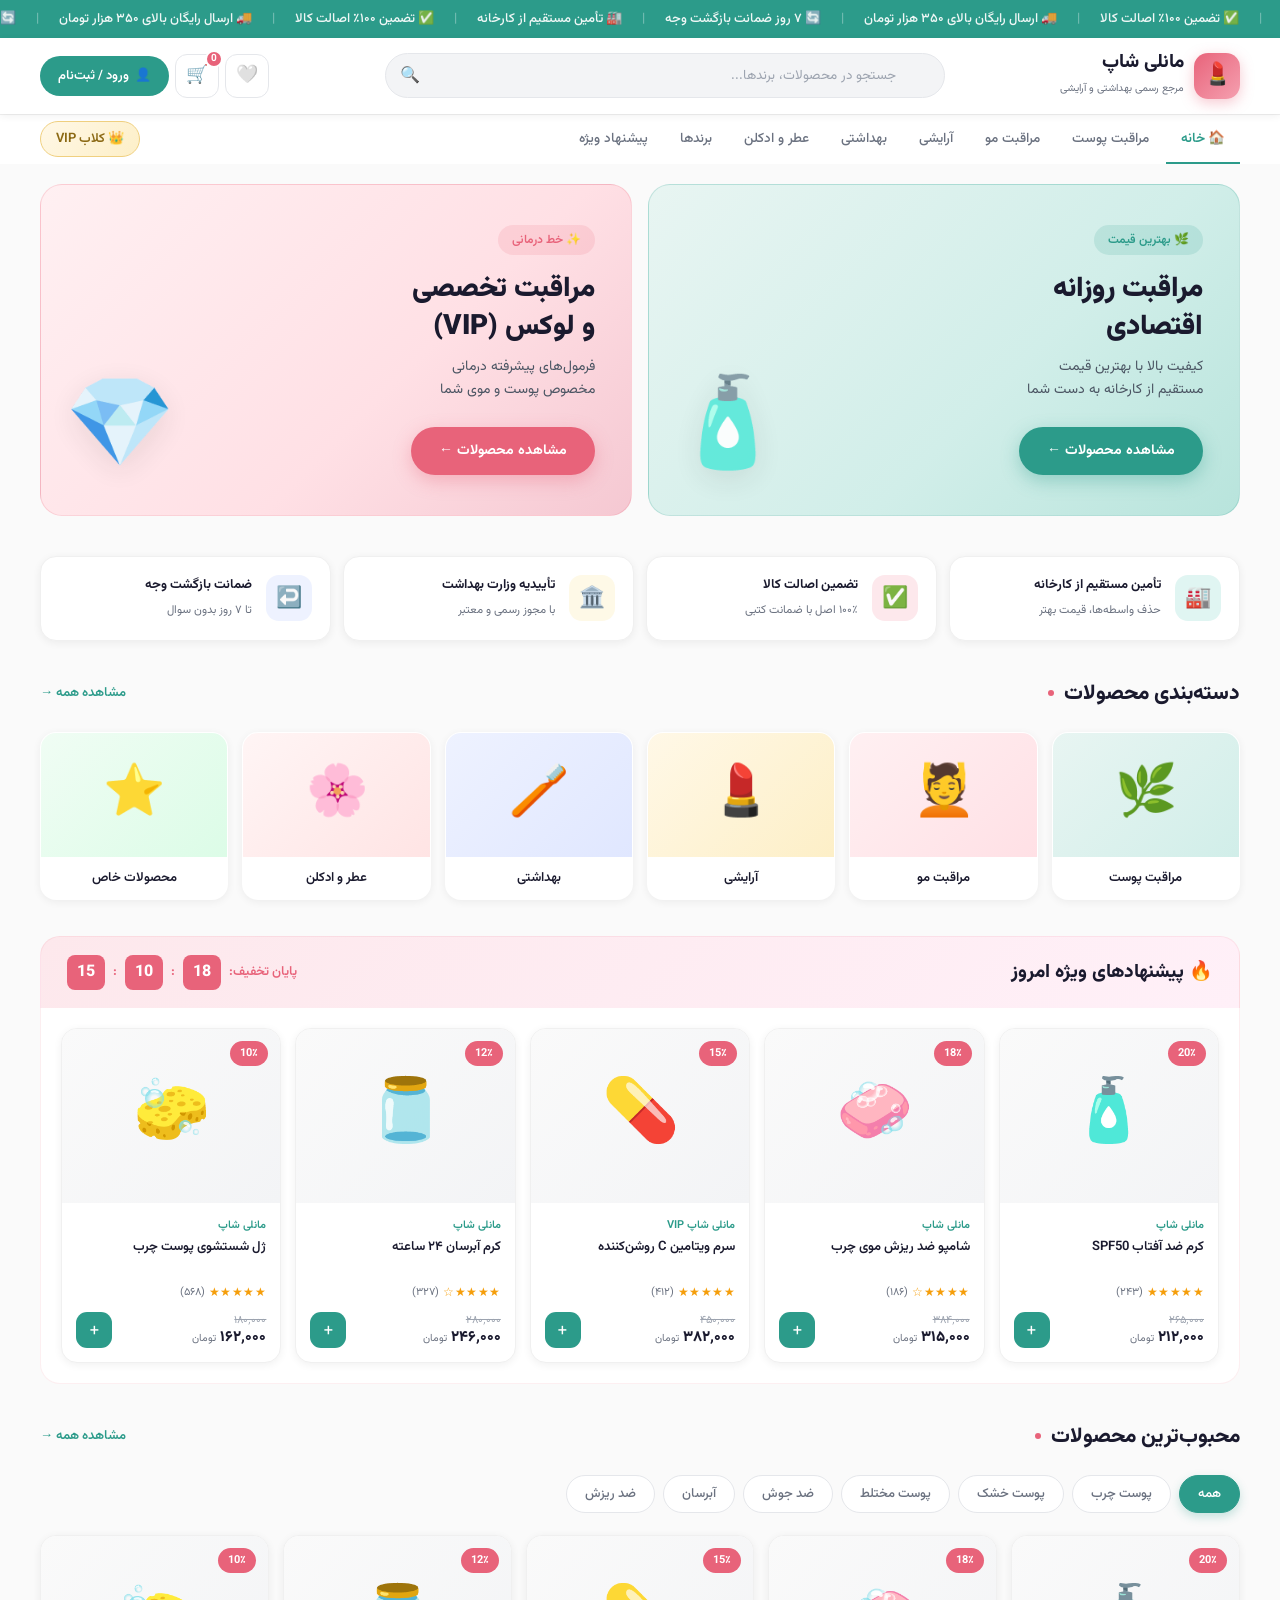
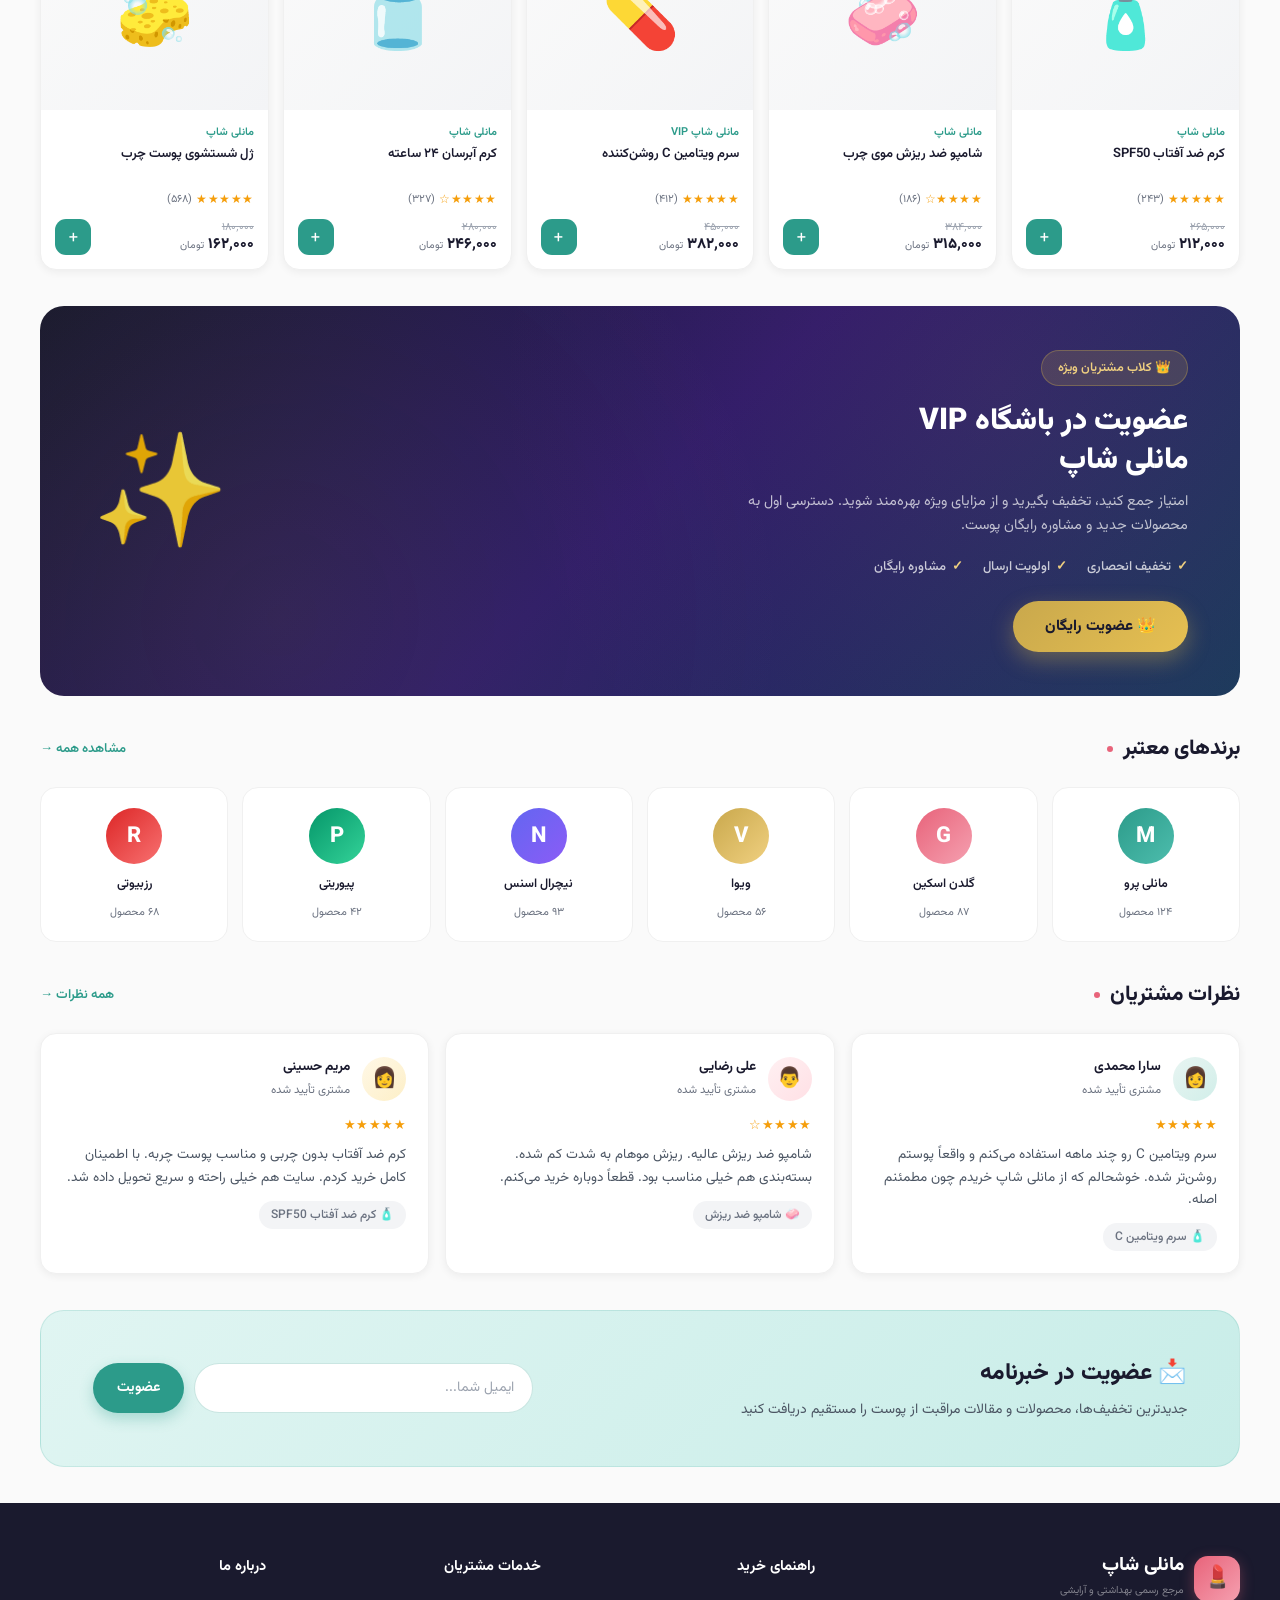
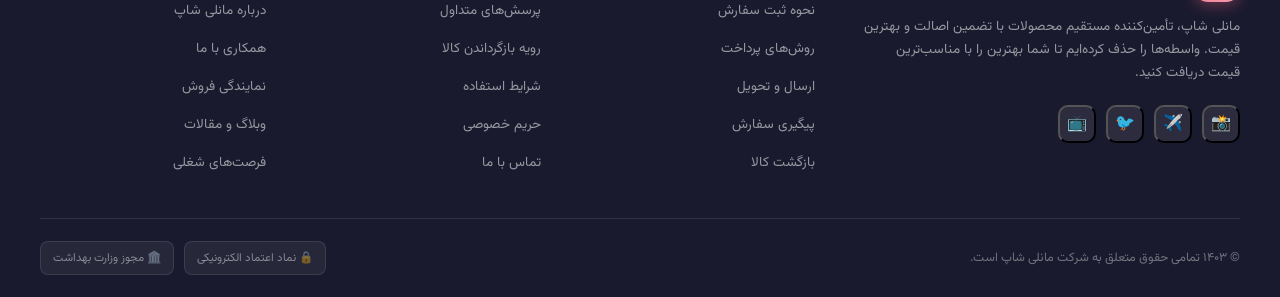
<file: index.html>
<!doctype html>
<html lang="fa" dir="rtl">
  <head>
    <meta charset="UTF-8" />
    <meta name="viewport" content="width=device-width, initial-scale=1.0" />
    <meta
      name="description"
      content="مانلی شاپ - مرجع رسمی محصولات بهداشتی و آرایشی با تضمین اصالت و بهترین قیمت"
    />
    <meta name="theme-color" content="#2C9B8A" />
    <title>مانلی شاپ | مرجع رسمی محصولات بهداشتی و آرایشی</title>
    <link rel="preconnect" href="https://fonts.googleapis.com" />
    <link rel="preconnect" href="https://fonts.gstatic.com" crossorigin />
    <link
      href="https://fonts.googleapis.com/css2?family=Vazirmatn:wght@300;400;500;600;700;800;900&display=swap"
      rel="stylesheet"
    />
    <link rel="stylesheet" href="https://c7n.ir/fonts/sahel/load.css" />
    <link rel="stylesheet" href="style.css" />
  </head>
  <body>
    <!-- TOPBAR -->
    <div class="topbar" aria-label="اطلاعیه‌ها">
      <div class="topbar-inner">
        <span>🏭 تأمین مستقیم از کارخانه</span><span class="sep">|</span>
        <span>✅ تضمین ۱۰۰٪ اصالت کالا</span><span class="sep">|</span>
        <span>🚚 ارسال رایگان بالای ۳۵۰ هزار تومان</span
        ><span class="sep">|</span> <span>🔄 ۷ روز ضمانت بازگشت وجه</span
        ><span class="sep">|</span>
        <!-- duplicate for seamless loop -->
        <span>🏭 تأمین مستقیم از کارخانه</span><span class="sep">|</span>
        <span>✅ تضمین ۱۰۰٪ اصالت کالا</span><span class="sep">|</span>
        <span>🚚 ارسال رایگان بالای ۳۵۰ هزار تومان</span
        ><span class="sep">|</span> <span>🔄 ۷ روز ضمانت بازگشت وجه</span
        ><span class="sep">|</span>
      </div>
    </div>

    <!-- HEADER -->
    <header id="site-header">
      <a class="logo" href="#" aria-label="مانلی شاپ - صفحه اصلی">
        <div class="logo-icon" aria-hidden="true">💄</div>
        <div class="logo-text">
          <strong>مانلی شاپ</strong>
          <small>مرجع رسمی بهداشتی و آرایشی</small>
        </div>
      </a>

      <div class="search-wrap" role="search">
        <input
          id="search-input"
          type="search"
          placeholder="جستجو در محصولات، برندها..."
          autocomplete="off"
          aria-label="جستجو"
        />
        <span class="search-icon" aria-hidden="true">🔍</span>
        <div
          class="search-suggestions"
          id="search-sugg"
          role="listbox"
          aria-label="پیشنهادهای جستجو"
        ></div>
      </div>

      <div class="header-actions">
        <button
          class="btn-icon"
          title="علاقه‌مندی‌ها"
          aria-label="لیست علاقه‌مندی‌ها"
        >
          🤍
        </button>
        <button
          class="btn-icon"
          id="cart-btn"
          title="سبد خرید"
          aria-label="سبد خرید"
          aria-expanded="false"
        >
          🛒
          <span class="badge" id="cart-badge" aria-live="polite">0</span>
        </button>
        <a href="auth.html" class="btn-login" aria-label="ورود یا ثبت‌نام">
          <span>👤</span><span>ورود / ثبت‌نام</span>
        </a>
        <button
          class="btn-icon btn-menu"
          id="menu-btn"
          aria-label="منو"
          aria-expanded="false"
        >
          <span></span><span></span><span></span>
        </button>
      </div>
    </header>

    <!-- MAIN NAV -->
    <nav class="main-nav" role="navigation" aria-label="ناوبری اصلی">
      <div class="nav-item active" tabindex="0">🏠 خانه</div>
      <div class="nav-item" tabindex="0">مراقبت پوست</div>
      <div class="nav-item" tabindex="0">مراقبت مو</div>
      <div class="nav-item" tabindex="0">آرایشی</div>
      <div class="nav-item" tabindex="0">بهداشتی</div>
      <div class="nav-item" tabindex="0">عطر و ادکلن</div>
      <div class="nav-item" tabindex="0">برندها</div>
      <div class="nav-item" tabindex="0">پیشنهاد ویژه</div>
      <div class="nav-vip" tabindex="0" role="link">👑 کلاب VIP</div>
    </nav>

    <!-- HERO -->
    <div class="hero-wrap reveal">
      <div class="hero-card hero-economic">
        <div class="hero-badge">🌿 بهترین قیمت</div>
        <h1 class="hero-title">مراقبت روزانه<br />اقتصادی</h1>
        <p class="hero-sub">
          کیفیت بالا با بهترین قیمت<br />مستقیم از کارخانه به دست شما
        </p>
        <button class="btn-hero btn-teal">مشاهده محصولات ←</button>
        <div class="hero-deco" aria-hidden="true">🧴</div>
      </div>
      <div class="hero-card hero-vip">
        <div class="hero-badge">✨ خط درمانی</div>
        <h1 class="hero-title">مراقبت تخصصی<br />و لوکس (VIP)</h1>
        <p class="hero-sub">
          فرمول‌های پیشرفته درمانی<br />مخصوص پوست و موی شما
        </p>
        <button class="btn-hero btn-rose">مشاهده محصولات ←</button>
        <div class="hero-deco" aria-hidden="true">💎</div>
      </div>
    </div>

    <!-- TRUST SIGNALS -->
    <section class="trust-section" aria-label="نشان‌های اعتماد">
      <div class="trust-grid stagger">
        <div class="trust-card">
          <div class="trust-icon ti-1" aria-hidden="true">🏭</div>
          <div class="trust-info">
            <strong>تأمین مستقیم از کارخانه</strong
            ><span>حذف واسطه‌ها، قیمت بهتر</span>
          </div>
        </div>
        <div class="trust-card">
          <div class="trust-icon ti-2" aria-hidden="true">✅</div>
          <div class="trust-info">
            <strong>تضمین اصالت کالا</strong><span>۱۰۰٪ اصل با ضمانت کتبی</span>
          </div>
        </div>
        <div class="trust-card">
          <div class="trust-icon ti-3" aria-hidden="true">🏛️</div>
          <div class="trust-info">
            <strong>تأییدیه وزارت بهداشت</strong
            ><span>با مجوز رسمی و معتبر</span>
          </div>
        </div>
        <div class="trust-card">
          <div class="trust-icon ti-4" aria-hidden="true">↩️</div>
          <div class="trust-info">
            <strong>ضمانت بازگشت وجه</strong><span>تا ۷ روز بدون سوال</span>
          </div>
        </div>
      </div>
    </section>

    <!-- CATEGORIES -->
    <section class="categories-section reveal">
      <div class="sec-head">
        <h2 class="sec-title">دسته‌بندی محصولات</h2>
        <a href="#" class="see-all">مشاهده همه →</a>
      </div>
      <div class="cat-grid stagger">
        <div class="cat-card" tabindex="0" role="link" aria-label="مراقبت پوست">
          <div class="cat-img ci-1">🌿</div>
          <div class="cat-name">مراقبت پوست</div>
        </div>
        <div class="cat-card" tabindex="0" role="link" aria-label="مراقبت مو">
          <div class="cat-img ci-2">💆</div>
          <div class="cat-name">مراقبت مو</div>
        </div>
        <div class="cat-card" tabindex="0" role="link" aria-label="آرایشی">
          <div class="cat-img ci-3">💄</div>
          <div class="cat-name">آرایشی</div>
        </div>
        <div class="cat-card" tabindex="0" role="link" aria-label="بهداشتی">
          <div class="cat-img ci-4">🪥</div>
          <div class="cat-name">بهداشتی</div>
        </div>
        <div class="cat-card" tabindex="0" role="link" aria-label="عطر و ادکلن">
          <div class="cat-img ci-5">🌸</div>
          <div class="cat-name">عطر و ادکلن</div>
        </div>
        <div class="cat-card" tabindex="0" role="link" aria-label="محصولات خاص">
          <div class="cat-img ci-6">⭐</div>
          <div class="cat-name">محصولات خاص</div>
        </div>
      </div>
    </section>

    <!-- SPECIAL OFFERS -->
    <section class="specials-section reveal">
      <div class="specials-head">
        <div class="specials-title">🔥 پیشنهادهای ویژه امروز</div>
        <div class="countdown" aria-label="زمان باقی‌مانده تا پایان تخفیف">
          <span>پایان تخفیف:</span>
          <div class="cd-box" id="cd-h">--</div>
          <span aria-hidden="true">:</span>
          <div class="cd-box" id="cd-m">--</div>
          <span aria-hidden="true">:</span>
          <div class="cd-box" id="cd-s">--</div>
        </div>
      </div>
      <div class="specials-body">
        <div class="specials-grid stagger" id="specials-grid">
          <!-- Rendered by JS -->
        </div>
      </div>
    </section>

    <!-- FILTER + POPULAR PRODUCTS -->
    <section class="products-section reveal">
      <div class="sec-head">
        <h2 class="sec-title">محبوب‌ترین محصولات</h2>
        <a href="#" class="see-all">مشاهده همه →</a>
      </div>
      <div class="filter-tabs" role="group" aria-label="فیلتر نوع پوست">
        <button class="ftab active" data-filter="all">همه</button>
        <button class="ftab" data-filter="oily">پوست چرب</button>
        <button class="ftab" data-filter="dry">پوست خشک</button>
        <button class="ftab" data-filter="combo">پوست مختلط</button>
        <button class="ftab" data-filter="acne">ضد جوش</button>
        <button class="ftab" data-filter="hydrating">آبرسان</button>
        <button class="ftab" data-filter="hair">ضد ریزش</button>
      </div>
      <div class="products-grid stagger" id="popular-grid">
        <!-- Rendered by JS -->
      </div>
    </section>

    <!-- VIP BANNER -->
    <div class="vip-banner reveal">
      <div class="vip-inner">
        <div class="vip-content">
          <div class="vip-tag">👑 کلاب مشتریان ویژه</div>
          <h2 class="vip-title">عضویت در باشگاه VIP<br />مانلی شاپ</h2>
          <p class="vip-desc">
            امتیاز جمع کنید، تخفیف بگیرید و از مزایای ویژه بهره‌مند شوید. دسترسی
            اول به محصولات جدید و مشاوره رایگان پوست.
          </p>
          <div class="vip-perks">
            <span class="vip-perk">تخفیف انحصاری</span>
            <span class="vip-perk">اولویت ارسال</span>
            <span class="vip-perk">مشاوره رایگان</span>
          </div>
          <button class="btn-vip">👑 عضویت رایگان</button>
        </div>
        <div class="vip-deco" aria-hidden="true">✨</div>
      </div>
    </div>

    <!-- BRANDS -->
    <section class="brands-section reveal">
      <div class="sec-head">
        <h2 class="sec-title">برندهای معتبر</h2>
        <a href="#" class="see-all">مشاهده همه →</a>
      </div>
      <div class="brands-grid stagger">
        <a href="#" class="brand-card"
          ><div
            class="brand-logo"
            style="background: linear-gradient(135deg, #2c9b8a, #4dbdad)"
          >
            M
          </div>
          <div class="brand-name">مانلی پرو</div>
          <div class="brand-count">۱۲۴ محصول</div></a
        >
        <a href="#" class="brand-card"
          ><div
            class="brand-logo"
            style="background: linear-gradient(135deg, #e8637a, #f5a0b0)"
          >
            G
          </div>
          <div class="brand-name">گلدن اسکین</div>
          <div class="brand-count">۸۷ محصول</div></a
        >
        <a href="#" class="brand-card"
          ><div
            class="brand-logo"
            style="background: linear-gradient(135deg, #c9a84c, #f0d080)"
          >
            V
          </div>
          <div class="brand-name">ویوا</div>
          <div class="brand-count">۵۶ محصول</div></a
        >
        <a href="#" class="brand-card"
          ><div
            class="brand-logo"
            style="background: linear-gradient(135deg, #6366f1, #8b5cf6)"
          >
            N
          </div>
          <div class="brand-name">نیچرال اسنس</div>
          <div class="brand-count">۹۳ محصول</div></a
        >
        <a href="#" class="brand-card"
          ><div
            class="brand-logo"
            style="background: linear-gradient(135deg, #059669, #34d399)"
          >
            P
          </div>
          <div class="brand-name">پیوریتی</div>
          <div class="brand-count">۴۲ محصول</div></a
        >
        <a href="#" class="brand-card"
          ><div
            class="brand-logo"
            style="background: linear-gradient(135deg, #dc2626, #f87171)"
          >
            R
          </div>
          <div class="brand-name">رزبیوتی</div>
          <div class="brand-count">۶۸ محصول</div></a
        >
      </div>
    </section>

    <!-- REVIEWS -->
    <section class="reviews-section reveal">
      <div class="sec-head">
        <h2 class="sec-title">نظرات مشتریان</h2>
        <a href="#" class="see-all">همه نظرات →</a>
      </div>
      <div class="reviews-grid stagger">
        <div class="review-card">
          <div class="rev-top">
            <div class="rev-avatar ra-1">👩</div>
            <div class="rev-meta">
              <strong>سارا محمدی</strong><span>مشتری تأیید شده</span>
            </div>
          </div>
          <div class="rev-stars">★★★★★</div>
          <p class="rev-text">
            سرم ویتامین C رو چند ماهه استفاده می‌کنم و واقعاً پوستم روشن‌تر شده.
            خوشحالم که از مانلی شاپ خریدم چون مطمئنم اصله.
          </p>
          <div class="rev-product">🧴 سرم ویتامین C</div>
        </div>
        <div class="review-card">
          <div class="rev-top">
            <div class="rev-avatar ra-2">👨</div>
            <div class="rev-meta">
              <strong>علی رضایی</strong><span>مشتری تأیید شده</span>
            </div>
          </div>
          <div class="rev-stars">★★★★☆</div>
          <p class="rev-text">
            شامپو ضد ریزش عالیه. ریزش موهام به شدت کم شده. بسته‌بندی هم خیلی
            مناسب بود. قطعاً دوباره خرید می‌کنم.
          </p>
          <div class="rev-product">🧼 شامپو ضد ریزش</div>
        </div>
        <div class="review-card">
          <div class="rev-top">
            <div class="rev-avatar ra-3">👩</div>
            <div class="rev-meta">
              <strong>مریم حسینی</strong><span>مشتری تأیید شده</span>
            </div>
          </div>
          <div class="rev-stars">★★★★★</div>
          <p class="rev-text">
            کرم ضد آفتاب بدون چربی و مناسب پوست چربه. با اطمینان کامل خرید کردم.
            سایت هم خیلی راحته و سریع تحویل داده شد.
          </p>
          <div class="rev-product">🧴 کرم ضد آفتاب SPF50</div>
        </div>
      </div>
    </section>

    <!-- NEWSLETTER -->
    <section class="newsletter-section reveal">
      <div class="nl-inner">
        <div class="nl-text">
          <h3>📩 عضویت در خبرنامه</h3>
          <p>
            جدیدترین تخفیف‌ها، محصولات و مقالات مراقبت از پوست را مستقیم دریافت
            کنید
          </p>
        </div>
        <div class="nl-form" role="form" aria-label="فرم خبرنامه">
          <input
            type="email"
            id="nl-email"
            placeholder="ایمیل شما..."
            aria-label="آدرس ایمیل"
          />
          <button class="btn-sub" id="nl-btn">عضویت</button>
        </div>
      </div>
    </section>

    <!-- FOOTER -->
    <footer role="contentinfo">
      <div class="footer-grid">
        <div class="footer-brand">
          <a class="logo" href="#" aria-label="مانلی شاپ">
            <div class="logo-icon" aria-hidden="true">💄</div>
            <div class="logo-text">
              <strong>مانلی شاپ</strong
              ><small>مرجع رسمی بهداشتی و آرایشی</small>
            </div>
          </a>
          <p class="footer-desc">
            مانلی شاپ، تأمین‌کننده مستقیم محصولات با تضمین اصالت و بهترین قیمت.
            واسطه‌ها را حذف کرده‌ایم تا شما بهترین را با مناسب‌ترین قیمت دریافت
            کنید.
          </p>
          <div class="f-socials">
            <button class="social-btn" aria-label="اینستاگرام">📸</button>
            <button class="social-btn" aria-label="تلگرام">✈️</button>
            <button class="social-btn" aria-label="توییتر">🐦</button>
            <button class="social-btn" aria-label="یوتیوب">📺</button>
          </div>
        </div>
        <div class="footer-col">
          <h4>راهنمای خرید</h4>
          <ul class="footer-links">
            <li><a href="#">نحوه ثبت سفارش</a></li>
            <li><a href="#">روش‌های پرداخت</a></li>
            <li><a href="#">ارسال و تحویل</a></li>
            <li><a href="#">پیگیری سفارش</a></li>
            <li><a href="#">بازگشت کالا</a></li>
          </ul>
        </div>
        <div class="footer-col">
          <h4>خدمات مشتریان</h4>
          <ul class="footer-links">
            <li><a href="#">پرسش‌های متداول</a></li>
            <li><a href="#">رویه بازگرداندن کالا</a></li>
            <li><a href="#">شرایط استفاده</a></li>
            <li><a href="#">حریم خصوصی</a></li>
            <li><a href="#">تماس با ما</a></li>
          </ul>
        </div>
        <div class="footer-col">
          <h4>درباره ما</h4>
          <ul class="footer-links">
            <li><a href="#">درباره مانلی شاپ</a></li>
            <li><a href="#">همکاری با ما</a></li>
            <li><a href="#">نمایندگی فروش</a></li>
            <li><a href="#">وبلاگ و مقالات</a></li>
            <li><a href="#">فرصت‌های شغلی</a></li>
          </ul>
        </div>
      </div>
      <div class="footer-bottom">
        <span>© ۱۴۰۳ تمامی حقوق متعلق به شرکت مانلی شاپ است.</span>
        <div class="trust-logos">
          <div class="tl">🔒 نماد اعتماد الکترونیکی</div>
          <div class="tl">🏛️ مجوز وزارت بهداشت</div>
        </div>
      </div>
    </footer>

    <!-- MOBILE BOTTOM NAV -->
    <nav class="sticky-mob" role="navigation" aria-label="ناوبری موبایل">
      <button class="mob-nav-btn active">
        <span class="mbn-icon">🏠</span><span class="mbn-label">خانه</span>
      </button>
      <button class="mob-nav-btn">
        <span class="mbn-icon">🔍</span><span class="mbn-label">جستجو</span>
      </button>
      <button class="mob-nav-btn" id="mob-cart-btn">
        <span class="mbn-icon">🛒</span><span class="mbn-label">سبد</span>
      </button>
      <button class="mob-nav-btn">
        <span class="mbn-icon">🤍</span><span class="mbn-label">علاقه</span>
      </button>
      <button class="mob-nav-btn">
        <span class="mbn-icon">👤</span><span class="mbn-label">حساب</span>
      </button>
    </nav>

    <!-- CART DRAWER -->
    <div
      class="cart-overlay"
      id="cart-overlay"
      role="dialog"
      aria-modal="true"
      aria-label="سبد خرید"
    ></div>
    <div class="cart-drawer" id="cart-drawer">
      <div class="cart-header">
        <strong>🛒 سبد خرید</strong>
        <button
          class="btn-close-cart"
          id="close-cart"
          aria-label="بستن سبد خرید"
        >
          ✕
        </button>
      </div>
      <div class="cart-body" id="cart-body">
        <div class="cart-empty">
          <div class="cart-empty-icon">🛒</div>
          <h3>سبد خرید شما خالی است</h3>
          <p>محصولات مورد نظر خود را به سبد اضافه کنید</p>
        </div>
      </div>
      <div class="cart-footer" id="cart-footer" style="display: none">
        <div class="cart-total">
          <span>مجموع سبد خرید:</span>
          <strong id="cart-total-price">۰ تومان</strong>
        </div>
        <button class="btn-checkout">ادامه و پرداخت →</button>
      </div>
    </div>

    <!-- MOBILE NAV DRAWER -->
    <div class="mobile-nav-overlay" id="mob-overlay"></div>
    <div
      class="mobile-nav-drawer"
      id="mob-drawer"
      role="dialog"
      aria-modal="true"
      aria-label="منو"
    >
      <div class="mobile-nav-header">
        <strong>منوی اصلی</strong>
        <button class="btn-close-drawer" id="close-mob" aria-label="بستن منو">
          ✕
        </button>
      </div>
      <div class="mobile-nav-links">
        <div class="mobile-nav-link"><span class="mni">🏠</span> خانه</div>
        <div class="mobile-nav-link">
          <span class="mni">🌿</span> مراقبت پوست
        </div>
        <div class="mobile-nav-link"><span class="mni">💆</span> مراقبت مو</div>
        <div class="mobile-nav-link"><span class="mni">💄</span> آرایشی</div>
        <div class="mobile-nav-link"><span class="mni">🪥</span> بهداشتی</div>
        <div class="mobile-nav-link">
          <span class="mni">🌸</span> عطر و ادکلن
        </div>
        <div class="mobile-nav-link"><span class="mni">🏷️</span> برندها</div>
        <div class="mobile-nav-link">
          <span class="mni">🔥</span> پیشنهاد ویژه
        </div>
        <div class="mobile-nav-link"><span class="mni">👑</span> کلاب VIP</div>
        <div class="mobile-nav-link">
          <span class="mni">👤</span> ورود / ثبت‌نام
        </div>
      </div>
    </div>

    <!-- TOAST CONTAINER -->
    <div
      class="toast-container"
      id="toast-container"
      role="status"
      aria-live="polite"
    ></div>

    <script>
      /* =========================================================
   DATA
   ========================================================= */
      const PRODUCTS = [
        {
          id: 1,
          name: "کرم ضد آفتاب SPF50",
          brand: "مانلی شاپ",
          icon: "🧴",
          price: 212000,
          oldPrice: 265000,
          discount: 20,
          stars: 5,
          reviews: 243,
          tags: ["oily", "dry", "combo"],
          isNew: false,
        },
        {
          id: 2,
          name: "شامپو ضد ریزش موی چرب",
          brand: "مانلی شاپ",
          icon: "🧼",
          price: 315000,
          oldPrice: 384000,
          discount: 18,
          stars: 4,
          reviews: 186,
          tags: ["hair", "oily"],
          isNew: false,
        },
        {
          id: 3,
          name: "سرم ویتامین C روشن‌کننده",
          brand: "مانلی شاپ VIP",
          icon: "💊",
          price: 382000,
          oldPrice: 450000,
          discount: 15,
          stars: 5,
          reviews: 412,
          tags: ["dry", "combo"],
          isNew: false,
        },
        {
          id: 4,
          name: "کرم آبرسان ۲۴ ساعته",
          brand: "مانلی شاپ",
          icon: "🫙",
          price: 246000,
          oldPrice: 280000,
          discount: 12,
          stars: 4,
          reviews: 327,
          tags: ["hydrating", "dry"],
          isNew: false,
        },
        {
          id: 5,
          name: "ژل شستشوی پوست چرب",
          brand: "مانلی شاپ",
          icon: "🧽",
          price: 162000,
          oldPrice: 180000,
          discount: 10,
          stars: 5,
          reviews: 568,
          tags: ["oily", "acne"],
          isNew: false,
        },
        {
          id: 6,
          name: "سرم ضد پیری هیالورونیک",
          brand: "مانلی شاپ VIP",
          icon: "🌺",
          price: 548000,
          oldPrice: null,
          discount: 0,
          stars: 5,
          reviews: 782,
          tags: ["hydrating", "dry"],
          isNew: true,
        },
        {
          id: 7,
          name: "لوسیون بدن مرطوب‌کننده",
          brand: "مانلی شاپ",
          icon: "🧴",
          price: 165000,
          oldPrice: 220000,
          discount: 25,
          stars: 4,
          reviews: 435,
          tags: ["dry", "hydrating"],
          isNew: false,
        },
        {
          id: 8,
          name: "فوم شستشوی ملایم",
          brand: "مانلی شاپ",
          icon: "🫧",
          price: 136000,
          oldPrice: 195000,
          discount: 30,
          stars: 4,
          reviews: 614,
          tags: ["combo", "acne"],
          isNew: false,
        },
        {
          id: 9,
          name: "کرم شب بازسازی پوست",
          brand: "مانلی شاپ VIP",
          icon: "🌙",
          price: 420000,
          oldPrice: null,
          discount: 0,
          stars: 5,
          reviews: 521,
          tags: ["dry", "hydrating"],
          isNew: true,
        },
        {
          id: 10,
          name: "روغن ناخن تقویت‌کننده",
          brand: "مانلی شاپ",
          icon: "💅",
          price: 138000,
          oldPrice: null,
          discount: 0,
          stars: 5,
          reviews: 298,
          tags: ["all"],
          isNew: false,
        },
      ];

      const SEARCH_SUGGESTIONS = [
        { icon: "🧴", text: "کرم ضد آفتاب" },
        { icon: "💊", text: "سرم ویتامین C" },
        { icon: "🧼", text: "شامپو ضد ریزش" },
        { icon: "🫙", text: "کرم آبرسان" },
        { icon: "🌸", text: "عطر زنانه" },
        { icon: "🧽", text: "ژل پاک‌کننده صورت" },
        { icon: "🌿", text: "محصولات ارگانیک" },
      ];

      /* =========================================================
   CART STATE
   ========================================================= */
      let cart = [];

      function cartTotal() {
        return cart.reduce((s, i) => s + i.price * i.qty, 0);
      }
      function cartCount() {
        return cart.reduce((s, i) => s + i.qty, 0);
      }
      function updateBadge() {
        const b = document.getElementById("cart-badge");
        const n = cartCount();
        b.textContent = n;
        b.classList.toggle("bump", false);
        void b.offsetWidth;
        b.classList.add("bump");
        setTimeout(() => b.classList.remove("bump"), 350);
      }

      function addToCart(product) {
        const existing = cart.find((i) => i.id === product.id);
        if (existing) {
          existing.qty++;
        } else {
          cart.push({ ...product, qty: 1 });
        }
        updateBadge();
        renderCart();
        showToast(`✅ ${product.name} به سبد اضافه شد`);
      }

      function removeFromCart(id) {
        cart = cart.filter((i) => i.id !== id);
        updateBadge();
        renderCart();
      }
      function changeQty(id, delta) {
        const item = cart.find((i) => i.id === id);
        if (!item) return;
        item.qty += delta;
        if (item.qty <= 0) removeFromCart(id);
        else {
          updateBadge();
          renderCart();
        }
      }

      function formatPrice(n) {
        return n.toLocaleString("fa-IR") + " تومان";
      }

      function renderCart() {
        const body = document.getElementById("cart-body");
        const footer = document.getElementById("cart-footer");
        const totalEl = document.getElementById("cart-total-price");
        if (!cart.length) {
          body.innerHTML = `<div class="cart-empty"><div class="cart-empty-icon">🛒</div><h3>سبد خرید خالی است</h3><p>محصولات مورد نظر را به سبد اضافه کنید</p></div>`;
          footer.style.display = "none";
          return;
        }
        footer.style.display = "block";
        totalEl.textContent = formatPrice(cartTotal());
        body.innerHTML = cart
          .map(
            (item) => `
    <div class="cart-item" data-id="${item.id}">
      <div class="cart-item-img">${item.icon}</div>
      <div class="cart-item-info">
        <div class="cart-item-name">${item.name}</div>
        <div class="cart-item-price">${formatPrice(item.price)}</div>
        <div class="cart-item-qty">
          <button class="qty-btn" onclick="changeQty(${item.id},-1)" aria-label="کاهش تعداد">−</button>
          <span class="qty-num">${item.qty}</span>
          <button class="qty-btn" onclick="changeQty(${item.id},1)" aria-label="افزایش تعداد">+</button>
          <button class="cart-item-del" onclick="removeFromCart(${item.id})" aria-label="حذف">🗑</button>
        </div>
      </div>
    </div>
  `,
          )
          .join("");
      }

      /* =========================================================
   PRODUCT CARD RENDERER
   ========================================================= */
      function buildCard(p) {
        const discBadge = p.discount
          ? `<div class="pd-badge">${p.discount}٪</div>`
          : p.isNew
            ? `<div class="pd-badge new">جدید</div>`
            : "";
        const oldPrice = p.oldPrice
          ? `<span class="p-old">${p.oldPrice.toLocaleString("fa-IR")}</span>`
          : "";
        const starsHtml = "★".repeat(p.stars) + "☆".repeat(5 - p.stars);
        return `
    <div class="product-card" data-id="${p.id}">
      ${discBadge}
      <button class="pd-wish" aria-label="افزودن به علاقه‌مندی‌ها" onclick="toggleWish(this,event)">🤍</button>
      <div class="pd-img">${p.icon}</div>
      <div class="pd-info">
        <div class="pd-brand">${p.brand}</div>
        <div class="pd-name">${p.name}</div>
        <div class="pd-stars">
          <span class="stars">${starsHtml}</span>
          <span class="rc">(${p.reviews.toLocaleString("fa-IR")})</span>
        </div>
        <div class="pd-row">
          <div class="price-group">
            ${oldPrice}
            <span class="p-new">${p.price.toLocaleString("fa-IR")} <span class="p-unit">تومان</span></span>
          </div>
          <button class="btn-add" onclick="handleAddToCart(${p.id},this,event)" aria-label="افزودن به سبد خرید">+</button>
        </div>
      </div>
    </div>`;
      }

      function handleAddToCart(id, btn, e) {
        e.stopPropagation();
        const p = PRODUCTS.find((p) => p.id === id);
        if (!p) return;
        btn.classList.remove("added");
        void btn.offsetWidth;
        btn.classList.add("added");
        setTimeout(() => btn.classList.remove("added"), 400);
        addToCart(p);
      }
      function toggleWish(btn, e) {
        e.stopPropagation();
        const liked = btn.textContent === "❤️";
        btn.textContent = liked ? "🤍" : "❤️";
        btn.classList.toggle("liked", !liked);
        showToast(
          liked ? "💔 از علاقه‌مندی‌ها حذف شد" : "❤️ به علاقه‌مندی‌ها اضافه شد",
        );
      }

      /* =========================================================
   RENDER GRIDS
   ========================================================= */
      function renderSpecials() {
        const grid = document.getElementById("specials-grid");
        if (!grid) return;
        const specials = PRODUCTS.filter((p) => p.discount > 0).slice(0, 5);
        grid.innerHTML = specials.map(buildCard).join("");
      }

      function renderPopular(filter = "all") {
        const grid = document.getElementById("popular-grid");
        if (!grid) return;
        const filtered =
          filter === "all"
            ? PRODUCTS
            : PRODUCTS.filter(
                (p) => p.tags.includes(filter) || p.tags.includes("all"),
              );
        grid.innerHTML = filtered.slice(0, 5).map(buildCard).join("");
        // re-trigger stagger
        grid.classList.remove("visible");
        void grid.offsetWidth;
        grid.classList.add("visible");
      }

      /* =========================================================
   COUNTDOWN TIMER
   ========================================================= */
      let prevSec = -1;
      function updateTimer() {
        const now = new Date();
        const end = new Date(now);
        end.setHours(23, 59, 59, 999);
        const diff = end - now;
        const h = Math.floor(diff / 3600000);
        const m = Math.floor((diff % 3600000) / 60000);
        const s = Math.floor((diff % 60000) / 1000);
        const hEl = document.getElementById("cd-h");
        const mEl = document.getElementById("cd-m");
        const sEl = document.getElementById("cd-s");
        if (!hEl) return;
        hEl.textContent = String(h).padStart(2, "0");
        mEl.textContent = String(m).padStart(2, "0");
        sEl.textContent = String(s).padStart(2, "0");
        if (s !== prevSec) {
          sEl.classList.remove("tick");
          void sEl.offsetWidth;
          sEl.classList.add("tick");
          if (s === 59) {
            mEl.classList.remove("tick");
            void mEl.offsetWidth;
            mEl.classList.add("tick");
          }
          prevSec = s;
        }
      }
      updateTimer();
      setInterval(updateTimer, 1000);

      /* =========================================================
   TOAST
   ========================================================= */
      function showToast(msg, duration = 2800) {
        const container = document.getElementById("toast-container");
        const el = document.createElement("div");
        el.className = "toast";
        el.textContent = msg;
        container.appendChild(el);
        setTimeout(() => {
          el.classList.add("removing");
          setTimeout(() => el.remove(), 350);
        }, duration);
      }

      /* =========================================================
   SEARCH SUGGESTIONS
   ========================================================= */
      const searchInput = document.getElementById("search-input");
      const sugg = document.getElementById("search-sugg");

      searchInput &&
        searchInput.addEventListener("input", () => {
          const q = searchInput.value.trim();
          if (!q) {
            sugg.classList.remove("open");
            return;
          }
          const matches = SEARCH_SUGGESTIONS.filter(
            (s) => s.text.includes(q) || q.length < 2,
          );
          if (!matches.length) {
            sugg.classList.remove("open");
            return;
          }
          sugg.innerHTML = matches
            .slice(0, 6)
            .map(
              (s) => `
    <div class="suggestion-item" role="option" tabindex="0">
      <span class="si-icon">${s.icon}</span>${s.text}
    </div>`,
            )
            .join("");
          sugg.classList.add("open");
        });
      document.addEventListener("click", (e) => {
        if (!e.target.closest(".search-wrap")) sugg.classList.remove("open");
      });
      sugg &&
        sugg.addEventListener("click", (e) => {
          const item = e.target.closest(".suggestion-item");
          if (item) {
            searchInput.value = item.textContent.trim();
            sugg.classList.remove("open");
          }
        });

      /* =========================================================
   FILTER TABS
   ========================================================= */
      document.querySelectorAll(".ftab").forEach((tab) => {
        tab.addEventListener("click", () => {
          document
            .querySelectorAll(".ftab")
            .forEach((t) => t.classList.remove("active"));
          tab.classList.add("active");
          renderPopular(tab.dataset.filter || "all");
        });
      });

      /* =========================================================
   CART DRAWER
   ========================================================= */
      function openCart() {
        document.getElementById("cart-drawer").classList.add("open");
        document.getElementById("cart-overlay").classList.add("open");
        document.getElementById("cart-btn") &&
          document
            .getElementById("cart-btn")
            .setAttribute("aria-expanded", "true");
        document.body.style.overflow = "hidden";
      }
      function closeCart() {
        document.getElementById("cart-drawer").classList.remove("open");
        document.getElementById("cart-overlay").classList.remove("open");
        document.getElementById("cart-btn") &&
          document
            .getElementById("cart-btn")
            .setAttribute("aria-expanded", "false");
        document.body.style.overflow = "";
      }
      document.getElementById("cart-btn") &&
        document.getElementById("cart-btn").addEventListener("click", openCart);
      document.getElementById("mob-cart-btn") &&
        document
          .getElementById("mob-cart-btn")
          .addEventListener("click", openCart);
      document.getElementById("close-cart") &&
        document
          .getElementById("close-cart")
          .addEventListener("click", closeCart);
      document.getElementById("cart-overlay") &&
        document
          .getElementById("cart-overlay")
          .addEventListener("click", closeCart);

      /* =========================================================
   MOBILE NAV DRAWER
   ========================================================= */
      function openMobNav() {
        document.getElementById("mob-drawer").classList.add("open");
        document.getElementById("mob-overlay").classList.add("open");
        document.getElementById("menu-btn") &&
          document
            .getElementById("menu-btn")
            .setAttribute("aria-expanded", "true");
        document.body.style.overflow = "hidden";
      }
      function closeMobNav() {
        document.getElementById("mob-drawer").classList.remove("open");
        document.getElementById("mob-overlay").classList.remove("open");
        document.getElementById("menu-btn") &&
          document
            .getElementById("menu-btn")
            .setAttribute("aria-expanded", "false");
        document.body.style.overflow = "";
      }
      document.getElementById("menu-btn") &&
        document
          .getElementById("menu-btn")
          .addEventListener("click", openMobNav);
      document.getElementById("close-mob") &&
        document
          .getElementById("close-mob")
          .addEventListener("click", closeMobNav);
      document.getElementById("mob-overlay") &&
        document
          .getElementById("mob-overlay")
          .addEventListener("click", closeMobNav);

      /* Keyboard ESC closes drawers */
      document.addEventListener("keydown", (e) => {
        if (e.key === "Escape") {
          closeCart();
          closeMobNav();
        }
      });

      /* =========================================================
   NAV ITEMS CLICK
   ========================================================= */
      document.querySelectorAll(".nav-item").forEach((item) => {
        item.addEventListener("click", () => {
          document
            .querySelectorAll(".nav-item")
            .forEach((n) => n.classList.remove("active"));
          item.classList.add("active");
        });
      });

      /* Mobile bottom nav active */
      document.querySelectorAll(".mob-nav-btn").forEach((btn) => {
        btn.addEventListener("click", () => {
          document
            .querySelectorAll(".mob-nav-btn")
            .forEach((b) => b.classList.remove("active"));
          btn.classList.add("active");
        });
      });

      /* =========================================================
   SCROLL: HEADER SHADOW + REVEAL ANIMATIONS
   ========================================================= */
      const header = document.getElementById("site-header");
      const observer = new IntersectionObserver(
        (entries) => {
          entries.forEach((entry) => {
            if (entry.isIntersecting) {
              entry.target.classList.add("visible");
              observer.unobserve(entry.target);
            }
          });
        },
        { threshold: 0.1, rootMargin: "0px 0px -40px 0px" },
      );

      document
        .querySelectorAll(".reveal,.reveal-left,.stagger")
        .forEach((el) => observer.observe(el));

      window.addEventListener(
        "scroll",
        () => {
          if (header) header.classList.toggle("scrolled", window.scrollY > 10);
        },
        { passive: true },
      );

      /* =========================================================
   NEWSLETTER
   ========================================================= */
      document.getElementById("nl-btn") &&
        document.getElementById("nl-btn").addEventListener("click", () => {
          const email = document.getElementById("nl-email");
          if (!email || !email.value.trim()) {
            showToast("⚠️ لطفاً ایمیل خود را وارد کنید");
            return;
          }
          showToast("✅ با موفقیت در خبرنامه عضو شدید!");
          email.value = "";
        });

      /* =========================================================
   INIT
   ========================================================= */
      renderSpecials();
      renderPopular();
      renderCart();
      updateBadge();
    </script>
  </body>
</html>
</file>
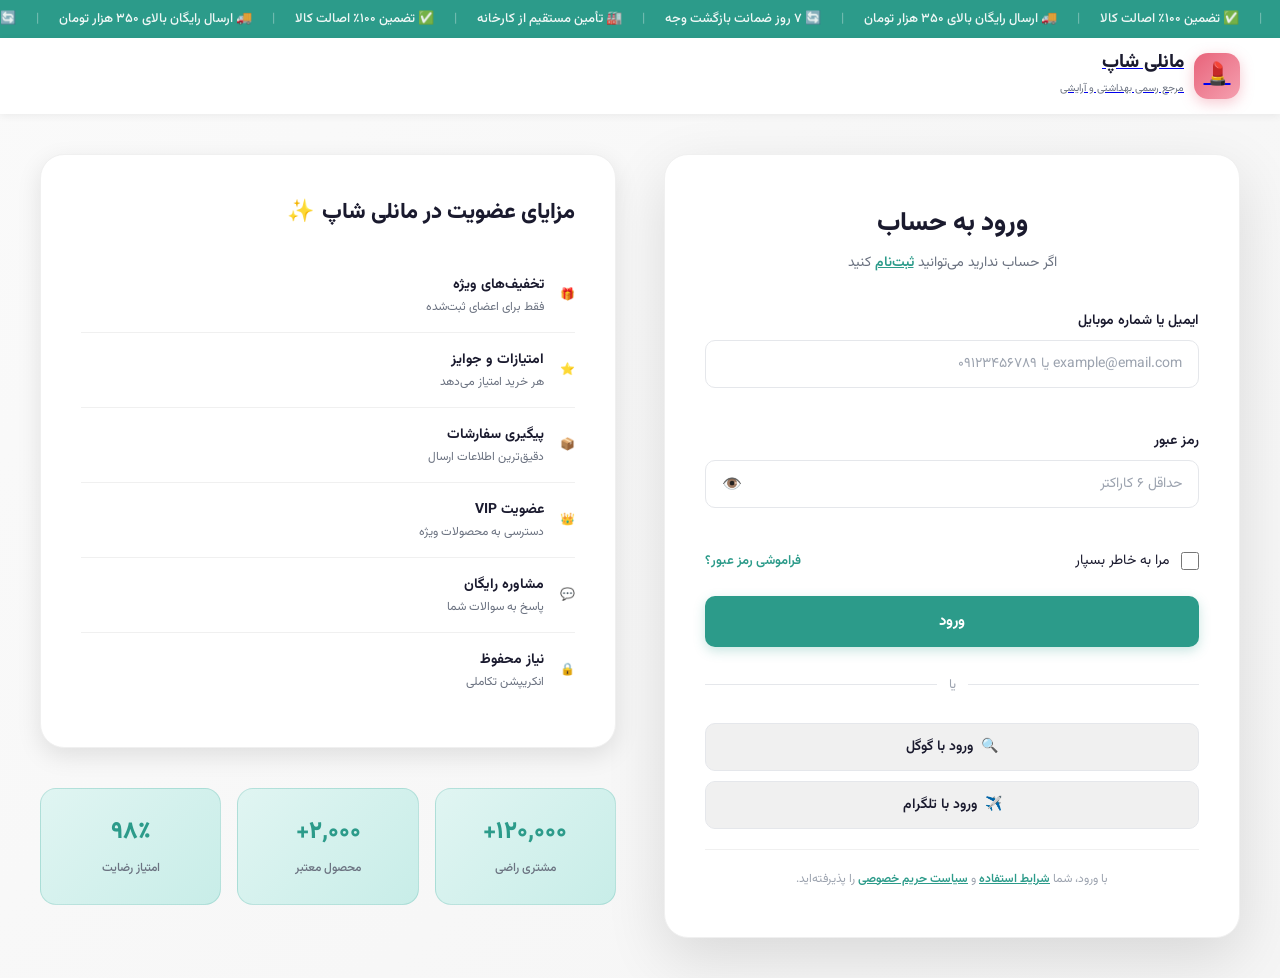
<file: Admin.html>
<!doctype html>
<html lang="fa" dir="rtl">
  <head>
    <!-- ═══════════════════════════════════════
       متا تگ‌های پایه — برای سئو و نمایش صحیح
       ═══════════════════════════════════════ -->
    <meta charset="UTF-8" />
    <meta name="viewport" content="width=device-width, initial-scale=1.0" />
    <meta http-equiv="X-UA-Compatible" content="IE=edge" />

    <!-- ═══════════════════════════════════════
       متا تگ‌های سئو — الزامی برای هر صفحه
       ═══════════════════════════════════════ -->
    <title>داشبورد مدیریت — مانلی شاپ</title>
    <meta
      name="description"
      content="پنل مدیریت مانلی شاپ — مدیریت محصولات، سفارشات، کاربران و تحلیل‌ها"
    />
    <meta name="keywords" content="داشبورد مدیریت، پنل ادمین، مانلی شاپ" />
    <meta name="author" content="مانلی شاپ" />
    <meta name="robots" content="noindex, nofollow" />

    <!-- ═══════════════════════════════════════
       فایکون‌ها
       ═══════════════════════════════════════ -->
    <link rel="icon" type="image/png" href="assets/favicon.png" />

    <!-- ═══════════════════════════════════════
       تنها فایل CSS خارجی — هیچ استایل دیگری مجاز نیست
       ═══════════════════════════════════════ -->
    <link rel="stylesheet" href="admin.css" />
  </head>
  <body>
    <!-- ═══════════════════════════════════════
       لایه اصلی داشبورد
       ═══════════════════════════════════════ -->
    <div class="dashboard-layout">
      <!-- ═══════════════════════════════════════
         سایدبار ناوبری
         ═══════════════════════════════════════ -->
      <aside
        class="sidebar"
        role="navigation"
        aria-label="منوی مدیریت"
        id="sidebar"
      >
        <!-- ═══════════════════════════════════════
           هدر سایدبار — لوگو
           ═══════════════════════════════════════ -->
        <div class="sidebar-header">
          <a href="index.html" class="logo" aria-label="مانلی شاپ — صفحه اصلی">
            <div class="logo-icon" aria-hidden="true">💄</div>
            <div class="logo-text">
              <strong>مانلی شاپ</strong>
              <small>پنل مدیریت</small>
            </div>
          </a>
          <button
            class="btn-close-sidebar"
            id="close-sidebar"
            aria-label="بستن منو"
          >
            <span aria-hidden="true">✕</span>
          </button>
        </div>

        <!-- ═══════════════════════════════════════
           منوی اصلی سایدبار
           ═══════════════════════════════════════ -->
        <nav class="sidebar-nav" aria-label="ناوبری اصلی">
          <div class="nav-section">
            <span class="nav-label">نمای کلی</span>
            <ul class="nav-list">
              <li>
                <a href="#" class="nav-link active" aria-current="page">
                  <span class="nav-icon" aria-hidden="true">📊</span>
                  <span class="nav-text">داشبورد</span>
                  <span class="nav-badge">جدید</span>
                </a>
              </li>
              <li>
                <a href="#" class="nav-link">
                  <span class="nav-icon" aria-hidden="true">📈</span>
                  <span class="nav-text">تحلیل‌ها</span>
                </a>
              </li>
              <li>
                <a href="#" class="nav-link">
                  <span class="nav-icon" aria-hidden="true">🔔</span>
                  <span class="nav-text">اعلانات</span>
                  <span class="nav-badge alert">۱۲</span>
                </a>
              </li>
            </ul>
          </div>

          <div class="nav-section">
            <span class="nav-label">مدیریت فروش</span>
            <ul class="nav-list">
              <li>
                <a href="#" class="nav-link">
                  <span class="nav-icon" aria-hidden="true">📦</span>
                  <span class="nav-text">محصولات</span>
                </a>
              </li>
              <li>
                <a href="#" class="nav-link">
                  <span class="nav-icon" aria-hidden="true">🛒</span>
                  <span class="nav-text">سفارشات</span>
                  <span class="nav-badge">۲۴۵</span>
                </a>
              </li>
              <li>
                <a href="#" class="nav-link">
                  <span class="nav-icon" aria-hidden="true">🏷️</span>
                  <span class="nav-text">تخفیف‌ها</span>
                </a>
              </li>
              <li>
                <a href="#" class="nav-link">
                  <span class="nav-icon" aria-hidden="true">📋</span>
                  <span class="nav-text">برندها</span>
                </a>
              </li>
            </ul>
          </div>

          <div class="nav-section">
            <span class="nav-label">مدیریت کاربران</span>
            <ul class="nav-list">
              <li>
                <a href="#" class="nav-link">
                  <span class="nav-icon" aria-hidden="true">👥</span>
                  <span class="nav-text">مشتریان</span>
                </a>
              </li>
              <li>
                <a href="#" class="nav-link">
                  <span class="nav-icon" aria-hidden="true">👑</span>
                  <span class="nav-text">اعضای VIP</span>
                </a>
              </li>
              <li>
                <a href="#" class="nav-link">
                  <span class="nav-icon" aria-hidden="true">💬</span>
                  <span class="nav-text">نظرات</span>
                </a>
              </li>
            </ul>
          </div>

          <div class="nav-section">
            <span class="nav-label">تنظیمات</span>
            <ul class="nav-list">
              <li>
                <a href="#" class="nav-link">
                  <span class="nav-icon" aria-hidden="true">⚙️</span>
                  <span class="nav-text">تنظیمات سایت</span>
                </a>
              </li>
              <li>
                <a href="#" class="nav-link">
                  <span class="nav-icon" aria-hidden="true">🔐</span>
                  <span class="nav-text">مدیریت دسترسی</span>
                </a>
              </li>
              <li>
                <a href="#" class="nav-link">
                  <span class="nav-icon" aria-hidden="true">📄</span>
                  <span class="nav-text">گزارش‌ها</span>
                </a>
              </li>
            </ul>
          </div>
        </nav>

        <!-- ═══════════════════════════════════════
           پروفایل ادمین در انتهای سایدبار
           ═══════════════════════════════════════ -->
        <div class="sidebar-footer">
          <div class="admin-profile">
            <div class="admin-avatar" aria-hidden="true">👨‍💼</div>
            <div class="admin-info">
              <strong>مدیر سیستم</strong>
              <span>admin@manli.ir</span>
            </div>
          </div>
          <button class="btn-logout" aria-label="خروج از حساب">
            <span aria-hidden="true">🚪</span>
          </button>
        </div>
      </aside>

      <!-- ═══════════════════════════════════════
         اورلای سایدبار برای موبایل
         ═══════════════════════════════════════ -->
      <div
        class="sidebar-overlay"
        id="sidebar-overlay"
        aria-hidden="true"
      ></div>

      <!-- ═══════════════════════════════════════
         محتوای اصلی داشبورد
         ═══════════════════════════════════════ -->
      <main class="main-content" role="main">
        <!-- ═══════════════════════════════════════
           هدر داخلی داشبورد
           ═══════════════════════════════════════ -->
        <header class="dashboard-header" role="banner">
          <div class="header-left">
            <button
              class="btn-toggle-sidebar"
              id="toggle-sidebar"
              aria-label="باز/بستن منوی کناری"
            >
              <span aria-hidden="true">☰</span>
            </button>
            <h1 class="page-title">داشبورد مدیریت</h1>
          </div>

          <div class="header-right">
            <!-- جستجو -->
            <div class="header-search" role="search">
              <input
                type="search"
                placeholder="جستجو در پنل..."
                aria-label="جستجو در پنل مدیریت"
              />
              <span class="search-icon" aria-hidden="true">🔍</span>
            </div>

            <!-- اعلانات -->
            <button
              class="btn-icon"
              id="notif-btn"
              aria-label="اعلانات"
              aria-expanded="false"
            >
              <span aria-hidden="true">🔔</span>
              <span class="badge">۱۲</span>
            </button>

            <!-- پیام‌ها -->
            <button class="btn-icon" aria-label="پیام‌ها">
              <span aria-hidden="true">✉️</span>
              <span class="badge">۵</span>
            </button>

            <!-- پروفایل -->
            <div class="header-profile">
              <div class="header-avatar" aria-hidden="true">👨‍💼</div>
              <div class="header-user">
                <strong>مدیر سیستم</strong>
                <span>مدیر ارشد</span>
              </div>
            </div>
          </div>
        </header>

        <!-- ═══════════════════════════════════════
           محتوای داشبورد
           ═══════════════════════════════════════ -->
        <div class="dashboard-body">
          <!-- ═══════════════════════════════════════
             ردیف KPIها — شاخص‌های کلیدی عملکرد
             ═══════════════════════════════════════ -->
          <section class="kpi-section" aria-label="شاخص‌های کلیدی عملکرد">
            <div class="kpi-grid">
              <!-- کارت درآمد -->
              <article class="kpi-card">
                <div class="kpi-header">
                  <div class="kpi-icon revenue" aria-hidden="true">💰</div>
                  <div class="kpi-trend up">
                    <span aria-hidden="true">↑</span>
                    <span>۱۸٪</span>
                  </div>
                </div>
                <div class="kpi-body">
                  <span class="kpi-value">۲,۸۴۵,۰۰۰,۰۰۰</span>
                  <span class="kpi-label">درآمد ماهانه</span>
                </div>
                <div class="kpi-chart" aria-hidden="true">
                  <svg viewBox="0 0 120 40" class="sparkline">
                    <polyline
                      fill="none"
                      stroke="var(--color-success)"
                      stroke-width="2"
                      points="0,35 20,28 40,30 60,18 80,22 100,8 120,12"
                    />
                  </svg>
                </div>
              </article>

              <!-- کارت سفارشات -->
              <article class="kpi-card">
                <div class="kpi-header">
                  <div class="kpi-icon orders" aria-hidden="true">🛒</div>
                  <div class="kpi-trend up">
                    <span aria-hidden="true">↑</span>
                    <span>۲۴٪</span>
                  </div>
                </div>
                <div class="kpi-body">
                  <span class="kpi-value">۱,۲۴۵</span>
                  <span class="kpi-label">سفارش جدید</span>
                </div>
                <div class="kpi-chart" aria-hidden="true">
                  <svg viewBox="0 0 120 40" class="sparkline">
                    <polyline
                      fill="none"
                      stroke="var(--color-info)"
                      stroke-width="2"
                      points="0,30 20,25 40,28 60,20 80,15 100,18 120,8"
                    />
                  </svg>
                </div>
              </article>

              <!-- کارت مشتریان -->
              <article class="kpi-card">
                <div class="kpi-header">
                  <div class="kpi-icon users" aria-hidden="true">👥</div>
                  <div class="kpi-trend up">
                    <span aria-hidden="true">↑</span>
                    <span>۱۲٪</span>
                  </div>
                </div>
                <div class="kpi-body">
                  <span class="kpi-value">۸,۹۲۱</span>
                  <span class="kpi-label">مشتری فعال</span>
                </div>
                <div class="kpi-chart" aria-hidden="true">
                  <svg viewBox="0 0 120 40" class="sparkline">
                    <polyline
                      fill="none"
                      stroke="var(--color-accent)"
                      stroke-width="2"
                      points="0,32 20,30 40,25 60,28 80,20 100,15 120,10"
                    />
                  </svg>
                </div>
              </article>

              <!-- کارت محصولات -->
              <article class="kpi-card">
                <div class="kpi-header">
                  <div class="kpi-icon products" aria-hidden="true">📦</div>
                  <div class="kpi-trend down">
                    <span aria-hidden="true">↓</span>
                    <span>۳٪</span>
                  </div>
                </div>
                <div class="kpi-body">
                  <span class="kpi-value">۴۵۶</span>
                  <span class="kpi-label">محصول موجود</span>
                </div>
                <div class="kpi-chart" aria-hidden="true">
                  <svg viewBox="0 0 120 40" class="sparkline">
                    <polyline
                      fill="none"
                      stroke="var(--color-warning)"
                      stroke-width="2"
                      points="0,15 20,18 40,22 60,20 80,25 100,28 120,30"
                    />
                  </svg>
                </div>
              </article>
            </div>
          </section>

          <!-- ═══════════════════════════════════════
             ردیف نمودارها و جداول
             ═══════════════════════════════════════ -->
          <div class="dashboard-row">
            <!-- نمودار درآمد -->
            <section class="chart-card large" aria-label="نمودار درآمد">
              <div class="card-header">
                <h2 class="card-title">📈 تحلیل درآمد</h2>
                <div class="card-actions">
                  <select class="select-period" aria-label="انتخاب بازه زمانی">
                    <option value="7">۷ روز اخیر</option>
                    <option value="30" selected>۳۰ روز اخیر</option>
                    <option value="90">۹۰ روز اخیر</option>
                    <option value="365">یک سال</option>
                  </select>
                  <button class="btn-icon-sm" aria-label="دانلود گزارش">
                    <span aria-hidden="true">📥</span>
                  </button>
                </div>
              </div>
              <div class="chart-body">
                <!-- نمودار میله‌ای شبیه‌سازی شده با CSS -->
                <div class="bar-chart" aria-label="نمودار درآمد ماهانه">
                  <div class="bar-group">
                    <div
                      class="bar"
                      style="--bar-height: 45%"
                      data-value="۱.۲ میلیارد"
                    >
                      <div class="bar-fill" style="height: 45%"></div>
                    </div>
                    <span class="bar-label">فروردین</span>
                  </div>
                  <div class="bar-group">
                    <div
                      class="bar"
                      style="--bar-height: 62%"
                      data-value="۱.۶ میلیارد"
                    >
                      <div class="bar-fill" style="height: 62%"></div>
                    </div>
                    <span class="bar-label">اردیبهشت</span>
                  </div>
                  <div class="bar-group">
                    <div
                      class="bar"
                      style="--bar-height: 78%"
                      data-value="۲.۱ میلیارد"
                    >
                      <div class="bar-fill" style="height: 78%"></div>
                    </div>
                    <span class="bar-label">خرداد</span>
                  </div>
                  <div class="bar-group">
                    <div
                      class="bar"
                      style="--bar-height: 55%"
                      data-value="۱.۵ میلیارد"
                    >
                      <div class="bar-fill" style="height: 55%"></div>
                    </div>
                    <span class="bar-label">تیر</span>
                  </div>
                  <div class="bar-group">
                    <div
                      class="bar"
                      style="--bar-height: 85%"
                      data-value="۲.۳ میلیارد"
                    >
                      <div class="bar-fill" style="height: 85%"></div>
                    </div>
                    <span class="bar-label">مرداد</span>
                  </div>
                  <div class="bar-group">
                    <div
                      class="bar"
                      style="--bar-height: 70%"
                      data-value="۱.۹ میلیارد"
                    >
                      <div class="bar-fill" style="height: 70%"></div>
                    </div>
                    <span class="bar-label">شهریور</span>
                  </div>
                </div>
              </div>
            </section>

            <!-- نمودار دایره‌ای — توزیع فروش -->
            <section class="chart-card" aria-label="توزیع فروش دسته‌بندی‌ها">
              <div class="card-header">
                <h2 class="card-title">🥧 توزیع فروش</h2>
              </div>
              <div class="chart-body">
                <div
                  class="donut-chart"
                  role="img"
                  aria-label="نمودار دایره‌ای توزیع فروش"
                >
                  <svg viewBox="0 0 100 100" class="donut-svg">
                    <circle
                      cx="50"
                      cy="50"
                      r="40"
                      fill="none"
                      stroke="var(--color-teal)"
                      stroke-width="12"
                      stroke-dasharray="75 251"
                      stroke-dashoffset="0"
                      transform="rotate(-90 50 50)"
                    />
                    <circle
                      cx="50"
                      cy="50"
                      r="40"
                      fill="none"
                      stroke="var(--color-rose)"
                      stroke-width="12"
                      stroke-dasharray="50 251"
                      stroke-dashoffset="-75"
                      transform="rotate(-90 50 50)"
                    />
                    <circle
                      cx="50"
                      cy="50"
                      r="40"
                      fill="none"
                      stroke="var(--color-gold)"
                      stroke-width="12"
                      stroke-dasharray="40 251"
                      stroke-dashoffset="-125"
                      transform="rotate(-90 50 50)"
                    />
                    <circle
                      cx="50"
                      cy="50"
                      r="40"
                      fill="none"
                      stroke="var(--color-info)"
                      stroke-width="12"
                      stroke-dasharray="35 251"
                      stroke-dashoffset="-165"
                      transform="rotate(-90 50 50)"
                    />
                    <circle
                      cx="50"
                      cy="50"
                      r="40"
                      fill="none"
                      stroke="var(--color-gray-light)"
                      stroke-width="12"
                      stroke-dasharray="51 251"
                      stroke-dashoffset="-200"
                      transform="rotate(-90 50 50)"
                    />
                  </svg>
                  <div class="donut-center">
                    <strong>۲.۸ میلیارد</strong>
                    <span>تومان</span>
                  </div>
                </div>
                <div class="chart-legend">
                  <div class="legend-item">
                    <span
                      class="legend-dot"
                      style="background: var(--color-teal)"
                    ></span>
                    <span class="legend-label">مراقبت پوست</span>
                    <span class="legend-value">۳۵٪</span>
                  </div>
                  <div class="legend-item">
                    <span
                      class="legend-dot"
                      style="background: var(--color-rose)"
                    ></span>
                    <span class="legend-label">مراقبت مو</span>
                    <span class="legend-value">۲۵٪</span>
                  </div>
                  <div class="legend-item">
                    <span
                      class="legend-dot"
                      style="background: var(--color-gold)"
                    ></span>
                    <span class="legend-label">آرایشی</span>
                    <span class="legend-value">۲۰٪</span>
                  </div>
                  <div class="legend-item">
                    <span
                      class="legend-dot"
                      style="background: var(--color-info)"
                    ></span>
                    <span class="legend-label">عطر و ادکلن</span>
                    <span class="legend-value">۱۵٪</span>
                  </div>
                  <div class="legend-item">
                    <span
                      class="legend-dot"
                      style="background: var(--color-gray-light)"
                    ></span>
                    <span class="legend-label">سایر</span>
                    <span class="legend-value">۵٪</span>
                  </div>
                </div>
              </div>
            </section>
          </div>

          <!-- ═══════════════════════════════════════
             جدول سفارشات اخیر
             ═══════════════════════════════════════ -->
          <section class="table-card" aria-label="سفارشات اخیر">
            <div class="card-header">
              <h2 class="card-title">🛒 آخرین سفارشات</h2>
              <a href="#" class="btn-text">مشاهده همه →</a>
            </div>
            <div class="table-responsive">
              <table class="data-table">
                <thead>
                  <tr>
                    <th scope="col">شناسه</th>
                    <th scope="col">مشتری</th>
                    <th scope="col">محصولات</th>
                    <th scope="col">مبلغ</th>
                    <th scope="col">وضعیت</th>
                    <th scope="col">تاریخ</th>
                    <th scope="col">عملیات</th>
                  </tr>
                </thead>
                <tbody>
                  <tr>
                    <td><span class="order-id">#۱۲۸۴۵</span></td>
                    <td>
                      <div class="customer-cell">
                        <span class="customer-avatar" aria-hidden="true"
                          >👩</span
                        >
                        <span>سارا محمدی</span>
                      </div>
                    </td>
                    <td>سرم ویتامین C، کرم آبرسان</td>
                    <td><strong>۶۲۸,۰۰۰</strong> تومان</td>
                    <td><span class="status-badge success">تحویل شده</span></td>
                    <td>۱۴۰۳/۰۲/۲۵</td>
                    <td>
                      <button class="btn-action" aria-label="مشاهده جزئیات">
                        👁
                      </button>
                      <button class="btn-action" aria-label="ویرایش">✏️</button>
                    </td>
                  </tr>
                  <tr>
                    <td><span class="order-id">#۱۲۸۴۴</span></td>
                    <td>
                      <div class="customer-cell">
                        <span class="customer-avatar" aria-hidden="true"
                          >👨</span
                        >
                        <span>علی رضایی</span>
                      </div>
                    </td>
                    <td>شامپو ضد ریزش</td>
                    <td><strong>۳۱۵,۰۰۰</strong> تومان</td>
                    <td>
                      <span class="status-badge warning">در حال ارسال</span>
                    </td>
                    <td>۱۴۰۳/۰۲/۲۵</td>
                    <td>
                      <button class="btn-action" aria-label="مشاهده جزئیات">
                        👁
                      </button>
                      <button class="btn-action" aria-label="ویرایش">✏️</button>
                    </td>
                  </tr>
                  <tr>
                    <td><span class="order-id">#۱۲۸۴۳</span></td>
                    <td>
                      <div class="customer-cell">
                        <span class="customer-avatar" aria-hidden="true"
                          >👩</span
                        >
                        <span>مریم حسینی</span>
                      </div>
                    </td>
                    <td>کرم ضد آفتاب SPF50</td>
                    <td><strong>۲۱۲,۰۰۰</strong> تومان</td>
                    <td>
                      <span class="status-badge info">در حال پردازش</span>
                    </td>
                    <td>۱۴۰۳/۰۲/۲۴</td>
                    <td>
                      <button class="btn-action" aria-label="مشاهده جزئیات">
                        👁
                      </button>
                      <button class="btn-action" aria-label="ویرایش">✏️</button>
                    </td>
                  </tr>
                  <tr>
                    <td><span class="order-id">#۱۲۸۴۲</span></td>
                    <td>
                      <div class="customer-cell">
                        <span class="customer-avatar" aria-hidden="true"
                          >👨</span
                        >
                        <span>رضا کریمی</span>
                      </div>
                    </td>
                    <td>سرم ضد پیری، لوسیون بدن</td>
                    <td><strong>۷۱۳,۰۰۰</strong> تومان</td>
                    <td><span class="status-badge success">تحویل شده</span></td>
                    <td>۱۴۰۳/۰۲/۲۴</td>
                    <td>
                      <button class="btn-action" aria-label="مشاهده جزئیات">
                        👁
                      </button>
                      <button class="btn-action" aria-label="ویرایش">✏️</button>
                    </td>
                  </tr>
                  <tr>
                    <td><span class="order-id">#۱۲۸۴۱</span></td>
                    <td>
                      <div class="customer-cell">
                        <span class="customer-avatar" aria-hidden="true"
                          >👩</span
                        >
                        <span>نیلوفر احمدی</span>
                      </div>
                    </td>
                    <td>ژل شستشو، کرم شب</td>
                    <td><strong>۵۸۲,۰۰۰</strong> تومان</td>
                    <td><span class="status-badge error">لغو شده</span></td>
                    <td>۱۴۰۳/۰۲/۲۳</td>
                    <td>
                      <button class="btn-action" aria-label="مشاهده جزئیات">
                        👁
                      </button>
                      <button class="btn-action" aria-label="ویرایش">✏️</button>
                    </td>
                  </tr>
                </tbody>
              </table>
            </div>
          </section>

          <!-- ═══════════════════════════════════════
             ردیف محصولات پرفروش و مشتریان VIP
             ═══════════════════════════════════════ -->
          <div class="dashboard-row">
            <!-- محصولات پرفروش -->
            <section class="list-card" aria-label="محصولات پرفروش">
              <div class="card-header">
                <h2 class="card-title">🏆 محصولات پرفروش</h2>
                <a href="#" class="btn-text">مشاهده همه →</a>
              </div>
              <div class="list-body">
                <div class="product-item">
                  <div class="product-rank">۱</div>
                  <div class="product-thumb" aria-hidden="true">🧴</div>
                  <div class="product-info">
                    <strong>کرم ضد آفتاب SPF50</strong>
                    <span>۱,۲۴۵ فروش</span>
                  </div>
                  <div class="product-sales">
                    <strong>۲۶۵ میلیون</strong>
                    <span>تومان</span>
                  </div>
                </div>
                <div class="product-item">
                  <div class="product-rank">۲</div>
                  <div class="product-thumb" aria-hidden="true">🧼</div>
                  <div class="product-info">
                    <strong>شامپو ضد ریزش موی چرب</strong>
                    <span>۹۸۷ فروش</span>
                  </div>
                  <div class="product-sales">
                    <strong>۳۱۱ میلیون</strong>
                    <span>تومان</span>
                  </div>
                </div>
                <div class="product-item">
                  <div class="product-rank">۳</div>
                  <div class="product-thumb" aria-hidden="true">💊</div>
                  <div class="product-info">
                    <strong>سرم ویتامین C روشن‌کننده</strong>
                    <span>۸۵۶ فروش</span>
                  </div>
                  <div class="product-sales">
                    <strong>۳۲۷ میلیون</strong>
                    <span>تومان</span>
                  </div>
                </div>
                <div class="product-item">
                  <div class="product-rank">۴</div>
                  <div class="product-thumb" aria-hidden="true">🫙</div>
                  <div class="product-info">
                    <strong>کرم آبرسان ۲۴ ساعته</strong>
                    <span>۷۶۵ فروش</span>
                  </div>
                  <div class="product-sales">
                    <strong>۱۸۸ میلیون</strong>
                    <span>تومان</span>
                  </div>
                </div>
                <div class="product-item">
                  <div class="product-rank">۵</div>
                  <div class="product-thumb" aria-hidden="true">🧽</div>
                  <div class="product-info">
                    <strong>ژل شستشوی پوست چرب</strong>
                    <span>۶۵۴ فروش</span>
                  </div>
                  <div class="product-sales">
                    <strong>۱۰۶ میلیون</strong>
                    <span>تومان</span>
                  </div>
                </div>
              </div>
            </section>

            <!-- مشتریان VIP -->
            <section class="list-card" aria-label="مشتریان برتر">
              <div class="card-header">
                <h2 class="card-title">👑 مشتریان VIP</h2>
                <a href="#" class="btn-text">مشاهده همه →</a>
              </div>
              <div class="list-body">
                <div class="customer-item">
                  <div class="customer-avatar vip" aria-hidden="true">👩</div>
                  <div class="customer-info">
                    <strong>سارا محمدی</strong>
                    <span>۱۵ سفارش · ۲.۸ میلیون تومان</span>
                  </div>
                  <span class="vip-badge">VIP</span>
                </div>
                <div class="customer-item">
                  <div class="customer-avatar vip" aria-hidden="true">👨</div>
                  <div class="customer-info">
                    <strong>علی رضایی</strong>
                    <span>۱۲ سفارش · ۲.۱ میلیون تومان</span>
                  </div>
                  <span class="vip-badge">VIP</span>
                </div>
                <div class="customer-item">
                  <div class="customer-avatar vip" aria-hidden="true">👩</div>
                  <div class="customer-info">
                    <strong>مریم حسینی</strong>
                    <span>۱۰ سفارش · ۱.۹ میلیون تومان</span>
                  </div>
                  <span class="vip-badge">VIP</span>
                </div>
                <div class="customer-item">
                  <div class="customer-avatar vip" aria-hidden="true">👨</div>
                  <div class="customer-info">
                    <strong>رضا کریمی</strong>
                    <span>۸ سفارش · ۱.۵ میلیون تومان</span>
                  </div>
                  <span class="vip-badge">VIP</span>
                </div>
                <div class="customer-item">
                  <div class="customer-avatar vip" aria-hidden="true">👩</div>
                  <div class="customer-info">
                    <strong>نیلوفر احمدی</strong>
                    <span>۷ سفارش · ۱.۲ میلیون تومان</span>
                  </div>
                  <span class="vip-badge">VIP</span>
                </div>
              </div>
            </section>
          </div>

          <!-- ═══════════════════════════════════════
             نوار وضعیت سیستم
             ═══════════════════════════════════════ -->
          <section class="status-bar" aria-label="وضعیت سیستم">
            <div class="status-item">
              <span class="status-dot online" aria-hidden="true"></span>
              <span>سرور: <strong>آنلاین</strong></span>
            </div>
            <div class="status-item">
              <span class="status-dot online" aria-hidden="true"></span>
              <span>پایگاه داده: <strong>متصل</strong></span>
            </div>
            <div class="status-item">
              <span class="status-dot warning" aria-hidden="true"></span>
              <span>پرداخت: <strong>تأخیر ۲ ثانیه</strong></span>
            </div>
            <div class="status-item">
              <span class="status-dot online" aria-hidden="true"></span>
              <span>آپلود: <strong>فعال</strong></span>
            </div>
            <div class="status-time">
              <span aria-hidden="true">🕐</span>
              <span id="server-time">۱۴۰۳/۰۲/۲۵ — ۱۴:۳۰:۴۵</span>
            </div>
          </section>
        </div>
      </main>
    </div>

    <!-- ═══════════════════════════════════════
       فایل JS خارجی — هیچ اسکریپت دیگری مجاز نیست
       ═══════════════════════════════════════ -->
    <script src="admin.js"></script>
  </body>
</html>
</file>
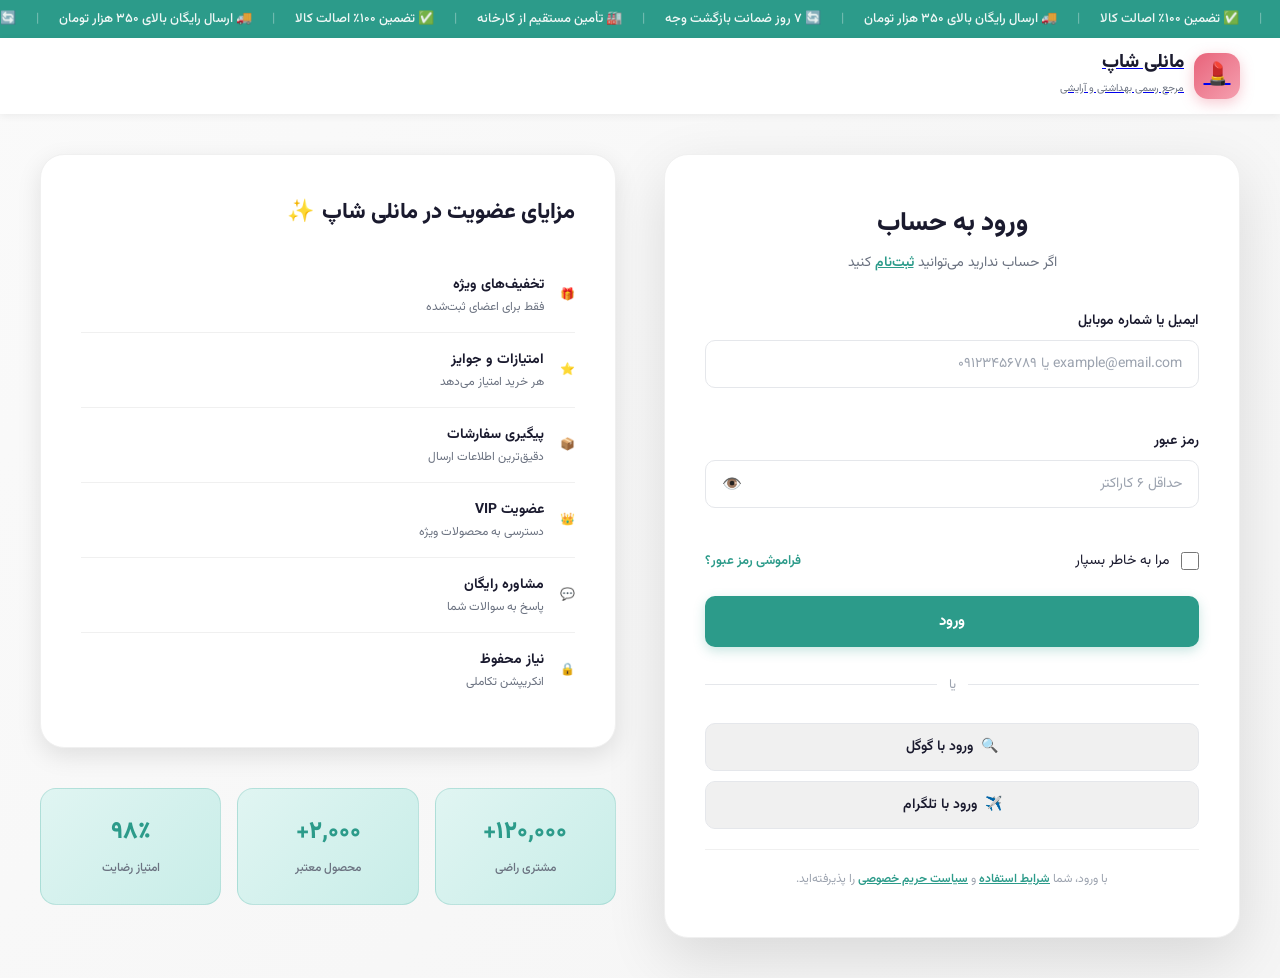
<file: auth.html>
<!doctype html>
<html lang="fa" dir="rtl">
  <head>
    <meta charset="UTF-8" />
    <meta name="viewport" content="width=device-width, initial-scale=1.0" />
    <meta http-equiv="X-UA-Compatible" content="IE=edge" />
    <title>ورود / ثبت‌نام — مانلی شاپ</title>
    <meta
      name="description"
      content="ورود به حساب خود یا ایجاد حساب جدید در مانلی شاپ"
    />
    <meta name="theme-color" content="#2C9B8A" />
    <link rel="preconnect" href="https://fonts.googleapis.com" />
    <link rel="preconnect" href="https://fonts.gstatic.com" crossorigin />
    <link
      href="https://fonts.googleapis.com/css2?family=Vazirmatn:wght@300;400;500;600;700;800;900&display=swap"
      rel="stylesheet"
    />
    <link rel="stylesheet" href="https://c7n.ir/fonts/sahel/load.css" />
    <link rel="stylesheet" href="auth.css" />
  </head>
  <body>
    <!-- TOPBAR -->
    <div class="topbar" aria-label="اطلاعیه‌ها">
      <div class="topbar-inner">
        <span>🏭 تأمین مستقیم از کارخانه</span><span class="sep">|</span>
        <span>✅ تضمین ۱۰۰٪ اصالت کالا</span><span class="sep">|</span>
        <span>🚚 ارسال رایگان بالای ۳۵۰ هزار تومان</span
        ><span class="sep">|</span> <span>🔄 ۷ روز ضمانت بازگشت وجه</span
        ><span class="sep">|</span> <span>🏭 تأمین مستقیم از کارخانه</span
        ><span class="sep">|</span> <span>✅ تضمین ۱۰۰٪ اصالت کالا</span
        ><span class="sep">|</span>
        <span>🚚 ارسال رایگان بالای ۳۵۰ هزار تومان</span
        ><span class="sep">|</span> <span>🔄 ۷ روز ضمانت بازگشت وجه</span
        ><span class="sep">|</span>
      </div>
    </div>

    <!-- HEADER -->
    <header class="site-header">
      <a href="index.html" class="logo" aria-label="مانلی شاپ - صفحه اصلی">
        <div class="logo-icon" aria-hidden="true">💄</div>
        <div class="logo-text">
          <strong>مانلی شاپ</strong>
          <small>مرجع رسمی بهداشتی و آرایشی</small>
        </div>
      </a>
    </header>

    <!-- MAIN CONTENT -->
    <main class="auth-main">
      <div class="auth-container">
        <!-- AUTH FORM -->
        <div class="auth-box">
          <!-- LOGIN FORM -->
          <form id="login-form" class="auth-form active" novalidate>
            <div class="auth-header">
              <h1>ورود به حساب</h1>
              <p>
                اگر حساب ندارید می‌توانید
                <a href="#" class="toggle-auth">ثبت‌نام</a> کنید
              </p>
            </div>

            <div class="form-group">
              <label for="login-email">ایمیل یا شماره موبایل</label>
              <input
                type="text"
                id="login-email"
                name="email"
                placeholder="example@email.com یا ۰۹۱۲۳۴۵۶۷۸۹"
                required
              />
              <span class="error-msg"></span>
            </div>

            <div class="form-group">
              <label for="login-password">رمز عبور</label>
              <div class="password-input">
                <input
                  type="password"
                  id="login-password"
                  name="password"
                  placeholder="حداقل ۶ کاراکتر"
                  required
                />
                <button
                  type="button"
                  class="toggle-password"
                  aria-label="نمایش/پنهان کردن رمز"
                >
                  👁️
                </button>
              </div>
              <span class="error-msg"></span>
            </div>

            <div class="form-remember">
              <input type="checkbox" id="remember-me" name="remember" />
              <label for="remember-me">مرا به خاطر بسپار</label>
              <a href="#" class="forgot-link">فراموشی رمز عبور؟</a>
            </div>

            <button type="submit" class="btn-submit">ورود</button>

            <div class="form-divider">
              <span>یا</span>
            </div>

            <button type="button" class="btn-social" aria-label="ورود با گوگل">
              <span>🔍</span> ورود با گوگل
            </button>
            <button
              type="button"
              class="btn-social"
              aria-label="ورود با تلگرام"
            >
              <span>✈️</span> ورود با تلگرام
            </button>

            <div class="form-footer">
              <p>
                با ورود، شما <a href="#">شرایط استفاده</a> و
                <a href="#">سیاست حریم خصوصی</a> را پذیرفته‌اید.
              </p>
            </div>
          </form>

          <!-- REGISTER FORM -->
          <form id="register-form" class="auth-form" novalidate>
            <div class="auth-header">
              <h1>ایجاد حساب جدید</h1>
              <p>
                اگر قبلاً حساب ساختید می‌توانید
                <a href="#" class="toggle-auth">وارد</a> شوید
              </p>
            </div>

            <div class="form-group">
              <label for="register-name">نام کامل</label>
              <input
                type="text"
                id="register-name"
                name="fullname"
                placeholder="نام و نام خانوادگی"
                required
              />
              <span class="error-msg"></span>
            </div>

            <div class="form-group">
              <label for="register-email">ایمیل</label>
              <input
                type="email"
                id="register-email"
                name="email"
                placeholder="example@email.com"
                required
              />
              <span class="error-msg"></span>
            </div>

            <div class="form-group">
              <label for="register-phone">شماره موبایل</label>
              <input
                type="tel"
                id="register-phone"
                name="phone"
                placeholder="۰۹۱۲۳۴۵۶۷۸۹"
                required
              />
              <span class="error-msg"></span>
            </div>

            <div class="form-group">
              <label for="register-password">رمز عبور</label>
              <div class="password-input">
                <input
                  type="password"
                  id="register-password"
                  name="password"
                  placeholder="حداقل ۶ کاراکتر"
                  required
                />
                <button
                  type="button"
                  class="toggle-password"
                  aria-label="نمایش/پنهان کردن رمز"
                >
                  👁️
                </button>
              </div>
              <span class="error-msg"></span>
              <div class="password-strength">
                <div class="strength-bar">
                  <div class="strength-fill"></div>
                </div>
                <span class="strength-text">قوت رمز: ضعیف</span>
              </div>
            </div>

            <div class="form-group">
              <label for="register-confirm">تأیید رمز عبور</label>
              <div class="password-input">
                <input
                  type="password"
                  id="register-confirm"
                  name="confirm"
                  placeholder="رمز عبور را دوباره وارد کنید"
                  required
                />
                <button
                  type="button"
                  class="toggle-password"
                  aria-label="نمایش/پنهان کردن رمز"
                >
                  👁️
                </button>
              </div>
              <span class="error-msg"></span>
            </div>

            <div class="form-group checkbox-group">
              <input type="checkbox" id="terms" name="terms" required />
              <label for="terms"
                >من <a href="#">شرایط استفاده</a> و
                <a href="#">سیاست حریم خصوصی</a> را می‌پذیرم</label
              >
              <span class="error-msg"></span>
            </div>

            <div class="form-group checkbox-group">
              <input type="checkbox" id="newsletter" name="newsletter" />
              <label for="newsletter"
                >مرا برای خبرنامه و پیشنهادهای ویژه مشترک کنید</label
              >
            </div>

            <button type="submit" class="btn-submit">ثبت‌نام</button>

            <div class="form-footer">
              <p>
                با ثبت‌نام، شما <a href="#">شرایط استفاده</a> و
                <a href="#">سیاست حریم خصوصی</a> را پذیرفته‌اید.
              </p>
            </div>
          </form>
        </div>

        <!-- AUTH SIDEBAR -->
        <div class="auth-sidebar">
          <div class="auth-benefits">
            <h2>مزایای عضویت در مانلی شاپ</h2>
            <ul class="benefits-list">
              <li>
                <span class="benefit-icon">🎁</span>
                <div>
                  <strong>تخفیف‌های ویژه</strong>
                  <span>فقط برای اعضای ثبت‌شده</span>
                </div>
              </li>
              <li>
                <span class="benefit-icon">⭐</span>
                <div>
                  <strong>امتیازات و جوایز</strong>
                  <span>هر خرید امتیاز می‌دهد</span>
                </div>
              </li>
              <li>
                <span class="benefit-icon">📦</span>
                <div>
                  <strong>پیگیری سفارشات</strong>
                  <span>دقیق‌ترین اطلاعات ارسال</span>
                </div>
              </li>
              <li>
                <span class="benefit-icon">👑</span>
                <div>
                  <strong>عضویت VIP</strong>
                  <span>دسترسی به محصولات ویژه</span>
                </div>
              </li>
              <li>
                <span class="benefit-icon">💬</span>
                <div>
                  <strong>مشاوره رایگان</strong>
                  <span>پاسخ به سوالات شما</span>
                </div>
              </li>
              <li>
                <span class="benefit-icon">🔒</span>
                <div>
                  <strong>نیاز محفوظ</strong>
                  <span>انکریپشن تکاملی</span>
                </div>
              </li>
            </ul>
          </div>

          <div class="auth-stats">
            <div class="stat-item">
              <strong>۱۲۰,۰۰۰+</strong>
              <span>مشتری راضی</span>
            </div>
            <div class="stat-item">
              <strong>۲,۰۰۰+</strong>
              <span>محصول معتبر</span>
            </div>
            <div class="stat-item">
              <strong>۹۸٪</strong>
              <span>امتیاز رضایت</span>
            </div>
          </div>
        </div>
      </div>
    </main>

    <!-- TOAST CONTAINER -->
    <div class="toast-container" role="status" aria-live="polite"></div>

    <script src="auth.js"></script>
  </body>
</html>
</file>
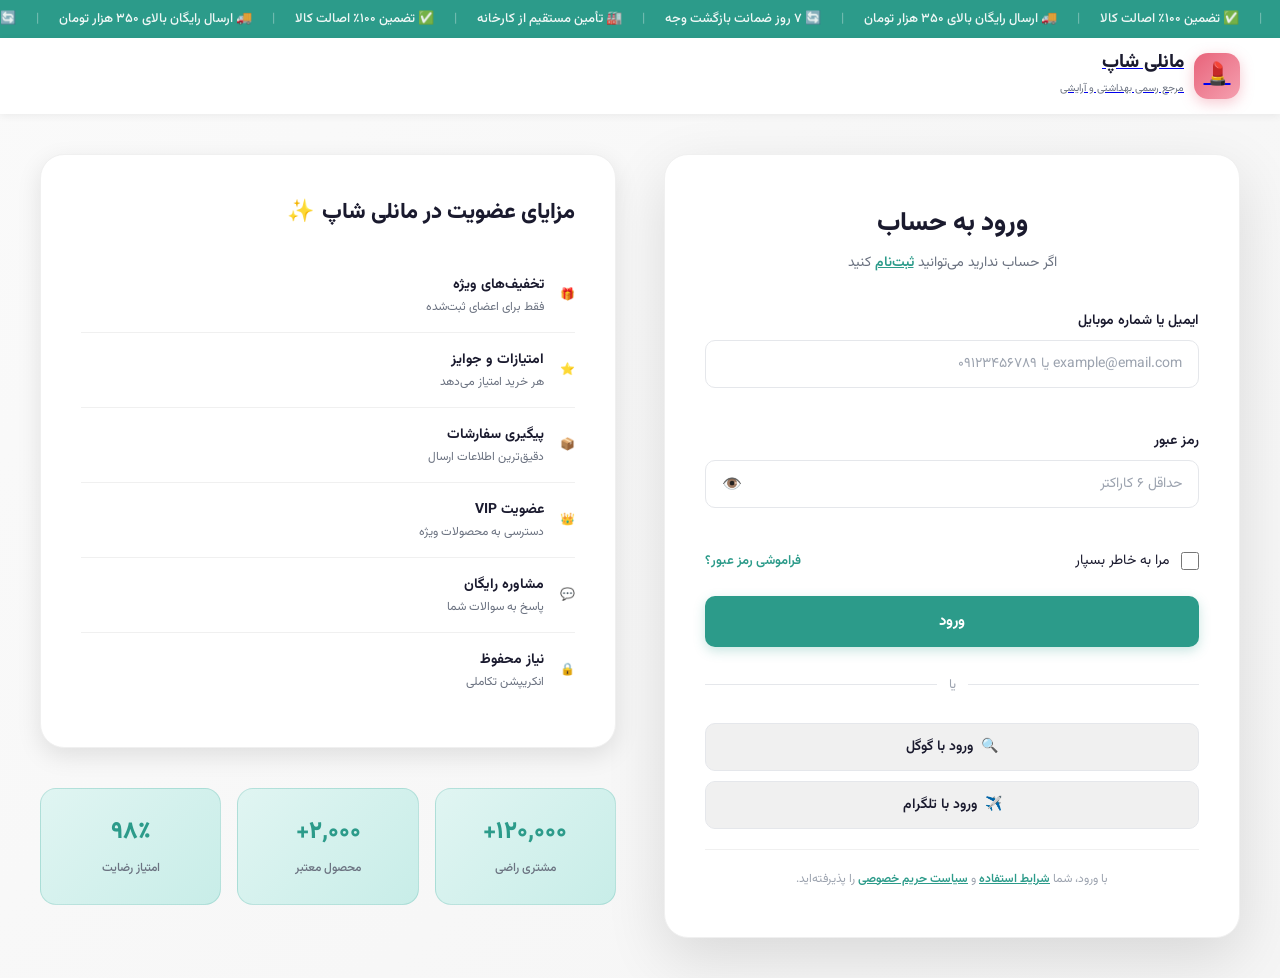
<file: Dasbord.html>
<!doctype html>
<html lang="fa" dir="rtl">
  <head>
    <!-- ═══════════════════════════════════════
       متا تگ‌های پایه — برای سئو و نمایش صحیح
       ═══════════════════════════════════════ -->
    <meta charset="UTF-8" />
    <meta name="viewport" content="width=device-width, initial-scale=1.0" />
    <meta http-equiv="X-UA-Compatible" content="IE=edge" />

    <!-- ═══════════════════════════════════════
       متا تگ‌های سئو — الزامی برای هر صفحه
       ═══════════════════════════════════════ -->
    <title>حساب کاربری — مانلی شاپ</title>
    <meta
      name="description"
      content="پنل مشتری مانلی شاپ — سفارشات، علاقه‌مندی‌ها، آدرس‌ها و امتیازات"
    />
    <meta name="keywords" content="حساب کاربری، پنل مشتری، مانلی شاپ" />
    <meta name="author" content="مانلی شاپ" />
    <meta name="robots" content="noindex, nofollow" />

    <!-- ═══════════════════════════════════════
       فایکون‌ها
       ═══════════════════════════════════════ -->
    <link rel="icon" type="image/png" href="assets/favicon.png" />

    <!-- ═══════════════════════════════════════
       تنها فایل CSS خارجی — هیچ استایل دیگری مجاز نیست
       ═══════════════════════════════════════ -->
    <link rel="stylesheet" href="customer.css" />
  </head>
  <body>
    <!-- ═══════════════════════════════════════
       هدر سایت
       ═══════════════════════════════════════ -->
    <header class="site-header" role="banner">
      <div class="header-inner">
        <a class="logo" href="index.html" aria-label="مانلی شاپ - صفحه اصلی">
          <div class="logo-icon" aria-hidden="true">💄</div>
          <div class="logo-text">
            <strong>مانلی شاپ</strong>
            <small>مرجع رسمی بهداشتی و آرایشی</small>
          </div>
        </a>

        <nav class="header-nav" role="navigation" aria-label="منوی اصلی">
          <a href="index.html" class="nav-link">🏠 خانه</a>
          <a href="index.html" class="nav-link">🛍️ فروشگاه</a>
          <a href="Dasbord.html" class="nav-link active" aria-current="page"
            >👤 حساب من</a
          >
          <a href="#" class="nav-link">🤍 علاقه‌مندی‌ها</a>
        </nav>

        <div class="header-actions">
          <button class="btn-icon" aria-label="سبد خرید">
            <span aria-hidden="true">🛒</span>
            <span class="badge">۳</span>
          </button>
          <div class="user-avatar" aria-hidden="true">👩</div>
        </div>
      </div>
    </header>

    <!-- ═══════════════════════════════════════
       لایه اصلی داشبورد مشتری
       ═══════════════════════════════════════ -->
    <div class="customer-layout">
      <!-- ═══════════════════════════════════════
         سایدبار ناوبری مشتری
         ═══════════════════════════════════════ -->
      <aside
        class="customer-sidebar"
        role="navigation"
        aria-label="منوی حساب کاربری"
      >
        <!-- پروفایل کاربر -->
        <div class="user-profile-card">
          <div class="user-avatar-lg" aria-hidden="true">👩</div>
          <div class="user-info">
            <strong>سارا محمدی</strong>
            <span>sara.mohammadi@email.com</span>
          </div>
          <div class="vip-status">
            <span class="vip-badge">👑 عضو VIP</span>
            <span class="vip-points">۱,۲۴۵ امتیاز</span>
          </div>
        </div>

        <!-- منوی ناوبری -->
        <nav class="customer-nav" aria-label="ناوبری حساب کاربری">
          <ul class="nav-list">
            <li>
              <a href="#" class="nav-link active" aria-current="page">
                <span class="nav-icon" aria-hidden="true">📊</span>
                <span class="nav-text">نمای کلی</span>
              </a>
            </li>
            <li>
              <a href="#" class="nav-link">
                <span class="nav-icon" aria-hidden="true">🛒</span>
                <span class="nav-text">سفارشات من</span>
                <span class="nav-badge">۵</span>
              </a>
            </li>
            <li>
              <a href="#" class="nav-link">
                <span class="nav-icon" aria-hidden="true">🤍</span>
                <span class="nav-text">علاقه‌مندی‌ها</span>
                <span class="nav-badge">۱۲</span>
              </a>
            </li>
            <li>
              <a href="#" class="nav-link">
                <span class="nav-icon" aria-hidden="true">📍</span>
                <span class="nav-text">آدرس‌ها</span>
              </a>
            </li>
            <li>
              <a href="#" class="nav-link">
                <span class="nav-icon" aria-hidden="true">💳</span>
                <span class="nav-text">روش‌های پرداخت</span>
              </a>
            </li>
            <li>
              <a href="#" class="nav-link">
                <span class="nav-icon" aria-hidden="true">🎁</span>
                <span class="nav-text">کد تخفیف‌ها</span>
                <span class="nav-badge alert">۲</span>
              </a>
            </li>
            <li>
              <a href="#" class="nav-link">
                <span class="nav-icon" aria-hidden="true">⭐</span>
                <span class="nav-text">امتیازات و جوایز</span>
              </a>
            </li>
            <li>
              <a href="#" class="nav-link">
                <span class="nav-icon" aria-hidden="true">💬</span>
                <span class="nav-text">پیام‌ها و پشتیبانی</span>
              </a>
            </li>
            <li>
              <a href="#" class="nav-link">
                <span class="nav-icon" aria-hidden="true">⚙️</span>
                <span class="nav-text">تنظیمات حساب</span>
              </a>
            </li>
          </ul>
        </nav>

        <!-- دکمه خروج -->
        <button
          class="btn-logout"
          aria-label="خروج از حساب کاربری"
          onclick="logout()"
        >
          <span aria-hidden="true">🚪</span>
          <span>خروج از حساب</span>
        </button>
      </aside>

      <!-- ═══════════════════════════════════════
         محتوای اصلی داشبورد مشتری
         ═══════════════════════════════════════ -->
      <main class="customer-main" role="main">
        <!-- ═══════════════════════════════════════
           سلام و خوش‌آمدگویی
           ═══════════════════════════════════════ -->
        <section class="welcome-section" aria-label="خوش آمدید">
          <div class="welcome-card">
            <div class="welcome-text">
              <h1>سلام سارا! 👋</h1>
              <p>
                به پنل کاربری خودتان خوش آمدید. آخرین سفارش شما
                <strong>تحویل داده شده</strong> است.
              </p>
            </div>
            <div class="welcome-actions">
              <a href="#" class="btn-primary">🛍️ ادامه خرید</a>
              <a href="#" class="btn-secondary">📦 پیگیری سفارش</a>
            </div>
          </div>
        </section>

        <!-- ═══════════════════════════════════════
           ردیع خلاصه فعالیت
           ═══════════════════════════════════════ -->
        <section class="summary-section" aria-label="خلاصه فعالیت">
          <div class="summary-grid">
            <article class="summary-card">
              <div class="summary-icon orders" aria-hidden="true">🛒</div>
              <div class="summary-info">
                <strong>۱۵</strong>
                <span>سفارش موفق</span>
              </div>
            </article>
            <article class="summary-card">
              <div class="summary-icon wishlist" aria-hidden="true">🤍</div>
              <div class="summary-info">
                <strong>۱۲</strong>
                <span>علاقه‌مندی</span>
              </div>
            </article>
            <article class="summary-card">
              <div class="summary-icon points" aria-hidden="true">⭐</div>
              <div class="summary-info">
                <strong>۱,۲۴۵</strong>
                <span>امتیاز VIP</span>
              </div>
            </article>
            <article class="summary-card">
              <div class="summary-icon savings" aria-hidden="true">💰</div>
              <div class="summary-info">
                <strong>۴۸۵,۰۰۰</strong>
                <span>صرفه‌جویی</span>
              </div>
            </article>
          </div>
        </section>

        <!-- ═══════════════════════════════════════
           ردیف سفارشات و پیشرفت VIP
           ═══════════════════════════════════════ -->
        <div class="customer-row">
          <!-- آخرین سفارشات -->
          <section class="orders-card" aria-label="آخرین سفارشات">
            <div class="card-header">
              <h2 class="card-title">🛒 آخرین سفارشات</h2>
              <a href="#" class="btn-text">مشاهده همه →</a>
            </div>
            <div class="orders-list">
              <article class="order-item">
                <div class="order-header">
                  <div class="order-info">
                    <span class="order-id">#۱۲۸۴۵</span>
                    <span class="order-date">۱۴۰۳/۰۲/۲۵</span>
                  </div>
                  <span class="status-badge success">تحویل شده</span>
                </div>
                <div class="order-products">
                  <div class="product-thumb" aria-hidden="true">🧴</div>
                  <div class="product-thumb" aria-hidden="true">🫙</div>
                  <span class="product-more">+۲</span>
                </div>
                <div class="order-footer">
                  <span class="order-total"
                    ><strong>۶۲۸,۰۰۰</strong> تومان</span
                  >
                  <div class="order-actions">
                    <button class="btn-sm" aria-label="مشاهده جزئیات">
                      👁 مشاهده
                    </button>
                    <button class="btn-sm secondary" aria-label="سفارش مجدد">
                      🔄 تکرار
                    </button>
                  </div>
                </div>
              </article>

              <article class="order-item">
                <div class="order-header">
                  <div class="order-info">
                    <span class="order-id">#۱۲۸۳۲</span>
                    <span class="order-date">۱۴۰۳/۰۲/۲۰</span>
                  </div>
                  <span class="status-badge warning">در حال ارسال</span>
                </div>
                <div class="order-products">
                  <div class="product-thumb" aria-hidden="true">🧼</div>
                  <div class="product-thumb" aria-hidden="true">💊</div>
                </div>
                <div class="order-footer">
                  <span class="order-total"
                    ><strong>۶۹۷,۰۰۰</strong> تومان</span
                  >
                  <div class="order-actions">
                    <button class="btn-sm" aria-label="مشاهده جزئیات">
                      👁 مشاهده
                    </button>
                    <button class="btn-sm secondary" aria-label="پیگیری">
                      📍 پیگیری
                    </button>
                  </div>
                </div>
              </article>

              <article class="order-item">
                <div class="order-header">
                  <div class="order-info">
                    <span class="order-id">#۱۲۸۱۰</span>
                    <span class="order-date">۱۴۰۳/۰۲/۱۵</span>
                  </div>
                  <span class="status-badge success">تحویل شده</span>
                </div>
                <div class="order-products">
                  <div class="product-thumb" aria-hidden="true">🧽</div>
                  <div class="product-thumb" aria-hidden="true">🌙</div>
                  <div class="product-thumb" aria-hidden="true">🫧</div>
                </div>
                <div class="order-footer">
                  <span class="order-total"
                    ><strong>۷۱۸,۰۰۰</strong> تومان</span
                  >
                  <div class="order-actions">
                    <button class="btn-sm" aria-label="مشاهده جزئیات">
                      👁 مشاهده
                    </button>
                    <button class="btn-sm secondary" aria-label="سفارش مجدد">
                      🔄 تکرار
                    </button>
                  </div>
                </div>
              </article>
            </div>
          </section>

          <!-- پیشرفت VIP -->
          <section class="vip-progress-card" aria-label="پیشرفت باشگاه VIP">
            <div class="card-header">
              <h2 class="card-title">👑 باشگاه VIP</h2>
            </div>
            <div class="vip-body">
              <div class="vip-level">
                <span class="level-badge">سطح طلایی</span>
                <span class="level-next">تا سطح پلاتینیوم: ۲۵۵ امتیاز</span>
              </div>
              <div
                class="progress-bar"
                role="progressbar"
                aria-valuenow="82"
                aria-valuemin="0"
                aria-valuemax="100"
              >
                <div class="progress-fill" style="width: 82%"></div>
              </div>
              <div class="progress-labels">
                <span>۱,۲۴۵ امتیاز</span>
                <span>۱,۵۰۰ امتیاز</span>
              </div>

              <div class="vip-benefits">
                <h3>مزایای فعلی شما:</h3>
                <ul class="benefits-list">
                  <li>
                    <span class="benefit-icon" aria-hidden="true">✅</span>
                    <span>تخفیف ۱۵٪ روی تمام محصولات</span>
                  </li>
                  <li>
                    <span class="benefit-icon" aria-hidden="true">✅</span>
                    <span>ارسال رایگان بدون محدودیت</span>
                  </li>
                  <li>
                    <span class="benefit-icon" aria-hidden="true">✅</span>
                    <span>دسترسی زودتر به محصولات جدید</span>
                  </li>
                  <li>
                    <span class="benefit-icon" aria-hidden="true">🔒</span>
                    <span>مشاوره رایگان پوست (سطح بعدی)</span>
                  </li>
                </ul>
              </div>

              <div class="vip-cta">
                <p>
                  با خرید <strong>۲۵۵,۰۰۰ تومان</strong> دیگر به سطح پلاتینیوم
                  برسید!
                </p>
                <a href="#" class="btn-vip-shop">🛍️ خرید و ارتقا</a>
              </div>
            </div>
          </section>
        </div>

        <!-- ═══════════════════════════════════════
           علاقه‌مندی‌ها
           ═══════════════════════════════════════ -->
        <section class="wishlist-section" aria-label="محصولات مورد علاقه">
          <div class="card-header">
            <h2 class="card-title">🤍 محصولات مورد علاقه</h2>
            <a href="#" class="btn-text">مشاهده همه →</a>
          </div>
          <div class="wishlist-grid">
            <article class="wishlist-item">
              <div class="wish-thumb" aria-hidden="true">🧴</div>
              <div class="wish-info">
                <strong>کرم ضد آفتاب SPF50</strong>
                <span class="wish-price">۲۱۲,۰۰۰ تومان</span>
                <span class="wish-old-price">۲۶۵,۰۰۰ تومان</span>
              </div>
              <div class="wish-actions">
                <button class="btn-wish-add" aria-label="افزودن به سبد خرید">
                  🛒
                </button>
                <button
                  class="btn-wish-remove"
                  aria-label="حذف از علاقه‌مندی‌ها"
                >
                  ❌
                </button>
              </div>
            </article>

            <article class="wishlist-item">
              <div class="wish-thumb" aria-hidden="true">💊</div>
              <div class="wish-info">
                <strong>سرم ویتامین C روشن‌کننده</strong>
                <span class="wish-price">۳۸۲,۰۰۰ تومان</span>
                <span class="wish-old-price">۴۵۰,۰۰۰ تومان</span>
              </div>
              <div class="wish-actions">
                <button class="btn-wish-add" aria-label="افزودن به سبد خرید">
                  🛒
                </button>
                <button
                  class="btn-wish-remove"
                  aria-label="حذف از علاقه‌مندی‌ها"
                >
                  ❌
                </button>
              </div>
            </article>

            <article class="wishlist-item">
              <div class="wish-thumb" aria-hidden="true">🌺</div>
              <div class="wish-info">
                <strong>سرم ضد پیری هیالورونیک</strong>
                <span class="wish-price">۵۴۸,۰۰۰ تومان</span>
              </div>
              <div class="wish-actions">
                <button class="btn-wish-add" aria-label="افزودن به سبد خرید">
                  🛒
                </button>
                <button
                  class="btn-wish-remove"
                  aria-label="حذف از علاقه‌مندی‌ها"
                >
                  ❌
                </button>
              </div>
            </article>

            <article class="wishlist-item">
              <div class="wish-thumb" aria-hidden="true">🫧</div>
              <div class="wish-info">
                <strong>فوم شستشوی ملایم</strong>
                <span class="wish-price">۱۳۶,۰۰۰ تومان</span>
                <span class="wish-old-price">۱۹۵,۰۰۰ تومان</span>
              </div>
              <div class="wish-actions">
                <button class="btn-wish-add" aria-label="افزودن به سبد خرید">
                  🛒
                </button>
                <button
                  class="btn-wish-remove"
                  aria-label="حذف از علاقه‌مندی‌ها"
                >
                  ❌
                </button>
              </div>
            </article>
          </div>
        </section>

        <!-- ═══════════════════════════════════════
           کدهای تخفیف
           ═══════════════════════════════════════ -->
        <section class="coupons-section" aria-label="کدهای تخفیف">
          <div class="card-header">
            <h2 class="card-title">🎁 کدهای تخفیف من</h2>
          </div>
          <div class="coupons-grid">
            <article class="coupon-card active">
              <div class="coupon-header">
                <span class="coupon-code">VIP15</span>
                <span class="coupon-badge">فعال</span>
              </div>
              <div class="coupon-body">
                <strong>۱۵٪ تخفیف VIP</strong>
                <span>قابل استفاده روی تمام محصولات</span>
              </div>
              <div class="coupon-footer">
                <span class="coupon-expiry">⏰ تا ۱۴۰۳/۰۳/۱۵</span>
                <button class="btn-copy" aria-label="کپی کد تخفیف">
                  📋 کپی
                </button>
              </div>
            </article>

            <article class="coupon-card active">
              <div class="coupon-header">
                <span class="coupon-code">SPRING20</span>
                <span class="coupon-badge">فعال</span>
              </div>
              <div class="coupon-body">
                <strong>۲۰٪ تخفیف بهاره</strong>
                <span>حداقل خرید ۵۰۰ هزار تومان</span>
              </div>
              <div class="coupon-footer">
                <span class="coupon-expiry">⏰ تا ۱۴۰۳/۰۲/۳۱</span>
                <button class="btn-copy" aria-label="کپی کد تخفیف">
                  📋 کپی
                </button>
              </div>
            </article>

            <article class="coupon-card used">
              <div class="coupon-header">
                <span class="coupon-code">WELCOME10</span>
                <span class="coupon-badge used">استفاده شده</span>
              </div>
              <div class="coupon-body">
                <strong>۱۰٪ تخفیف خوش‌آمد</strong>
                <span>برای اولین خرید</span>
              </div>
              <div class="coupon-footer">
                <span class="coupon-expiry">✅ استفاده شده در ۱۴۰۳/۰۱/۱۰</span>
              </div>
            </article>
          </div>
        </section>

        <!-- ═══════════════════════════════════════
           آدرس‌های ذخیره شده
           ═══════════════════════════════════════ -->
        <section class="addresses-section" aria-label="آدرس‌های من">
          <div class="card-header">
            <h2 class="card-title">📍 آدرس‌های من</h2>
            <button class="btn-add-address" aria-label="افزودن آدرس جدید">
              <span aria-hidden="true">+</span>
              <span>افزودن آدرس</span>
            </button>
          </div>
          <div class="addresses-grid">
            <article class="address-card default">
              <div class="address-header">
                <span class="address-tag default">پیش‌فرض</span>
                <div class="address-actions">
                  <button class="btn-address-action" aria-label="ویرایش آدرس">
                    ✏️
                  </button>
                  <button class="btn-address-action" aria-label="حذف آدرس">
                    🗑️
                  </button>
                </div>
              </div>
              <div class="address-body">
                <strong>سارا محمدی</strong>
                <p>تهران، خیابان ولیعصر، کوچه ۱۲، پلاک ۴۵، واحد ۲</p>
                <p>کد پستی: ۱۵۶۷۸۹۱۲۳۴</p>
                <p>📞 ۰۹۱۲۳۴۵۶۷۸۹</p>
              </div>
            </article>

            <article class="address-card">
              <div class="address-header">
                <span class="address-tag">محل کار</span>
                <div class="address-actions">
                  <button class="btn-address-action" aria-label="ویرایش آدرس">
                    ✏️
                  </button>
                  <button class="btn-address-action" aria-label="حذف آدرس">
                    🗑️
                  </button>
                </div>
              </div>
              <div class="address-body">
                <strong>سارا محمدی</strong>
                <p>تهران، خیابان انقلاب، ساختمان پارس، طبقه ۳</p>
                <p>کد پستی: ۱۵۶۷۸۹۱۲۳۵</p>
                <p>📞 ۰۹۱۲۳۴۵۶۷۸۹</p>
              </div>
            </article>
          </div>
        </section>

        <!-- ═══════════════════════════════════════
           توصیه‌های هوشمندانه
           ═══════════════════════════════════════ -->
        <section
          class="recommendations-section"
          aria-label="توصیه‌های شخصی‌سازی شده"
        >
          <div class="card-header">
            <h2 class="card-title">💡 پیشنهادهای ویژه شما</h2>
          </div>
          <div class="recommendations-grid">
            <article class="rec-card">
              <div class="rec-thumb" aria-hidden="true">🧴</div>
              <div class="rec-info">
                <strong>کرم آبرسان ۲۴ ساعته</strong>
                <span>بر اساس خریدهای قبلی شما</span>
                <span class="rec-price">۲۴۶,۰۰۰ تومان</span>
              </div>
              <button class="btn-rec-add" aria-label="افزودن به سبد خرید">
                +
              </button>
            </article>
            <article class="rec-card">
              <div class="rec-thumb" aria-hidden="true">🧼</div>
              <div class="rec-info">
                <strong>شامپو تقویت‌کننده مو</strong>
                <span>مکمل محصولات فعلی شما</span>
                <span class="rec-price">۲۸۵,۰۰۰ تومان</span>
              </div>
              <button class="btn-rec-add" aria-label="افزودن به سبد خرید">
                +
              </button>
            </article>
            <article class="rec-card">
              <div class="rec-thumb" aria-hidden="true">🌸</div>
              <div class="rec-info">
                <strong>عطر زنانه گلدن اسکین</strong>
                <span>محبوب در دسته آرایشی</span>
                <span class="rec-price">۴۵۰,۰۰۰ تومان</span>
              </div>
              <button class="btn-rec-add" aria-label="افزودن به سبد خرید">
                +
              </button>
            </article>
          </div>
        </section>
      </main>
    </div>

    <!-- ═══════════════════════════════════════
       فوتر
       ═══════════════════════════════════════ -->
    <footer class="site-footer" role="contentinfo">
      <div class="footer-inner">
        <span>© ۱۴۰۳ مانلی شاپ — تمامی حقوق محفوظ است</span>
        <div class="footer-links">
          <a href="#">پشتیبانی</a>
          <a href="#">حریم خصوصی</a>
          <a href="#">شرایط استفاده</a>
        </div>
      </div>
    </footer>

    <!-- ═══════════════════════════════════════
       اسکریپت‌های داشبورد مشتری
       ═══════════════════════════════════════ -->
    <script src="customer.js"></script>
  </body>
</html>
</file>
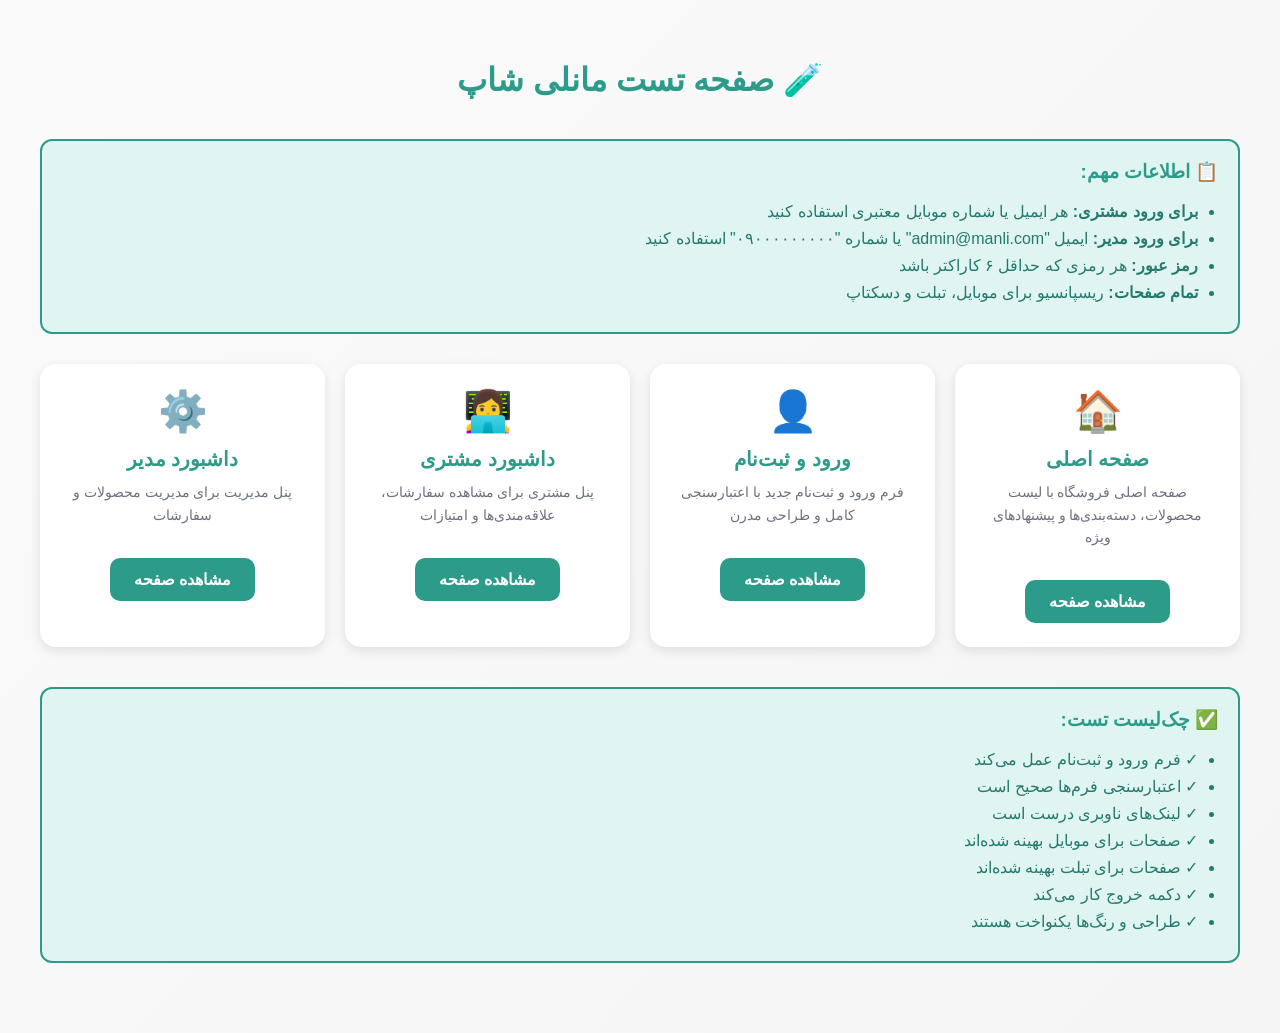
<file: test.html>
<!doctype html>
<html lang="fa" dir="rtl">
  <head>
    <meta charset="UTF-8" />
    <meta name="viewport" content="width=device-width, initial-scale=1.0" />
    <title>صفحه تست — مانلی شاپ</title>
    <style>
      body {
        font-family: "Vazirmatn", sans-serif;
        background: linear-gradient(135deg, #fafafa, #f5f5f5);
        color: #1a1a2e;
        padding: 40px 20px;
        margin: 0;
      }
      .container {
        max-width: 1200px;
        margin: 0 auto;
      }
      h1 {
        text-align: center;
        color: #2c9b8a;
        margin-bottom: 40px;
        font-size: 32px;
      }
      .test-grid {
        display: grid;
        grid-template-columns: repeat(auto-fit, minmax(250px, 1fr));
        gap: 20px;
        margin-bottom: 40px;
      }
      .test-card {
        background: white;
        border-radius: 16px;
        padding: 24px;
        box-shadow: 0 4px 12px rgba(0, 0, 0, 0.1);
        text-align: center;
        transition: all 0.3s ease;
      }
      .test-card:hover {
        transform: translateY(-5px);
        box-shadow: 0 8px 20px rgba(0, 0, 0, 0.15);
      }
      .test-card a {
        display: inline-block;
        margin-top: 16px;
        padding: 12px 24px;
        background: #2c9b8a;
        color: white;
        text-decoration: none;
        border-radius: 10px;
        font-weight: 600;
        transition: all 0.3s ease;
      }
      .test-card a:hover {
        background: #247a6c;
        transform: translateY(-2px);
      }
      .test-card h2 {
        color: #2c9b8a;
        margin: 0 0 10px 0;
        font-size: 20px;
      }
      .test-card p {
        color: #6b7280;
        font-size: 14px;
        margin: 0 0 16px 0;
        line-height: 1.6;
      }
      .test-icon {
        font-size: 40px;
        margin-bottom: 12px;
      }
      .info-box {
        background: #e0f5f2;
        border: 2px solid #2c9b8a;
        border-radius: 12px;
        padding: 20px;
        margin-bottom: 30px;
        color: #247a6c;
      }
      .info-box h3 {
        margin-top: 0;
        color: #2c9b8a;
      }
      .info-box ul {
        margin: 10px 0;
        padding-right: 20px;
      }
      .info-box li {
        margin: 8px 0;
      }
    </style>
  </head>
  <body>
    <div class="container">
      <h1>🧪 صفحه تست مانلی شاپ</h1>

      <div class="info-box">
        <h3>📋 اطلاعات مهم:</h3>
        <ul>
          <li>
            <strong>برای ورود مشتری:</strong> هر ایمیل یا شماره موبایل معتبری
            استفاده کنید
          </li>
          <li>
            <strong>برای ورود مدیر:</strong> ایمیل "admin@manli.com" یا شماره
            "۰۹۰۰۰۰۰۰۰۰۰" استفاده کنید
          </li>
          <li><strong>رمز عبور:</strong> هر رمزی که حداقل ۶ کاراکتر باشد</li>
          <li>
            <strong>تمام صفحات:</strong> ریسپانسیو برای موبایل، تبلت و دسکتاپ
          </li>
        </ul>
      </div>

      <div class="test-grid">
        <div class="test-card">
          <div class="test-icon">🏠</div>
          <h2>صفحه اصلی</h2>
          <p>
            صفحه اصلی فروشگاه با لیست محصولات، دسته‌بندی‌ها و پیشنهادهای ویژه
          </p>
          <a href="index.html">مشاهده صفحه</a>
        </div>

        <div class="test-card">
          <div class="test-icon">👤</div>
          <h2>ورود و ثبت‌نام</h2>
          <p>فرم ورود و ثبت‌نام جدید با اعتبارسنجی کامل و طراحی مدرن</p>
          <a href="auth.html">مشاهده صفحه</a>
        </div>

        <div class="test-card">
          <div class="test-icon">👩‍💻</div>
          <h2>داشبورد مشتری</h2>
          <p>پنل مشتری برای مشاهده سفارشات، علاقه‌مندی‌ها و امتیازات</p>
          <a href="Dasbord.html">مشاهده صفحه</a>
        </div>

        <div class="test-card">
          <div class="test-icon">⚙️</div>
          <h2>داشبورد مدیر</h2>
          <p>پنل مدیریت برای مدیریت محصولات و سفارشات</p>
          <a href="Admin.html">مشاهده صفحه</a>
        </div>
      </div>

      <div class="info-box">
        <h3>✅ چک‌لیست تست:</h3>
        <ul>
          <li>✓ فرم ورود و ثبت‌نام عمل می‌کند</li>
          <li>✓ اعتبارسنجی فرم‌ها صحیح است</li>
          <li>✓ لینک‌های ناوبری درست است</li>
          <li>✓ صفحات برای موبایل بهینه شده‌اند</li>
          <li>✓ صفحات برای تبلت بهینه شده‌اند</li>
          <li>✓ دکمه خروج کار می‌کند</li>
          <li>✓ طراحی و رنگ‌ها یکنواخت هستند</li>
        </ul>
      </div>
    </div>
  </body>
</html>
</file>
<file: style.css>
/* ===== VARIABLES ===== */
:root {
  --rose:#E8637A; --rose-h:#D44D65; --rose-light:#F5A0B0; --rose-pale:#FDE8EC;
  --teal:#2C9B8A; --teal-h:#247A6C; --teal-light:#4DBDAD; --teal-pale:#E0F5F2;
  --gold:#C9A84C; --gold-light:#F0D080;
  --dark:#1A1A2E; --gray:#6B7280; --gray-mid:#9CA3AF; --gray-light:#F3F4F6;
  --border:#E5E7EB; --border-subtle:#F0F0F0;
  --s1:0 2px 8px rgba(0,0,0,.06); --s2:0 8px 24px rgba(0,0,0,.10); --s3:0 20px 60px rgba(0,0,0,.12);
  --r:16px; --rsm:10px; --rfull:999px;
  --transition:.25s cubic-bezier(.4,0,.2,1);
  --max:1400px;
}

/* ===== RESET ===== */
*,*::before,*::after{margin:0;padding:0;box-sizing:border-box}
html{scroll-behavior:smooth}
body{font-family:'Vazirmatn',sans-serif;background:#FAFAFA;color:var(--dark);overflow-x:hidden;-webkit-tap-highlight-color:transparent}
a{text-decoration:none;color:inherit}
button{font-family:'Vazirmatn',sans-serif;cursor:pointer}
img{max-width:100%;display:block}
ul{list-style:none}

/* ===== SCROLL ANIMATIONS ===== */
.reveal{opacity:0;transform:translateY(28px);transition:opacity .6s var(--transition),transform .6s var(--transition)}
.reveal.visible{opacity:1;transform:none}
.reveal-left{opacity:0;transform:translateX(28px);transition:opacity .6s var(--transition),transform .6s var(--transition)}
.reveal-left.visible{opacity:1;transform:none}
.stagger > *{opacity:0;transform:translateY(20px);transition:opacity .5s var(--transition),transform .5s var(--transition)}
.stagger.visible > *{opacity:1;transform:none}
.stagger.visible > *:nth-child(1){transition-delay:.05s}
.stagger.visible > *:nth-child(2){transition-delay:.10s}
.stagger.visible > *:nth-child(3){transition-delay:.15s}
.stagger.visible > *:nth-child(4){transition-delay:.20s}
.stagger.visible > *:nth-child(5){transition-delay:.25s}
.stagger.visible > *:nth-child(6){transition-delay:.30s}

/* ===== TOPBAR ===== */
.topbar{background:var(--teal);color:#fff;text-align:center;padding:9px 20px;font-size:13px;font-weight:500;overflow:hidden;position:relative}
.topbar-inner{display:flex;align-items:center;justify-content:center;gap:0;white-space:nowrap;animation:marquee 28s linear infinite}
@keyframes marquee{0%{transform:translateX(0)}100%{transform:translateX(-50%)}}
.topbar-inner span{margin:0 18px;opacity:.92}
.topbar-inner .sep{opacity:.35;margin:0 2px}
@media(min-width:900px){.topbar-inner{animation:none;gap:0}}

/* ===== HEADER ===== */
header{background:#fff;padding:14px 40px;display:flex;align-items:center;gap:16px;box-shadow:var(--s1);position:sticky;top:0;z-index:200;transition:box-shadow var(--transition)}
header.scrolled{box-shadow:0 4px 20px rgba(0,0,0,.10)}
.logo{display:flex;align-items:center;gap:10px;flex-shrink:0}
.logo-icon{width:46px;height:46px;background:linear-gradient(135deg,var(--rose),var(--rose-light));border-radius:14px;display:flex;align-items:center;justify-content:center;font-size:22px;box-shadow:0 4px 14px rgba(232,99,122,.35);flex-shrink:0}
.logo-text strong{display:block;font-size:19px;font-weight:800;color:var(--dark);line-height:1.2}
.logo-text small{font-size:10.5px;color:var(--gray);font-weight:400}
.search-wrap{flex:1;max-width:560px;margin:0 auto;position:relative}
.search-wrap input{width:100%;padding:11px 48px 11px 18px;border:1.5px solid var(--border);border-radius:var(--rfull);font-family:'Vazirmatn',sans-serif;font-size:13.5px;color:var(--dark);background:var(--gray-light);outline:none;transition:all var(--transition)}
.search-wrap input:focus{border-color:var(--teal);background:#fff;box-shadow:0 0 0 3px rgba(44,155,138,.12)}
.search-wrap input::placeholder{color:var(--gray-mid)}
.search-icon{position:absolute;left:15px;top:50%;transform:translateY(-50%);color:var(--gray);font-size:16px;pointer-events:none;transition:color var(--transition)}
.search-wrap input:focus ~ .search-icon{color:var(--teal)}
/* Suggestions dropdown */
.search-suggestions{position:absolute;top:calc(100% + 8px);right:0;left:0;background:#fff;border-radius:var(--r);box-shadow:var(--s3);border:1px solid var(--border);overflow:hidden;z-index:300;display:none;max-height:280px;overflow-y:auto}
.search-suggestions.open{display:block}
.suggestion-item{padding:11px 18px;font-size:13.5px;cursor:pointer;display:flex;align-items:center;gap:10px;transition:background var(--transition)}
.suggestion-item:hover{background:var(--gray-light)}
.suggestion-item .si-icon{font-size:18px;flex-shrink:0}
.header-actions{display:flex;align-items:center;gap:6px;flex-shrink:0}
.btn-icon{width:44px;height:44px;border-radius:12px;border:1.5px solid var(--border);background:#fff;display:flex;align-items:center;justify-content:center;font-size:18px;color:var(--dark);transition:all var(--transition);position:relative}
.btn-icon:hover{border-color:var(--rose);color:var(--rose);transform:translateY(-1px)}
.badge{position:absolute;top:-5px;right:-5px;background:var(--rose);color:#fff;font-size:10px;font-weight:700;width:18px;height:18px;border-radius:50%;display:flex;align-items:center;justify-content:center;border:2px solid #fff;transition:transform .2s}
.badge.bump{animation:bump .3s ease}
@keyframes bump{0%,100%{transform:scale(1)}50%{transform:scale(1.5)}}
.btn-login{display:flex;align-items:center;gap:6px;padding:10px 18px;background:var(--teal);color:#fff;border-radius:var(--rfull);font-size:13px;font-weight:600;border:none;transition:all var(--transition)}
.btn-login:hover{background:var(--teal-h);transform:translateY(-1px);box-shadow:0 4px 12px rgba(44,155,138,.3)}
/* Mobile hamburger */
.btn-menu{display:none;width:44px;height:44px;border-radius:12px;border:1.5px solid var(--border);background:#fff;flex-direction:column;align-items:center;justify-content:center;gap:5px}
.btn-menu span{width:22px;height:2px;background:var(--dark);border-radius:2px;transition:all .3s}

/* ===== NAV ===== */
.main-nav{background:#fff;border-top:1px solid var(--border-subtle);padding:0 40px;display:flex;align-items:center;gap:2px;overflow-x:auto;position:sticky;top:74px;z-index:190}
.main-nav::-webkit-scrollbar{display:none}
.nav-item{padding:13px 15px;font-size:13.5px;font-weight:500;color:var(--gray);cursor:pointer;white-space:nowrap;border-bottom:2.5px solid transparent;transition:all var(--transition);user-select:none}
.nav-item:hover{color:var(--teal)}
.nav-item.active{color:var(--teal);border-bottom-color:var(--teal);font-weight:600}
.nav-vip{margin-right:auto;display:flex;align-items:center;gap:6px;padding:7px 15px;background:linear-gradient(135deg,#FFF8E7,#FDEFC7);border-radius:var(--rfull);font-size:13px;font-weight:600;color:#8B6914;border:1.5px solid var(--gold-light);my:4px;margin-top:5px;margin-bottom:5px;transition:all var(--transition);cursor:pointer}
.nav-vip:hover{transform:translateY(-1px);box-shadow:0 4px 12px rgba(201,168,76,.25)}

/* Mobile drawer nav */
.mobile-nav-overlay{position:fixed;inset:0;background:rgba(0,0,0,.5);z-index:500;opacity:0;pointer-events:none;transition:opacity .3s}
.mobile-nav-overlay.open{opacity:1;pointer-events:all}
.mobile-nav-drawer{position:fixed;top:0;right:-100%;width:min(320px,85vw);height:100%;background:#fff;z-index:501;transition:right .35s cubic-bezier(.4,0,.2,1);overflow-y:auto;padding-bottom:40px}
.mobile-nav-drawer.open{right:0}
.mobile-nav-header{padding:20px;display:flex;align-items:center;justify-content:space-between;border-bottom:1px solid var(--border-subtle)}
.mobile-nav-header strong{font-size:17px;font-weight:800}
.btn-close-drawer{width:36px;height:36px;border-radius:10px;border:1.5px solid var(--border);background:#fff;display:flex;align-items:center;justify-content:center;font-size:18px;cursor:pointer}
.mobile-nav-links{padding:12px 0}
.mobile-nav-link{padding:14px 20px;font-size:15px;font-weight:500;color:var(--dark);display:flex;align-items:center;gap:12px;border-bottom:1px solid var(--border-subtle);cursor:pointer;transition:background var(--transition)}
.mobile-nav-link:hover{background:var(--gray-light)}
.mobile-nav-link .mni{font-size:20px}

/* ===== HERO ===== */
.hero-wrap{max-width:var(--max);margin:0 auto;padding:20px 40px;display:grid;grid-template-columns:1fr 1fr;gap:16px}
.hero-card{border-radius:22px;padding:40px 36px;min-height:300px;position:relative;overflow:hidden;display:flex;flex-direction:column;justify-content:center}
.hero-economic{background:linear-gradient(135deg,#E8F5F2,#D1EEE9 60%,#B8E4DC);border:1.5px solid rgba(44,155,138,.2)}
.hero-vip{background:linear-gradient(135deg,#FFF0F2,#FFE0E5 60%,#F5C8D2);border:1.5px solid rgba(232,99,122,.2)}
.hero-badge{display:inline-flex;align-items:center;gap:6px;padding:6px 14px;border-radius:var(--rfull);font-size:12px;font-weight:600;margin-bottom:16px;width:fit-content}
.hero-economic .hero-badge{background:rgba(44,155,138,.15);color:var(--teal)}
.hero-vip .hero-badge{background:rgba(232,99,122,.15);color:var(--rose)}
.hero-title{font-size:28px;font-weight:900;line-height:1.35;margin-bottom:10px;color:var(--dark)}
.hero-sub{font-size:14px;color:#4B5563;margin-bottom:24px;line-height:1.65}
.btn-hero{display:inline-flex;align-items:center;gap:8px;padding:13px 28px;border-radius:var(--rfull);font-size:14px;font-weight:700;border:none;transition:all var(--transition);width:fit-content}
.btn-teal{background:var(--teal);color:#fff;box-shadow:0 6px 18px rgba(44,155,138,.35)}
.btn-teal:hover{background:var(--teal-h);transform:translateY(-2px);box-shadow:0 10px 26px rgba(44,155,138,.4)}
.btn-rose{background:var(--rose);color:#fff;box-shadow:0 6px 18px rgba(232,99,122,.35)}
.btn-rose:hover{background:var(--rose-h);transform:translateY(-2px);box-shadow:0 10px 26px rgba(232,99,122,.4)}
.hero-deco{position:absolute;left:24px;bottom:16px;font-size:88px;opacity:.85;filter:drop-shadow(0 8px 16px rgba(0,0,0,.1));pointer-events:none}
.hero-economic .hero-deco{animation:floatA 4.5s ease-in-out infinite}
.hero-vip .hero-deco{animation:floatB 5.5s ease-in-out infinite}
@keyframes floatA{0%,100%{transform:rotate(-8deg) translateY(0)}50%{transform:rotate(-5deg) translateY(-12px)}}
@keyframes floatB{0%,100%{transform:rotate(7deg) translateY(0)}50%{transform:rotate(10deg) translateY(-10px)}}

/* ===== TRUST ===== */
.trust-section{max-width:var(--max);margin:20px auto;padding:0 40px}
.trust-grid{display:grid;grid-template-columns:repeat(4,1fr);gap:12px}
.trust-card{background:#fff;border-radius:var(--r);padding:18px;display:flex;align-items:center;gap:14px;box-shadow:var(--s1);border:1px solid var(--border-subtle);transition:all var(--transition)}
.trust-card:hover{box-shadow:var(--s2);transform:translateY(-2px)}
.trust-icon{width:46px;height:46px;border-radius:13px;display:flex;align-items:center;justify-content:center;font-size:21px;flex-shrink:0}
.ti-1{background:var(--teal-pale)} .ti-2{background:var(--rose-pale)} .ti-3{background:#FEF9E7} .ti-4{background:#EEF2FF}
.trust-info strong{display:block;font-size:13px;font-weight:700;color:var(--dark);margin-bottom:2px}
.trust-info span{font-size:11.5px;color:var(--gray)}

/* ===== SECTION HEADER ===== */
.sec-head{display:flex;align-items:center;justify-content:space-between;margin-bottom:22px}
.sec-title{font-size:21px;font-weight:800;color:var(--dark);display:flex;align-items:center;gap:10px}
.sec-title::after{content:'';display:inline-block;width:6px;height:6px;background:var(--rose);border-radius:50%}
.see-all{font-size:13px;color:var(--teal);font-weight:600;display:flex;align-items:center;gap:4px;transition:all var(--transition)}
.see-all:hover{gap:8px;color:var(--teal-h)}

/* ===== CATEGORIES ===== */
.categories-section{max-width:var(--max);margin:36px auto;padding:0 40px}
.cat-grid{display:grid;grid-template-columns:repeat(6,1fr);gap:14px}
.cat-card{background:#fff;border-radius:var(--r);overflow:hidden;cursor:pointer;box-shadow:var(--s1);border:1.5px solid transparent;transition:all var(--transition);text-align:center}
.cat-card:hover{border-color:var(--teal-light);transform:translateY(-5px);box-shadow:var(--s2)}
.cat-card:active{transform:translateY(-2px) scale(.98)}
.cat-img{height:124px;display:flex;align-items:center;justify-content:center;font-size:50px;transition:transform .3s}
.cat-card:hover .cat-img{transform:scale(1.08)}
.ci-1{background:linear-gradient(135deg,#E8F5F2,#D1EEE9)}
.ci-2{background:linear-gradient(135deg,#FFF0F2,#FFE0E5)}
.ci-3{background:linear-gradient(135deg,#FFF8E7,#FDEFC7)}
.ci-4{background:linear-gradient(135deg,#EEF2FF,#E0E7FF)}
.ci-5{background:linear-gradient(135deg,#FFF5F5,#FFE4E4)}
.ci-6{background:linear-gradient(135deg,#F0FDF4,#DCFCE7)}
.cat-name{padding:11px 8px;font-size:13px;font-weight:600;color:var(--dark)}

/* ===== PRODUCT CARD ===== */
.product-card{background:#fff;border-radius:var(--r);overflow:hidden;box-shadow:var(--s1);border:1.5px solid var(--border-subtle);transition:all .3s var(--transition);position:relative;cursor:pointer}
.product-card:hover{box-shadow:var(--s3);transform:translateY(-5px);border-color:var(--rose-light)}
.pd-badge{position:absolute;top:12px;right:12px;background:var(--rose);color:#fff;font-size:11px;font-weight:700;padding:4px 10px;border-radius:var(--rfull);z-index:2}
.pd-badge.new{background:var(--teal)}
.pd-wish{position:absolute;top:10px;left:10px;width:32px;height:32px;background:#fff;border-radius:50%;display:flex;align-items:center;justify-content:center;font-size:16px;box-shadow:var(--s1);cursor:pointer;z-index:2;transition:all var(--transition);opacity:0;border:none}
.product-card:hover .pd-wish,.pd-wish.liked{opacity:1}
.pd-wish:hover{transform:scale(1.15)}
.pd-img{height:174px;display:flex;align-items:center;justify-content:center;font-size:62px;background:linear-gradient(135deg,#FAFAFA,#F3F4F6);transition:transform .35s}
.product-card:hover .pd-img{transform:scale(1.05)}
.pd-info{padding:14px}
.pd-brand{font-size:11px;color:var(--teal);font-weight:600;margin-bottom:4px}
.pd-name{font-size:13px;font-weight:600;color:var(--dark);margin-bottom:8px;line-height:1.45;min-height:38px}
.pd-stars{display:flex;align-items:center;gap:4px;margin-bottom:10px}
.stars{color:#F59E0B;font-size:12px;letter-spacing:.5px}
.rc{font-size:11px;color:var(--gray)}
.pd-row{display:flex;align-items:center;justify-content:space-between;gap:6px}
.price-group{display:flex;flex-direction:column}
.p-old{font-size:11px;color:var(--gray-mid);text-decoration:line-through}
.p-new{font-size:15px;font-weight:800;color:var(--dark);line-height:1.2}
.p-unit{font-size:10.5px;color:var(--gray);font-weight:400}
.btn-add{width:36px;height:36px;background:var(--teal);color:#fff;border:none;border-radius:11px;display:flex;align-items:center;justify-content:center;font-size:20px;transition:all var(--transition);flex-shrink:0}
.btn-add:hover{background:var(--teal-light);transform:scale(1.12)}
.btn-add:active{transform:scale(.95)}
.btn-add.added{background:var(--rose);animation:addedPop .35s ease}
@keyframes addedPop{0%,100%{transform:scale(1)}50%{transform:scale(1.35)}}

/* ===== SPECIALS ===== */
.specials-section{max-width:var(--max);margin:0 auto 36px;padding:0 40px}
.specials-head{background:linear-gradient(135deg,var(--rose-pale),#FFF0F8);border-radius:20px 20px 0 0;padding:18px 26px;display:flex;align-items:center;justify-content:space-between;border:1.5px solid rgba(232,99,122,.1);border-bottom:none}
.specials-title{font-size:19px;font-weight:800;color:var(--dark);display:flex;align-items:center;gap:10px}
.countdown{display:flex;align-items:center;gap:8px;font-size:13px;color:var(--rose);font-weight:600}
.cd-box{background:var(--rose);color:#fff;padding:5px 10px;border-radius:8px;font-size:16px;font-weight:800;min-width:38px;text-align:center;font-variant-numeric:tabular-nums;transition:transform .1s}
.cd-box.tick{animation:tick .15s ease}
@keyframes tick{0%,100%{transform:scaleY(1)}50%{transform:scaleY(.85)}}
.specials-body{border:1.5px solid rgba(232,99,122,.1);border-top:none;border-radius:0 0 20px 20px;padding:20px;background:#fff}
.products-grid{display:grid;grid-template-columns:repeat(5,1fr);gap:14px}
.specials-grid{display:grid;grid-template-columns:repeat(5,1fr);gap:14px}

/* ===== FILTER TABS ===== */
.filter-tabs{display:flex;align-items:center;gap:8px;margin-bottom:22px;flex-wrap:wrap}
.ftab{padding:8px 18px;border-radius:var(--rfull);font-size:13px;font-weight:500;cursor:pointer;border:1.5px solid var(--border);background:#fff;color:var(--gray);transition:all var(--transition)}
.ftab:hover{border-color:var(--teal);color:var(--teal)}
.ftab.active{background:var(--teal);color:#fff;border-color:var(--teal);box-shadow:0 4px 10px rgba(44,155,138,.25)}

/* ===== PRODUCTS SECTION ===== */
.products-section{max-width:var(--max);margin:0 auto 36px;padding:0 40px}

/* ===== VIP BANNER ===== */
.vip-banner{max-width:var(--max);margin:0 auto 36px;padding:0 40px}
.vip-inner{background:linear-gradient(135deg,var(--dark),#2D1B69 50%,#1A3A5C);border-radius:24px;padding:44px 52px;display:flex;align-items:center;justify-content:space-between;position:relative;overflow:hidden}
.vip-inner::before{content:'';position:absolute;inset:0;background-image:radial-gradient(circle at 20% 80%,rgba(201,168,76,.08) 0%,transparent 50%),radial-gradient(circle at 80% 20%,rgba(232,99,122,.08) 0%,transparent 50%);pointer-events:none}
.vip-dots{position:absolute;inset:0;overflow:hidden;pointer-events:none;opacity:.04}
.vip-content{position:relative;z-index:1}
.vip-tag{display:inline-flex;align-items:center;gap:8px;background:rgba(201,168,76,.18);border:1px solid rgba(201,168,76,.35);color:var(--gold-light);padding:7px 16px;border-radius:var(--rfull);font-size:12.5px;font-weight:600;margin-bottom:16px}
.vip-title{font-size:30px;font-weight:900;color:#fff;line-height:1.3;margin-bottom:10px}
.vip-desc{font-size:14.5px;color:rgba(255,255,255,.7);line-height:1.65;max-width:440px}
.btn-vip{display:inline-flex;align-items:center;gap:8px;padding:14px 32px;background:linear-gradient(135deg,var(--gold),#E6C052);color:var(--dark);border-radius:var(--rfull);font-size:15px;font-weight:800;border:none;margin-top:24px;transition:all var(--transition);box-shadow:0 8px 22px rgba(201,168,76,.4)}
.btn-vip:hover{transform:translateY(-2px);box-shadow:0 12px 30px rgba(201,168,76,.5)}
.vip-perks{display:flex;gap:20px;margin-top:20px}
.vip-perk{display:flex;align-items:center;gap:6px;font-size:13px;color:rgba(255,255,255,.75);font-weight:500}
.vip-perk::before{content:'✓';color:var(--gold-light);font-weight:700}
.vip-deco{position:relative;z-index:1;font-size:110px;opacity:.9;animation:floatB 5s ease-in-out infinite}

/* ===== BRANDS ===== */
.brands-section{max-width:var(--max);margin:0 auto 36px;padding:0 40px}
.brands-grid{display:grid;grid-template-columns:repeat(6,1fr);gap:14px}
.brand-card{background:#fff;border:1.5px solid var(--border-subtle);border-radius:var(--r);padding:20px 14px;display:flex;flex-direction:column;align-items:center;gap:10px;cursor:pointer;transition:all var(--transition)}
.brand-card:hover{border-color:var(--rose-light);transform:translateY(-3px);box-shadow:var(--s2)}
.brand-logo{width:56px;height:56px;border-radius:50%;display:flex;align-items:center;justify-content:center;font-size:22px;font-weight:800;color:#fff}
.brand-name{font-size:12.5px;font-weight:600;color:var(--dark);text-align:center}
.brand-count{font-size:11px;color:var(--gray)}

/* ===== TESTIMONIALS ===== */
.reviews-section{max-width:var(--max);margin:0 auto 36px;padding:0 40px}
.reviews-grid{display:grid;grid-template-columns:repeat(3,1fr);gap:16px}
.review-card{background:#fff;border-radius:var(--r);padding:22px;box-shadow:var(--s1);border:1px solid var(--border-subtle);transition:all var(--transition)}
.review-card:hover{box-shadow:var(--s2);transform:translateY(-2px)}
.rev-top{display:flex;align-items:center;gap:12px;margin-bottom:14px}
.rev-avatar{width:44px;height:44px;border-radius:50%;display:flex;align-items:center;justify-content:center;font-size:20px;flex-shrink:0}
.ra-1{background:linear-gradient(135deg,#E8F5F2,#D1EEE9)}
.ra-2{background:linear-gradient(135deg,#FFF0F2,#FFE0E5)}
.ra-3{background:linear-gradient(135deg,#FFF8E7,#FDEFC7)}
.rev-meta strong{display:block;font-size:13.5px;font-weight:700;color:var(--dark)}
.rev-meta span{font-size:11.5px;color:var(--gray)}
.rev-stars{color:#F59E0B;font-size:13px;letter-spacing:.5px;margin-bottom:8px}
.rev-text{font-size:13.5px;color:#4B5563;line-height:1.65}
.rev-product{display:inline-flex;align-items:center;gap:6px;margin-top:12px;padding:5px 12px;background:var(--gray-light);border-radius:var(--rfull);font-size:12px;color:var(--gray);font-weight:500}

/* ===== NEWSLETTER ===== */
.newsletter-section{max-width:var(--max);margin:0 auto 36px;padding:0 40px}
.nl-inner{background:linear-gradient(135deg,var(--teal-pale),#C8EDE8);border-radius:24px;padding:44px 52px;display:flex;align-items:center;justify-content:space-between;gap:40px;border:1.5px solid rgba(44,155,138,.15)}
.nl-text h3{font-size:23px;font-weight:800;color:var(--dark);margin-bottom:8px}
.nl-text p{font-size:14px;color:#4B5563;line-height:1.6}
.nl-form{display:flex;gap:10px;flex:1;max-width:440px}
.nl-form input{flex:1;padding:13px 18px;border:1.5px solid rgba(44,155,138,.25);border-radius:var(--rfull);font-family:'Vazirmatn',sans-serif;font-size:14px;background:#fff;outline:none;transition:all var(--transition)}
.nl-form input:focus{border-color:var(--teal);box-shadow:0 0 0 3px rgba(44,155,138,.12)}
.nl-form input::placeholder{color:var(--gray-mid)}
.btn-sub{padding:13px 24px;background:var(--teal);color:#fff;border:none;border-radius:var(--rfull);font-family:'Vazirmatn',sans-serif;font-size:14px;font-weight:700;white-space:nowrap;transition:all var(--transition);box-shadow:0 6px 14px rgba(44,155,138,.3)}
.btn-sub:hover{background:var(--teal-h);transform:translateY(-1px)}

/* ===== FOOTER ===== */
footer{background:var(--dark);color:rgba(255,255,255,.8);padding:52px 40px 0;margin-top:10px}
.footer-grid{max-width:var(--max);margin:0 auto;display:grid;grid-template-columns:2fr 1.2fr 1.2fr 1.2fr;gap:48px;padding-bottom:40px;border-bottom:1px solid rgba(255,255,255,.1)}
.footer-brand .logo-text strong{color:#fff}
.footer-brand .logo-text small{color:rgba(255,255,255,.45)}
.footer-desc{font-size:13.5px;line-height:1.7;color:rgba(255,255,255,.55);margin:14px 0 20px}
.f-socials{display:flex;gap:10px}
.social-btn{width:38px;height:38px;border-radius:10px;background:rgba(255,255,255,.08);display:flex;align-items:center;justify-content:center;font-size:16px;cursor:pointer;transition:all var(--transition)}
.social-btn:hover{background:var(--rose);transform:translateY(-2px)}
.footer-col h4{font-size:14.5px;font-weight:700;color:#fff;margin-bottom:18px}
.footer-links li a{font-size:13.5px;color:rgba(255,255,255,.55);display:flex;align-items:center;gap:6px;padding:4px 0;transition:all var(--transition);border-bottom:1px solid transparent}
.footer-links li a:hover{color:var(--teal-light);padding-right:6px}
.footer-links{display:flex;flex-direction:column;gap:8px}
.footer-bottom{max-width:var(--max);margin:0 auto;padding:22px 0;display:flex;align-items:center;justify-content:space-between;font-size:12.5px;color:rgba(255,255,255,.38);gap:16px;flex-wrap:wrap}
.trust-logos{display:flex;gap:10px;align-items:center}
.tl{background:rgba(255,255,255,.06);border:1px solid rgba(255,255,255,.1);border-radius:8px;padding:7px 12px;font-size:11.5px;color:rgba(255,255,255,.45);display:flex;align-items:center;gap:5px}

/* ===== CART DRAWER ===== */
.cart-overlay{position:fixed;inset:0;background:rgba(0,0,0,.5);z-index:600;opacity:0;pointer-events:none;transition:opacity .3s;backdrop-filter:blur(2px)}
.cart-overlay.open{opacity:1;pointer-events:all}
.cart-drawer{position:fixed;top:0;left:-100%;width:min(400px,92vw);height:100%;background:#fff;z-index:601;transition:left .35s cubic-bezier(.4,0,.2,1);display:flex;flex-direction:column;box-shadow:var(--s3)}
.cart-drawer.open{left:0}
.cart-header{padding:20px 22px;border-bottom:1px solid var(--border-subtle);display:flex;align-items:center;justify-content:space-between}
.cart-header strong{font-size:18px;font-weight:800}
.btn-close-cart{width:36px;height:36px;border-radius:10px;border:1.5px solid var(--border);background:#fff;display:flex;align-items:center;justify-content:center;font-size:18px;cursor:pointer}
.cart-body{flex:1;overflow-y:auto;padding:16px}
.cart-empty{display:flex;flex-direction:column;align-items:center;justify-content:center;height:100%;gap:14px;color:var(--gray);padding:40px 20px;text-align:center}
.cart-empty-icon{font-size:64px;opacity:.4}
.cart-empty h3{font-size:18px;font-weight:700;color:var(--dark)}
.cart-empty p{font-size:14px;line-height:1.6}
.cart-item{display:flex;align-items:center;gap:14px;padding:14px 0;border-bottom:1px solid var(--border-subtle)}
.cart-item-img{width:64px;height:64px;background:var(--gray-light);border-radius:12px;display:flex;align-items:center;justify-content:center;font-size:30px;flex-shrink:0}
.cart-item-info{flex:1}
.cart-item-name{font-size:13.5px;font-weight:600;color:var(--dark);margin-bottom:4px}
.cart-item-price{font-size:13px;color:var(--rose);font-weight:700}
.cart-item-qty{display:flex;align-items:center;gap:8px;margin-top:8px}
.qty-btn{width:28px;height:28px;border-radius:8px;border:1.5px solid var(--border);background:#fff;display:flex;align-items:center;justify-content:center;font-size:16px;cursor:pointer;transition:all var(--transition)}
.qty-btn:hover{border-color:var(--teal);color:var(--teal)}
.qty-num{font-size:14px;font-weight:700;min-width:24px;text-align:center}
.cart-item-del{width:28px;height:28px;border-radius:8px;border:1.5px solid #FEE2E2;background:#FEF2F2;display:flex;align-items:center;justify-content:center;font-size:14px;cursor:pointer;transition:all var(--transition);margin-right:auto}
.cart-item-del:hover{background:var(--rose);color:#fff;border-color:var(--rose)}
.cart-footer{padding:16px 22px;border-top:1px solid var(--border-subtle)}
.cart-total{display:flex;align-items:center;justify-content:space-between;margin-bottom:14px}
.cart-total span{font-size:14px;color:var(--gray);font-weight:500}
.cart-total strong{font-size:19px;font-weight:800;color:var(--dark)}
.btn-checkout{width:100%;padding:15px;background:var(--teal);color:#fff;border:none;border-radius:var(--rfull);font-size:15px;font-weight:700;transition:all var(--transition);box-shadow:0 6px 16px rgba(44,155,138,.3)}
.btn-checkout:hover{background:var(--teal-h);transform:translateY(-1px)}

/* ===== TOAST ===== */
.toast-container{position:fixed;bottom:90px;left:50%;transform:translateX(-50%);z-index:800;display:flex;flex-direction:column;gap:10px;align-items:center;pointer-events:none}
.toast{background:var(--dark);color:#fff;padding:12px 20px;border-radius:var(--rfull);font-size:13.5px;font-weight:600;display:flex;align-items:center;gap:10px;box-shadow:var(--s3);animation:toastIn .35s cubic-bezier(.4,0,.2,1) forwards;pointer-events:none;white-space:nowrap}
.toast.removing{animation:toastOut .3s ease forwards}
@keyframes toastIn{from{opacity:0;transform:translateY(16px) scale(.9)}to{opacity:1;transform:none scale(1)}}
@keyframes toastOut{to{opacity:0;transform:translateY(10px) scale(.9)}}

/* ===== STICKY MOBILE NAV ===== */
.sticky-mob{display:none;position:fixed;bottom:0;left:0;right:0;background:#fff;border-top:1px solid var(--border-subtle);padding:8px 16px;z-index:400;gap:4px;box-shadow:0 -4px 20px rgba(0,0,0,.08)}
.mob-nav-btn{flex:1;display:flex;flex-direction:column;align-items:center;gap:4px;padding:8px 4px;border-radius:12px;cursor:pointer;transition:all var(--transition);border:none;background:transparent;font-family:'Vazirmatn',sans-serif}
.mob-nav-btn .mbn-icon{font-size:20px}
.mob-nav-btn .mbn-label{font-size:10.5px;font-weight:500;color:var(--gray)}
.mob-nav-btn.active .mbn-label,.mob-nav-btn:hover .mbn-label{color:var(--teal)}
.mob-nav-btn.active{background:var(--teal-pale)}

/* ===== RESPONSIVE ===== */
@media(max-width:1200px){
  .products-grid,.specials-grid{grid-template-columns:repeat(4,1fr)}
  .cat-grid{grid-template-columns:repeat(3,1fr)}
  .brands-grid{grid-template-columns:repeat(3,1fr)}
  .footer-grid{grid-template-columns:1fr 1fr}
  .reviews-grid{grid-template-columns:repeat(2,1fr)}
}
@media(max-width:900px){
  header{padding:12px 16px}
  .main-nav{display:none}
  .hero-wrap{padding:12px 16px}
  .trust-section,.categories-section,.products-section,.specials-section,.vip-banner,.brands-section,.reviews-section,.newsletter-section{padding:0 16px}
  .trust-grid{grid-template-columns:repeat(2,1fr)}
  .products-grid,.specials-grid{grid-template-columns:repeat(2,1fr)}
  .vip-inner{flex-direction:column;padding:32px 24px;text-align:center}
  .vip-perks{justify-content:center;flex-wrap:wrap}
  .vip-deco{display:none}
  .nl-inner{flex-direction:column;padding:28px 24px;gap:20px}
  .nl-form{max-width:100%;width:100%}
  .footer-grid{grid-template-columns:1fr;gap:28px;padding:0 0 36px}
  footer{padding:36px 16px 0}
  .reviews-grid{grid-template-columns:1fr}
  .brands-grid{grid-template-columns:repeat(3,1fr)}
  .sticky-mob{display:flex}
  .btn-menu{display:flex}
  .btn-login{display:none}
  .hero-wrap{grid-template-columns:1fr}
  .search-wrap{max-width:100%}
  .footer-bottom{flex-direction:column;align-items:flex-start;gap:12px;padding:18px 0 80px}
}
@media(max-width:480px){
  .cat-grid{grid-template-columns:repeat(3,1fr)}
  .brands-grid{grid-template-columns:repeat(2,1fr)}
  .hero-title{font-size:24px}
  .trust-grid{grid-template-columns:1fr 1fr}
}
</file>
<file: admin.css>
/* ═══════════════════════════════════════════
   بارگذاری فونت ساحل — تنها فونت مجاز پروژه
   ═══════════════════════════════════════════ */
@import url("https://cdn.fontcdn.ir/Font/Persian/Sahel/Sahel.css");

/* ═══════════════════════════════════════════
   متغیرهای پایه طراحی — تمام رنگ‌ها اینجا تعریف می‌شوند
   هیچ رنگی مستقیماً در کد CSS استفاده نمی‌شود
   ═══════════════════════════════════════════ */
:root {
  /* ═══════════════════════════════════════
     رنگ‌های اصلی — پالت مانلی شاپ
     ═══════════════════════════════════════ */
  --color-primary: #1a1a2e;
  --color-secondary: #16213e;
  --color-accent: #0f3460;
  --color-highlight: #e94560;

  /* ═══════════════════════════════════════
     رنگ‌های برند مانلی
     ═══════════════════════════════════════ */
  --color-rose: #e8637a;
  --color-rose-hover: #d44d65;
  --color-rose-light: #f5a0b0;
  --color-rose-pale: #fde8ec;
  --color-teal: #2c9b8a;
  --color-teal-hover: #247a6c;
  --color-teal-light: #4dbdad;
  --color-teal-pale: #e0f5f2;
  --color-gold: #c9a84c;
  --color-gold-light: #f0d080;
  --color-gold-pale: #fff8e7;

  /* ═══════════════════════════════════════
     رنگ‌های متن
     ═══════════════════════════════════════ */
  --color-text-main: #2d2d2d;
  --color-text-light: #6b7280;
  --color-text-white: #ffffff;
  --color-text-muted: #9ca3af;
  --color-text-dark: #1a1a2e;

  /* ═══════════════════════════════════════
     رنگ‌های پس‌زمینه
     ═══════════════════════════════════════ */
  --color-bg-main: #f8fafc;
  --color-bg-white: #ffffff;
  --color-bg-section: #f1f5f9;
  --color-bg-dark: #111827;
  --color-bg-card: #ffffff;
  --color-bg-sidebar: #ffffff;
  --color-bg-hover: #f8fafc;

  /* ═══════════════════════════════════════
     رنگ‌های وضعیت
     ═══════════════════════════════════════ */
  --color-success: #10b981;
  --color-success-light: #d1fae5;
  --color-warning: #f59e0b;
  --color-warning-light: #fef3c7;
  --color-error: #ef4444;
  --color-error-light: #fee2e2;
  --color-info: #3b82f6;
  --color-info-light: #dbeafe;

  /* ═══════════════════════════════════════
     رنگ‌های مرزی
     ═══════════════════════════════════════ */
  --color-border: #e2e8f0;
  --color-border-light: #f1f5f9;
  --color-border-focus: var(--color-teal);

  /* ═══════════════════════════════════════
     متغیرهای تایپوگرافی
     ═══════════════════════════════════════ */
  --font-base: "Sahel", sans-serif;
  --font-size-xs: 0.75rem;
  --font-size-sm: 0.875rem;
  --font-size-md: 1rem;
  --font-size-lg: 1.125rem;
  --font-size-xl: 1.25rem;
  --font-size-2xl: 1.5rem;
  --font-size-3xl: 1.875rem;
  --font-size-4xl: 2.25rem;

  /* ═══════════════════════════════════════
     متغیرهای فاصله‌گذاری
     ═══════════════════════════════════════ */
  --spacing-xs: 0.25rem;
  --spacing-sm: 0.5rem;
  --spacing-md: 1rem;
  --spacing-lg: 1.5rem;
  --spacing-xl: 2rem;
  --spacing-2xl: 2.5rem;
  --spacing-3xl: 3rem;

  /* ═══════════════════════════════════════
     متغیرهای ظاهری
     ═══════════════════════════════════════ */
  --border-radius-sm: 6px;
  --border-radius-md: 10px;
  --border-radius-lg: 16px;
  --border-radius-xl: 20px;
  --border-radius-full: 9999px;

  /* ═══════════════════════════════════════
     سایه‌ها
     ═══════════════════════════════════════ */
  --shadow-sm: 0 1px 2px 0 rgba(0, 0, 0, 0.05);
  --shadow-md:
    0 4px 6px -1px rgba(0, 0, 0, 0.1), 0 2px 4px -1px rgba(0, 0, 0, 0.06);
  --shadow-lg:
    0 10px 15px -3px rgba(0, 0, 0, 0.1), 0 4px 6px -2px rgba(0, 0, 0, 0.05);
  --shadow-xl:
    0 20px 25px -5px rgba(0, 0, 0, 0.1), 0 10px 10px -5px rgba(0, 0, 0, 0.04);
  --shadow-sidebar: 4px 0 24px rgba(0, 0, 0, 0.08);

  /* ═══════════════════════════════════════
     انتقال‌ها
     ═══════════════════════════════════════ */
  --transition-fast: 0.15s ease;
  --transition-base: 0.25s cubic-bezier(0.4, 0, 0.2, 1);
  --transition-slow: 0.35s cubic-bezier(0.4, 0, 0.2, 1);

  /* ═══════════════════════════════════════
     ابعاد
     ═══════════════════════════════════════ */
  --sidebar-width: 280px;
  --sidebar-collapsed: 80px;
  --header-height: 72px;
  --container-max: 1440px;
}

/* ═══════════════════════════════════════════
   ریست پایه
   ═══════════════════════════════════════════ */
*,
*::before,
*::after {
  margin: 0;
  padding: 0;
  box-sizing: border-box;
}

html {
  scroll-behavior: smooth;
  font-size: 16px;
}

body {
  font-family: var(--font-base);
  background: var(--color-bg-main);
  color: var(--color-text-main);
  line-height: 1.6;
   overflow-x: hidden;
  -webkit-font-smoothing: antialiased;
  -moz-osx-font-smoothing: grayscale;
  width: 100%; !important;
}

a {
  text-decoration: none;
  color: inherit;
  transition: color var(--transition-base);
}

button {
  font-family: var(--font-base);
  cursor: pointer;
  border: none;
  background: none;
  transition: all var(--transition-base);
}

img {
  max-width: 100%;
  display: block;
}

ul {
  list-style: none;
}

/* ═══════════════════════════════════════════
   لایه اصلی داشبورد
   ═══════════════════════════════════════════ */
.dashboard-layout {
  display: flex;
  min-height: 100vh;
}

/* ═══════════════════════════════════════════
   سایدبار — منوی کناری مدیریت
   ═══════════════════════════════════════════ */
.sidebar {
  width: var(--sidebar-width);
  background: var(--color-bg-sidebar);
  border-left: 1px solid var(--color-border);
  display: flex;
  flex-direction: column;
  position: fixed;
  right: 0;
  top: 0;
  bottom: 0;
  z-index: 100;
  box-shadow: var(--shadow-sidebar);
  transition: transform var(--transition-slow);
}

/* ═══════════════════════════════════════════
   هدر سایدبار — لوگو
   ═══════════════════════════════════════════ */
.sidebar-header {
  padding: var(--spacing-lg) var(--spacing-xl);
  border-bottom: 1px solid var(--color-border);
  display: flex;
  align-items: center;
  justify-content: space-between;
}

.sidebar-header .logo {
  display: flex;
  align-items: center;
  gap: var(--spacing-sm);
}

.sidebar-header .logo-icon {
  width: 44px;
  height: 44px;
  background: linear-gradient(
    135deg,
    var(--color-rose),
    var(--color-rose-light)
  );
  border-radius: var(--border-radius-md);
  display: flex;
  align-items: center;
  justify-content: center;
  font-size: 22px;
  box-shadow: 0 4px 12px rgba(232, 99, 122, 0.3);
  flex-shrink: 0;
}

.sidebar-header .logo-text strong {
  display: block;
  font-size: var(--font-size-lg);
  font-weight: 800;
  color: var(--color-text-dark);
  line-height: 1.2;
}

.sidebar-header .logo-text small {
  font-size: var(--font-size-xs);
  color: var(--color-text-light);
  font-weight: 400;
}

.btn-close-sidebar {
  display: none;
  width: 36px;
  height: 36px;
  border-radius: var(--border-radius-md);
  border: 1.5px solid var(--color-border);
  background: var(--color-bg-white);
  align-items: center;
  justify-content: center;
  font-size: 18px;
  color: var(--color-text-main);
}

/* ═══════════════════════════════════════════
   منوی ناوبری سایدبار
   ═══════════════════════════════════════════ */
.sidebar-nav {
  flex: 1;
  overflow-y: auto;
  padding: var(--spacing-md) 0;
}

.sidebar-nav::-webkit-scrollbar {
  width: 4px;
}

.sidebar-nav::-webkit-scrollbar-track {
  background: transparent;
}

.sidebar-nav::-webkit-scrollbar-thumb {
  background: var(--color-border);
  border-radius: var(--border-radius-full);
}

.nav-section {
  margin-bottom: var(--spacing-lg);
}

.nav-label {
  display: block;
  padding: var(--spacing-sm) var(--spacing-xl);
  font-size: var(--font-size-xs);
  font-weight: 600;
  color: var(--color-text-muted);
  text-transform: uppercase;
  letter-spacing: 0.5px;
}

.nav-list {
  padding: 0 var(--spacing-md);
}

.nav-list li {
  margin-bottom: 2px;
}

.nav-link {
  display: flex;
  align-items: center;
  gap: var(--spacing-sm);
  padding: var(--spacing-sm) var(--spacing-md);
  border-radius: var(--border-radius-md);
  font-size: var(--font-size-sm);
  font-weight: 500;
  color: var(--color-text-light);
  transition: all var(--transition-base);
  position: relative;
}

.nav-link:hover {
  background: var(--color-bg-hover);
  color: var(--color-teal);
}

.nav-link.active {
  background: linear-gradient(135deg, var(--color-teal-pale), #c8ede8);
  color: var(--color-teal);
  font-weight: 700;
}

.nav-link.active::before {
  content: "";
  position: absolute;
  right: -var(--spacing-md);
  top: 50%;
  transform: translateY(-50%);
  width: 3px;
  height: 24px;
  background: var(--color-teal);
  border-radius: var(--border-radius-full);
}

.nav-icon {
  font-size: 18px;
  width: 24px;
  text-align: center;
  flex-shrink: 0;
}

.nav-text {
  flex: 1;
}

.nav-badge {
  padding: 2px 8px;
  border-radius: var(--border-radius-full);
  font-size: var(--font-size-xs);
  font-weight: 700;
  background: var(--color-rose-pale);
  color: var(--color-rose);
}

.nav-badge.alert {
  background: var(--color-error-light);
  color: var(--color-error);
}

/* ═══════════════════════════════════════════
   فوتر سایدبار — پروفایل ادمین
   ═══════════════════════════════════════════ */
.sidebar-footer {
  padding: var(--spacing-md) var(--spacing-xl);
  border-top: 1px solid var(--color-border);
  display: flex;
  align-items: center;
  justify-content: space-between;
  gap: var(--spacing-md);
}

.admin-profile {
  display: flex;
  align-items: center;
  gap: var(--spacing-sm);
  flex: 1;
}

.admin-avatar {
  width: 40px;
  height: 40px;
  background: linear-gradient(135deg, var(--color-teal-pale), #c8ede8);
  border-radius: var(--border-radius-full);
  display: flex;
  align-items: center;
  justify-content: center;
  font-size: 20px;
  flex-shrink: 0;
}

.admin-info strong {
  display: block;
  font-size: var(--font-size-sm);
  font-weight: 700;
  color: var(--color-text-dark);
}

.admin-info span {
  font-size: var(--font-size-xs);
  color: var(--color-text-muted);
}

.btn-logout {
  width: 36px;
  height: 36px;
  border-radius: var(--border-radius-md);
  border: 1.5px solid var(--color-border);
  background: var(--color-bg-white);
  display: flex;
  align-items: center;
  justify-content: center;
  font-size: 18px;
  color: var(--color-text-light);
  transition: all var(--transition-base);
}

.btn-logout:hover {
  background: var(--color-error-light);
  border-color: var(--color-error);
  color: var(--color-error);
}

/* ═══════════════════════════════════════════
   اورلای سایدبار
   ═══════════════════════════════════════════ */
.sidebar-overlay {
  position: fixed;
  inset: 0;
  background: rgba(0, 0, 0, 0.5);
  z-index: 99;
  opacity: 0;
  pointer-events: none;
  transition: opacity var(--transition-base);
  backdrop-filter: blur(2px);
}

.sidebar-overlay.open {
  opacity: 1;
  pointer-events: all;
}

/* ═══════════════════════════════════════════
   محتوای اصلی
   ═══════════════════════════════════════════ */
.main-content {
  flex: 1;
  margin-right: var(--sidebar-width);
  min-height: 100vh;
  display: flex;
  flex-direction: column;
}

/* ═══════════════════════════════════════════
   هدر داخلی داشبورد
   ═══════════════════════════════════════════ */
.dashboard-header {
  height: var(--header-height);
  background: var(--color-bg-white);
  border-bottom: 1px solid var(--color-border);
  padding: 0 var(--spacing-xl);
  display: flex;
  align-items: center;
  justify-content: space-between;
  position: sticky;
  top: 0;
  z-index: 50;
  gap: var(--spacing-md);
}

.header-left {
  display: flex;
  align-items: center;
  gap: var(--spacing-md);
}

.btn-toggle-sidebar {
  display: none;
  width: 40px;
  height: 40px;
  border-radius: var(--border-radius-md);
  border: 1.5px solid var(--color-border);
  background: var(--color-bg-white);
  align-items: center;
  justify-content: center;
  font-size: 20px;
  color: var(--color-text-main);
}

.page-title {
  font-size: var(--font-size-xl);
  font-weight: 800;
  color: var(--color-text-dark);
}

.header-right {
  display: flex;
  align-items: center;
  gap: var(--spacing-md);
}

.header-search {
  position: relative;
  width: 280px;
}

.header-search input {
  width: 100%;
  padding: 10px 40px 10px 16px;
  border: 1.5px solid var(--color-border);
  border-radius: var(--border-radius-full);
  font-family: var(--font-base);
  font-size: var(--font-size-sm);
  background: var(--color-bg-main);
  outline: none;
  transition: all var(--transition-base);
}

.header-search input:focus {
  border-color: var(--color-teal);
  background: var(--color-bg-white);
  box-shadow: 0 0 0 3px rgba(44, 155, 138, 0.12);
}

.header-search input::placeholder {
  color: var(--color-text-muted);
}

.header-search .search-icon {
  position: absolute;
  left: 14px;
  top: 50%;
  transform: translateY(-50%);
  color: var(--color-text-muted);
  font-size: 16px;
  pointer-events: none;
}

.btn-icon {
  width: 44px;
  height: 44px;
  border-radius: var(--border-radius-md);
  border: 1.5px solid var(--color-border);
  background: var(--color-bg-white);
  display: flex;
  align-items: center;
  justify-content: center;
  font-size: 20px;
  color: var(--color-text-main);
  position: relative;
  transition: all var(--transition-base);
}

.btn-icon:hover {
  border-color: var(--color-rose);
  color: var(--color-rose);
  transform: translateY(-1px);
}

.badge {
  position: absolute;
  top: -4px;
  right: -4px;
  background: var(--color-rose);
  color: var(--color-text-white);
  font-size: 10px;
  font-weight: 700;
  width: 18px;
  height: 18px;
  border-radius: var(--border-radius-full);
  display: flex;
  align-items: center;
  justify-content: center;
  border: 2px solid var(--color-bg-white);
}

.header-profile {
  display: flex;
  align-items: center;
  gap: var(--spacing-sm);
  padding: 4px 12px 4px 4px;
  border-radius: var(--border-radius-full);
  border: 1.5px solid var(--color-border);
  background: var(--color-bg-white);
  cursor: pointer;
  transition: all var(--transition-base);
}

.header-profile:hover {
  border-color: var(--color-teal);
  box-shadow: 0 2px 8px rgba(44, 155, 138, 0.15);
}

.header-avatar {
  width: 36px;
  height: 36px;
  background: linear-gradient(135deg, var(--color-teal-pale), #c8ede8);
  border-radius: var(--border-radius-full);
  display: flex;
  align-items: center;
  justify-content: center;
  font-size: 18px;
}

.header-user strong {
  display: block;
  font-size: var(--font-size-xs);
  font-weight: 700;
  color: var(--color-text-dark);
}

.header-user span {
  font-size: 10px;
  color: var(--color-text-muted);
}

/* ═══════════════════════════════════════════
   بدنه داشبورد
   ═══════════════════════════════════════════ */
.dashboard-body {
  flex: 1;
  padding: var(--spacing-xl);
  max-width: var(--container-max);
  margin: 0 auto;
}

/* ═══════════════════════════════════════════
   بخش KPIها — شاخص‌های کلیدی عملکرد
   ═══════════════════════════════════════════ */
.kpi-section {
  margin-bottom: var(--spacing-xl);
}

.kpi-grid {
  display: grid;
  grid-template-columns: repeat(4, 1fr);
  gap: var(--spacing-lg);
}

.kpi-card {
  background: var(--color-bg-card);
  border-radius: var(--border-radius-lg);
  padding: var(--spacing-lg);
  box-shadow: var(--shadow-sm);
  border: 1px solid var(--color-border-light);
  transition: all var(--transition-base);
  position: relative;
  overflow: hidden;
}

.kpi-card:hover {
  box-shadow: var(--shadow-md);
  transform: translateY(-2px);
}

.kpi-card::before {
  content: "";
  position: absolute;
  top: 0;
  right: 0;
  left: 0;
  height: 3px;
  border-radius: var(--border-radius-lg) var(--border-radius-lg) 0 0;
}

.kpi-card:nth-child(1)::before {
  background: linear-gradient(
    90deg,
    var(--color-teal),
    var(--color-teal-light)
  );
}
.kpi-card:nth-child(2)::before {
  background: linear-gradient(90deg, var(--color-info), #60a5fa);
}
.kpi-card:nth-child(3)::before {
  background: linear-gradient(90deg, var(--color-accent), #3b82f6);
}
.kpi-card:nth-child(4)::before {
  background: linear-gradient(90deg, var(--color-warning), #fbbf24);
}

.kpi-header {
  display: flex;
  align-items: center;
  justify-content: space-between;
  margin-bottom: var(--spacing-md);
}

.kpi-icon {
  width: 48px;
  height: 48px;
  border-radius: var(--border-radius-md);
  display: flex;
  align-items: center;
  justify-content: center;
  font-size: 24px;
}

.kpi-icon.revenue {
  background: var(--color-teal-pale);
}
.kpi-icon.orders {
  background: var(--color-info-light);
}
.kpi-icon.users {
  background: linear-gradient(135deg, #eef2ff, #e0e7ff);
}
.kpi-icon.products {
  background: var(--color-warning-light);
}

.kpi-trend {
  display: flex;
  align-items: center;
  gap: 2px;
  font-size: var(--font-size-sm);
  font-weight: 700;
  padding: 4px 10px;
  border-radius: var(--border-radius-full);
}

.kpi-trend.up {
  background: var(--color-success-light);
  color: var(--color-success);
}

.kpi-trend.down {
  background: var(--color-error-light);
  color: var(--color-error);
}

.kpi-body {
  margin-bottom: var(--spacing-md);
}

.kpi-value {
  display: block;
  font-size: var(--font-size-2xl);
  font-weight: 800;
  color: var(--color-text-dark);
  line-height: 1.2;
  margin-bottom: var(--spacing-xs);
}

.kpi-label {
  font-size: var(--font-size-sm);
  color: var(--color-text-light);
}

.kpi-chart {
  height: 40px;
}

.sparkline {
  width: 100%;
  height: 100%;
}

/* ═══════════════════════════════════════════
   ردیف داشبورد
   ═══════════════════════════════════════════ */
.dashboard-row {
  display: grid;
  grid-template-columns: 2fr 1fr;
  gap: var(--spacing-xl);
  margin-bottom: var(--spacing-xl);
}

/* ═══════════════════════════════════════════
   کارت‌های نمودار
   ═══════════════════════════════════════════ */
.chart-card,
.table-card,
.list-card {
  background: var(--color-bg-card);
  border-radius: var(--border-radius-lg);
  box-shadow: var(--shadow-sm);
  border: 1px solid var(--color-border-light);
  overflow: hidden;
  transition: all var(--transition-base);
}

.chart-card:hover,
.table-card:hover,
.list-card:hover {
  box-shadow: var(--shadow-md);
}

.chart-card.large {
  grid-column: span 1;
}

.card-header {
  padding: var(--spacing-lg) var(--spacing-xl);
  display: flex;
  align-items: center;
  justify-content: space-between;
  border-bottom: 1px solid var(--color-border-light);
}

.card-title {
  font-size: var(--font-size-lg);
  font-weight: 800;
  color: var(--color-text-dark);
}

.card-actions {
  display: flex;
  align-items: center;
  gap: var(--spacing-sm);
}

.select-period {
  padding: 8px 14px;
  border: 1.5px solid var(--color-border);
  border-radius: var(--border-radius-md);
  font-family: var(--font-base);
  font-size: var(--font-size-sm);
  background: var(--color-bg-white);
  outline: none;
  cursor: pointer;
  transition: all var(--transition-base);
}

.select-period:focus {
  border-color: var(--color-teal);
  box-shadow: 0 0 0 3px rgba(44, 155, 138, 0.12);
}

.btn-icon-sm {
  width: 36px;
  height: 36px;
  border-radius: var(--border-radius-md);
  border: 1.5px solid var(--color-border);
  background: var(--color-bg-white);
  display: flex;
  align-items: center;
  justify-content: center;
  font-size: 16px;
  color: var(--color-text-light);
  transition: all var(--transition-base);
}

.btn-icon-sm:hover {
  border-color: var(--color-teal);
  color: var(--color-teal);
}

.chart-body {
  padding: var(--spacing-xl);
}

/* ═══════════════════════════════════════════
   نمودار میله‌ای
   ═══════════════════════════════════════════ */
.bar-chart {
  display: flex;
  align-items: flex-end;
  justify-content: space-between;
  height: 200px;
  gap: var(--spacing-md);
  padding-bottom: var(--spacing-lg);
}

.bar-group {
  flex: 1;
  display: flex;
  flex-direction: column;
  align-items: center;
  gap: var(--spacing-sm);
}

.bar {
  width: 100%;
  max-width: 60px;
  height: 100%;
  display: flex;
  align-items: flex-end;
  position: relative;
  cursor: pointer;
}

.bar-fill {
  width: 100%;
  background: linear-gradient(
    180deg,
    var(--color-teal),
    var(--color-teal-light)
  );
  border-radius: var(--border-radius-sm) var(--border-radius-sm) 0 0;
  transition: all var(--transition-base);
  position: relative;
}

.bar:hover .bar-fill {
  background: linear-gradient(
    180deg,
    var(--color-teal-hover),
    var(--color-teal)
  );
}

.bar::after {
  content: attr(data-value);
  position: absolute;
  top: -24px;
  left: 50%;
  transform: translateX(-50%);
  font-size: var(--font-size-xs);
  font-weight: 700;
  color: var(--color-text-light);
  white-space: nowrap;
  opacity: 0;
  transition: opacity var(--transition-base);
}

.bar:hover::after {
  opacity: 1;
}

.bar-label {
  font-size: var(--font-size-xs);
  color: var(--color-text-muted);
  font-weight: 500;
}

/* ═══════════════════════════════════════════
   نمودار دایره‌ای
   ═══════════════════════════════════════════ */
.donut-chart {
  display: flex;
  flex-direction: column;
  align-items: center;
  gap: var(--spacing-lg);
}

.donut-svg {
  width: 160px;
  height: 160px;
  transform: rotate(-90deg);
}

.donut-center {
  position: absolute;
  top: 50%;
  left: 50%;
  transform: translate(-50%, -50%);
  text-align: center;
}

.donut-center strong {
  display: block;
  font-size: var(--font-size-lg);
  font-weight: 800;
  color: var(--color-text-dark);
}

.donut-center span {
  font-size: var(--font-size-xs);
  color: var(--color-text-muted);
}

.chart-legend {
  width: 100%;
  display: flex;
  flex-direction: column;
  gap: var(--spacing-sm);
}

.legend-item {
  display: flex;
  align-items: center;
  gap: var(--spacing-sm);
  font-size: var(--font-size-sm);
}

.legend-dot {
  width: 10px;
  height: 10px;
  border-radius: var(--border-radius-full);
  flex-shrink: 0;
}

.legend-label {
  flex: 1;
  color: var(--color-text-light);
}

.legend-value {
  font-weight: 700;
  color: var(--color-text-dark);
}

/* ═══════════════════════════════════════════
   جدول داده‌ها
   ═══════════════════════════════════════════ */
.table-responsive {
  overflow-x: auto;
}

.data-table {
  width: 100%;
  border-collapse: collapse;
}

.data-table thead {
  background: var(--color-bg-main);
}

.data-table th {
  padding: var(--spacing-md) var(--spacing-lg);
  text-align: right;
  font-size: var(--font-size-xs);
  font-weight: 700;
  color: var(--color-text-muted);
  text-transform: uppercase;
  letter-spacing: 0.5px;
  white-space: nowrap;
}

.data-table td {
  padding: var(--spacing-md) var(--spacing-lg);
  font-size: var(--font-size-sm);
  color: var(--color-text-main);
  border-bottom: 1px solid var(--color-border-light);
  white-space: nowrap;
}

.data-table tbody tr {
  transition: background var(--transition-base);
  cursor: pointer;
}

.data-table tbody tr:hover {
  background: var(--color-bg-hover);
}

.order-id {
  font-family: monospace;
  font-weight: 700;
  color: var(--color-teal);
  background: var(--color-teal-pale);
  padding: 4px 10px;
  border-radius: var(--border-radius-sm);
  font-size: var(--font-size-xs);
}

.customer-cell {
  display: flex;
  align-items: center;
  gap: var(--spacing-sm);
}

.customer-avatar {
  width: 32px;
  height: 32px;
  background: linear-gradient(135deg, var(--color-teal-pale), #c8ede8);
  border-radius: var(--border-radius-full);
  display: flex;
  align-items: center;
  justify-content: center;
  font-size: 16px;
}

.status-badge {
  padding: 4px 12px;
  border-radius: var(--border-radius-full);
  font-size: var(--font-size-xs);
  font-weight: 700;
  display: inline-flex;
  align-items: center;
  gap: 4px;
}

.status-badge.success {
  background: var(--color-success-light);
  color: var(--color-success);
}

.status-badge.warning {
  background: var(--color-warning-light);
  color: var(--color-warning);
}

.status-badge.info {
  background: var(--color-info-light);
  color: var(--color-info);
}

.status-badge.error {
  background: var(--color-error-light);
  color: var(--color-error);
}

.btn-action {
  width: 32px;
  height: 32px;
  border-radius: var(--border-radius-sm);
  border: 1.5px solid var(--color-border);
  background: var(--color-bg-white);
  display: inline-flex;
  align-items: center;
  justify-content: center;
  font-size: 14px;
  color: var(--color-text-light);
  margin-left: 4px;
  transition: all var(--transition-base);
}

.btn-action:hover {
  border-color: var(--color-teal);
  color: var(--color-teal);
  background: var(--color-teal-pale);
}

/* ═══════════════════════════════════════════
   لیست محصولات پرفروش و مشتریان VIP
   ═══════════════════════════════════════════ */
.list-card .card-header {
  padding: var(--spacing-lg) var(--spacing-xl);
}

.list-body {
  padding: var(--spacing-md) var(--spacing-xl) var(--spacing-xl);
}

.product-item,
.customer-item {
  display: flex;
  align-items: center;
  gap: var(--spacing-md);
  padding: var(--spacing-md) 0;
  border-bottom: 1px solid var(--color-border-light);
  transition: all var(--transition-base);
}

.product-item:last-child,
.customer-item:last-child {
  border-bottom: none;
}

.product-item:hover,
.customer-item:hover {
  background: var(--color-bg-hover);
  margin: 0 calc(-1 * var(--spacing-xl));
  padding-right: var(--spacing-xl);
  padding-left: var(--spacing-xl);
}

.product-rank {
  width: 28px;
  height: 28px;
  background: linear-gradient(135deg, var(--color-gold-pale), #fdefc7);
  border-radius: var(--border-radius-full);
  display: flex;
  align-items: center;
  justify-content: center;
  font-size: var(--font-size-xs);
  font-weight: 800;
  color: var(--color-gold);
  flex-shrink: 0;
}

.product-thumb {
  width: 44px;
  height: 44px;
  background: linear-gradient(135deg, var(--color-teal-pale), #c8ede8);
  border-radius: var(--border-radius-md);
  display: flex;
  align-items: center;
  justify-content: center;
  font-size: 22px;
  flex-shrink: 0;
}

.product-info,
.customer-info {
  flex: 1;
  min-width: 0;
}

.product-info strong,
.customer-info strong {
  display: block;
  font-size: var(--font-size-sm);
  font-weight: 700;
  color: var(--color-text-dark);
  margin-bottom: 2px;
}

.product-info span,
.customer-info span {
  font-size: var(--font-size-xs);
  color: var(--color-text-muted);
}

.product-sales {
  text-align: left;
  flex-shrink: 0;
}

.product-sales strong {
  display: block;
  font-size: var(--font-size-sm);
  font-weight: 800;
  color: var(--color-text-dark);
}

.product-sales span {
  font-size: var(--font-size-xs);
  color: var(--color-text-muted);
}

.customer-avatar.vip {
  width: 40px;
  height: 40px;
  background: linear-gradient(135deg, var(--color-gold-pale), #fdefc7);
  border: 2px solid var(--color-gold);
}

.vip-badge {
  padding: 4px 10px;
  background: linear-gradient(135deg, var(--color-gold), #e6c052);
  color: var(--color-text-white);
  border-radius: var(--border-radius-full);
  font-size: var(--font-size-xs);
  font-weight: 700;
  flex-shrink: 0;
}

/* ═══════════════════════════════════════════
   نوار وضعیت سیستم
   ═══════════════════════════════════════════ */
.status-bar {
  display: flex;
  align-items: center;
  gap: var(--spacing-xl);
  padding: var(--spacing-md) var(--spacing-xl);
  background: var(--color-bg-white);
  border-radius: var(--border-radius-lg);
  border: 1px solid var(--color-border-light);
  box-shadow: var(--shadow-sm);
  flex-wrap: wrap;
}

.status-item {
  display: flex;
  align-items: center;
  gap: var(--spacing-sm);
  font-size: var(--font-size-sm);
  color: var(--color-text-light);
}

.status-item strong {
  color: var(--color-text-dark);
  font-weight: 700;
}

.status-dot {
  width: 8px;
  height: 8px;
  border-radius: var(--border-radius-full);
  flex-shrink: 0;
}

.status-dot.online {
  background: var(--color-success);
  box-shadow: 0 0 0 3px var(--color-success-light);
}

.status-dot.warning {
  background: var(--color-warning);
  box-shadow: 0 0 0 3px var(--color-warning-light);
}

.status-dot.offline {
  background: var(--color-error);
  box-shadow: 0 0 0 3px var(--color-error-light);
}

.status-time {
  margin-right: auto;
  display: flex;
  align-items: center;
  gap: var(--spacing-sm);
  font-size: var(--font-size-sm);
  color: var(--color-text-muted);
  font-family: monospace;
}

/* ═══════════════════════════════════════════
   دکمه متنی
   ═══════════════════════════════════════════ */
.btn-text {
  font-size: var(--font-size-sm);
  font-weight: 600;
  color: var(--color-teal);
  display: flex;
  align-items: center;
  gap: 4px;
  transition: all var(--transition-base);
}

.btn-text:hover {
  gap: 8px;
  color: var(--color-teal-hover);
}

/* ═══════════════════════════════════════════
   انیمیشن‌ها
   ═══════════════════════════════════════════ */
.reveal {
  opacity: 0;
  transform: translateY(20px);
  transition:
    opacity 0.5s var(--transition-base),
    transform 0.5s var(--transition-base);
}

.reveal.visible {
  opacity: 1;
  transform: none;
}

/* ═══════════════════════════════════════════
   Toast notification
   ═══════════════════════════════════════════ */
.toast-container {
  position: fixed;
  bottom: 24px;
  left: 50%;
  transform: translateX(-50%);
  z-index: 1000;
  display: flex;
  flex-direction: column;
  gap: 10px;
  align-items: center;
  pointer-events: none;
}

.toast {
  background: var(--color-primary);
  color: var(--color-text-white);
  padding: 12px 24px;
  border-radius: var(--border-radius-full);
  font-size: var(--font-size-sm);
  font-weight: 600;
  display: flex;
  align-items: center;
  gap: 10px;
  box-shadow: var(--shadow-xl);
  animation: toastIn 0.35s cubic-bezier(0.4, 0, 0.2, 1) forwards;
  pointer-events: none;
  white-space: nowrap;
}

.toast.removing {
  animation: toastOut 0.3s ease forwards;
}

@keyframes toastIn {
  from {
    opacity: 0;
    transform: translateY(16px) scale(0.9);
  }
  to {
    opacity: 1;
    transform: none scale(1);
  }
}

@keyframes toastOut {
  to {
    opacity: 0;
    transform: translateY(10px) scale(0.9);
  }
}

/* ═══════════════════════════════════════════
   سیستم ریسپانسیو — رویکرد Mobile First
   ═══════════════════════════════════════════ */

/* تبلت */
@media (max-width: 1024px) {
  .kpi-grid {
    grid-template-columns: repeat(2, 1fr);
  }

  .dashboard-row {
    grid-template-columns: 1fr;
  }

  .chart-card.large {
    grid-column: span 1;
  }

  .header-search {
    width: 200px;
  }
}

/* موبایل */
@media (max-width: 768px) {
  .sidebar {
    transform: translateX(100%);
    width: min(320px, 85vw);
  }

  .sidebar.open {
    transform: translateX(0);
  }

  .btn-close-sidebar {
    display: flex;
  }

  .btn-toggle-sidebar {
    display: flex;
  }

  .main-content {
    margin-right: 0;
  }

  .dashboard-header {
    padding: 0 var(--spacing-md);
  }

  .page-title {
    font-size: var(--font-size-lg);
  }

  .header-search {
    display: none;
  }

  .header-profile {
    display: none;
  }

  .dashboard-body {
    padding: var(--spacing-md);
  }

  .kpi-grid {
    grid-template-columns: 1fr;
  }

  .bar-chart {
    height: 160px;
  }

  .data-table th,
  .data-table td {
    padding: var(--spacing-sm) var(--spacing-md);
  }

  .status-bar {
    gap: var(--spacing-md);
  }

  .status-time {
    width: 100%;
    margin-right: 0;
    justify-content: center;
    border-top: 1px solid var(--color-border-light);
    padding-top: var(--spacing-sm);
  }
}

/* موبایل کوچک */
@media (max-width: 480px) {
  .kpi-value {
    font-size: var(--font-size-xl);
  }

  .card-header {
    padding: var(--spacing-md);
    flex-direction: column;
    align-items: flex-start;
    gap: var(--spacing-sm);
  }

  .chart-body {
    padding: var(--spacing-md);
  }

  .bar-chart {
    gap: var(--spacing-xs);
  }

  .list-body {
    padding: var(--spacing-sm) var(--spacing-md) var(--spacing-md);
  }

  .product-item:hover,
  .customer-item:hover {
    margin: 0 calc(-1 * var(--spacing-md));
    padding-right: var(--spacing-md);
    padding-left: var(--spacing-md);
  }
}
</file>
<file: auth.css>
/* ═══════════════════════════════════════════
   فایل CSS احراز هویت — مانلی شاپ
   تمام استایل‌های ورود و ثبت‌نام
   ═══════════════════════════════════════════ */

/* ═══════════════════════════════════════════
   متغیرهای طراحی
   ═══════════════════════════════════════════ */
:root {
  --rose: #E8637A;
  --rose-h: #D44D65;
  --rose-light: #F5A0B0;
  --rose-pale: #FDE8EC;
  --teal: #2C9B8A;
  --teal-h: #247A6C;
  --teal-light: #4DBDAD;
  --teal-pale: #E0F5F2;
  --gold: #C9A84C;
  --gold-light: #F0D080;
  --dark: #1A1A2E;
  --gray: #6B7280;
  --gray-mid: #9CA3AF;
  --gray-light: #F3F4F6;
  --border: #E5E7EB;
  --border-subtle: #F0F0F0;
  --s1: 0 2px 8px rgba(0,0,0,.06);
  --s2: 0 8px 24px rgba(0,0,0,.10);
  --s3: 0 20px 60px rgba(0,0,0,.12);
  --r: 16px;
  --rsm: 10px;
  --rfull: 999px;
  --transition: .25s cubic-bezier(.4,0,.2,1);
}

/* ═══════════════════════════════════════════
   ریست پایه
   ═══════════════════════════════════════════ */
*, *::before, *::after {
  margin: 0;
  padding: 0;
  box-sizing: border-box;
}

html {
  scroll-behavior: smooth;
}

body {
  font-family: 'Vazirmatn', sans-serif;
  background: linear-gradient(135deg, #FAFAFA 0%, #F5F5F5 100%);
  color: var(--dark);
  overflow-x: hidden;
  -webkit-tap-highlight-color: transparent;
}

/* ═══════════════════════════════════════════
   TOPBAR
   ═══════════════════════════════════════════ */
.topbar {
  background: var(--teal);
  color: #fff;
  text-align: center;
  padding: 9px 20px;
  font-size: 13px;
  font-weight: 500;
  overflow: hidden;
  position: relative;
}

.topbar-inner {
  display: flex;
  align-items: center;
  justify-content: center;
  gap: 0;
  white-space: nowrap;
  animation: marquee 28s linear infinite;
}

@keyframes marquee {
  0% { transform: translateX(0); }
  100% { transform: translateX(-50%); }
}

.topbar-inner span {
  margin: 0 18px;
  opacity: .92;
}

.topbar-inner .sep {
  opacity: .35;
  margin: 0 2px;
}

@media (min-width: 900px) {
  .topbar-inner {
    animation: none;
    gap: 0;
  }
}

/* ═══════════════════════════════════════════
   HEADER
   ═══════════════════════════════════════════ */
.site-header {
  background: #fff;
  padding: 14px 40px;
  display: flex;
  align-items: center;
  gap: 16px;
  box-shadow: var(--s1);
  position: sticky;
  top: 0;
  z-index: 200;
  transition: box-shadow var(--transition);
}

.site-header .logo {
  display: flex;
  align-items: center;
  gap: 10px;
  flex-shrink: 0;
}

.logo-icon {
  width: 46px;
  height: 46px;
  background: linear-gradient(135deg, var(--rose), var(--rose-light));
  border-radius: 14px;
  display: flex;
  align-items: center;
  justify-content: center;
  font-size: 22px;
  box-shadow: 0 4px 14px rgba(232, 99, 122, .35);
  flex-shrink: 0;
}

.logo-text strong {
  display: block;
  font-size: 19px;
  font-weight: 800;
  color: var(--dark);
  line-height: 1.2;
}

.logo-text small {
  font-size: 10.5px;
  color: var(--gray);
  font-weight: 400;
}

/* ═══════════════════════════════════════════
   AUTH MAIN
   ═══════════════════════════════════════════ */
.auth-main {
  flex: 1;
  min-height: calc(100vh - 74px - 41px);
  display: flex;
  align-items: center;
  justify-content: center;
  padding: 40px 20px;
}

.auth-container {
  display: grid;
  grid-template-columns: 1fr 1fr;
  gap: 48px;
  max-width: 1200px;
  width: 100%;
}

.auth-box {
  background: #fff;
  border-radius: 24px;
  box-shadow: var(--s3);
  overflow: hidden;
  border: 1px solid var(--border-subtle);
}

/* ═══════════════════════════════════════════
   AUTH FORM
   ═══════════════════════════════════════════ */
.auth-form {
  padding: 48px 40px;
  display: none;
  animation: formIn .4s ease;
}

.auth-form.active {
  display: block;
}

@keyframes formIn {
  from {
    opacity: 0;
    transform: translateY(12px);
  }
  to {
    opacity: 1;
    transform: none;
  }
}

.auth-header {
  margin-bottom: 36px;
  text-align: center;
}

.auth-header h1 {
  font-size: 26px;
  font-weight: 800;
  color: var(--dark);
  margin-bottom: 8px;
}

.auth-header p {
  font-size: 14px;
  color: var(--gray);
}

.auth-header a {
  color: var(--teal);
  font-weight: 600;
  transition: color var(--transition);
}

.auth-header a:hover {
  color: var(--teal-h);
}

/* ═══════════════════════════════════════════
   FORM GROUP
   ═══════════════════════════════════════════ */
.form-group {
  margin-bottom: 20px;
}

.form-group label {
  display: block;
  font-size: 14px;
  font-weight: 600;
  color: var(--dark);
  margin-bottom: 8px;
}

.form-group input {
  width: 100%;
  padding: 12px 16px;
  border: 1.5px solid var(--border);
  border-radius: var(--rsm);
  font-family: 'Vazirmatn', sans-serif;
  font-size: 14px;
  color: var(--dark);
  background: #fff;
  outline: none;
  transition: all var(--transition);
}

.form-group input::placeholder {
  color: var(--gray-mid);
}

.form-group input:focus {
  border-color: var(--teal);
  background: #fff;
  box-shadow: 0 0 0 3px rgba(44, 155, 138, .12);
}

.form-group input:invalid:not(:placeholder-shown) {
  border-color: #EF4444;
}

.form-group input:valid:not(:placeholder-shown) {
  border-color: #10B981;
}

.error-msg {
  display: block;
  font-size: 12px;
  color: #EF4444;
  margin-top: 4px;
  height: 18px;
  visibility: hidden;
}

.form-group input:invalid:not(:placeholder-shown) ~ .error-msg {
  visibility: visible;
}

/* ═══════════════════════════════════════════
   PASSWORD INPUT
   ═══════════════════════════════════════════ */
.password-input {
  position: relative;
  display: flex;
  align-items: center;
}

.password-input input {
  flex: 1;
  padding-left: 44px;
}

.toggle-password {
  position: absolute;
  left: 12px;
  width: 30px;
  height: 30px;
  background: none;
  border: none;
  cursor: pointer;
  font-size: 16px;
  display: flex;
  align-items: center;
  justify-content: center;
  transition: transform var(--transition);
}

.toggle-password:hover {
  transform: scale(1.1);
}

/* ═══════════════════════════════════════════
   PASSWORD STRENGTH
   ═══════════════════════════════════════════ */
.password-strength {
  margin-top: 8px;
  display: none;
}

#register-password:not(:placeholder-shown) ~ .password-strength {
  display: block;
}

.strength-bar {
  height: 4px;
  background: var(--border);
  border-radius: 2px;
  overflow: hidden;
  margin-bottom: 6px;
}

.strength-fill {
  height: 100%;
  width: 0%;
  background: #EF4444;
  border-radius: 2px;
  transition: all var(--transition);
}

.strength-text {
  font-size: 12px;
  color: var(--gray);
}

/* ═══════════════════════════════════════════
   FORM REMEMBER & FORGOT
   ═══════════════════════════════════════════ */
.form-remember {
  display: flex;
  align-items: center;
  justify-content: space-between;
  margin-bottom: 24px;
  gap: 12px;
}

.form-remember input[type="checkbox"] {
  width: 18px;
  height: 18px;
  cursor: pointer;
}

.form-remember label {
  display: flex;
  align-items: center;
  gap: 8px;
  margin: 0;
  font-size: 14px;
  font-weight: 400;
}

.forgot-link {
  font-size: 13px;
  color: var(--teal);
  font-weight: 600;
  text-decoration: none;
  transition: color var(--transition);
  margin-right: auto;
}

.forgot-link:hover {
  color: var(--teal-h);
}

/* ═══════════════════════════════════════════
   CHECKBOX GROUP
   ═══════════════════════════════════════════ */
.checkbox-group {
  display: flex;
  align-items: flex-start;
  gap: 8px;
}

.checkbox-group input[type="checkbox"] {
  width: 18px;
  height: 18px;
  margin-top: 3px;
  flex-shrink: 0;
  cursor: pointer;
}

.checkbox-group label {
  margin: 0;
  font-size: 13px;
  font-weight: 400;
  line-height: 1.6;
}

.checkbox-group a {
  color: var(--teal);
  font-weight: 600;
}

.checkbox-group a:hover {
  color: var(--teal-h);
}

/* ═══════════════════════════════════════════
   BUTTONS
   ═══════════════════════════════════════════ */
.btn-submit {
  width: 100%;
  padding: 14px;
  background: var(--teal);
  color: #fff;
  border: none;
  border-radius: var(--rsm);
  font-family: 'Vazirmatn', sans-serif;
  font-size: 15px;
  font-weight: 700;
  cursor: pointer;
  transition: all var(--transition);
  box-shadow: 0 4px 12px rgba(44, 155, 138, .25);
}

.btn-submit:hover {
  background: var(--teal-h);
  transform: translateY(-2px);
  box-shadow: 0 6px 16px rgba(44, 155, 138, .35);
}

.btn-submit:active {
  transform: translateY(0);
}

/* ═══════════════════════════════════════════
   FORM DIVIDER
   ═══════════════════════════════════════════ */
.form-divider {
  display: flex;
  align-items: center;
  gap: 12px;
  margin: 28px 0;
  color: var(--gray-mid);
  font-size: 13px;
}

.form-divider::before,
.form-divider::after {
  content: '';
  flex: 1;
  height: 1px;
  background: var(--border);
}

/* ═══════════════════════════════════════════
   SOCIAL BUTTONS
   ═══════════════════════════════════════════ */
.btn-social {
  width: 100%;
  padding: 12px;
  background: var(--border-subtle);
  color: var(--dark);
  border: 1.5px solid var(--border);
  border-radius: var(--rsm);
  font-family: 'Vazirmatn', sans-serif;
  font-size: 14px;
  font-weight: 600;
  cursor: pointer;
  transition: all var(--transition);
  display: flex;
  align-items: center;
  justify-content: center;
  gap: 8px;
  margin-bottom: 10px;
}

.btn-social:hover {
  background: #fff;
  border-color: var(--teal);
  color: var(--teal);
  transform: translateY(-1px);
}

/* ═══════════════════════════════════════════
   FORM FOOTER
   ═══════════════════════════════════════════ */
.form-footer {
  margin-top: 20px;
  padding-top: 20px;
  border-top: 1px solid var(--border-subtle);
  text-align: center;
}

.form-footer p {
  font-size: 12px;
  color: var(--gray-mid);
  line-height: 1.6;
}

.form-footer a {
  color: var(--teal);
  font-weight: 600;
  transition: color var(--transition);
}

.form-footer a:hover {
  color: var(--teal-h);
}

/* ═══════════════════════════════════════════
   AUTH SIDEBAR
   ═══════════════════════════════════════════ */
.auth-sidebar {
  display: flex;
  flex-direction: column;
  gap: 40px;
}

.auth-benefits {
  background: #fff;
  border-radius: 24px;
  padding: 40px;
  box-shadow: var(--s2);
  border: 1px solid var(--border-subtle);
}

.auth-benefits h2 {
  font-size: 22px;
  font-weight: 800;
  color: var(--dark);
  margin-bottom: 28px;
  display: flex;
  align-items: center;
  gap: 8px;
}

.auth-benefits h2::after {
  content: '✨';
}

.benefits-list {
  list-style: none;
}

.benefits-list li {
  display: flex;
  align-items: center;
  gap: 16px;
  padding: 16px 0;
  border-bottom: 1px solid var(--border-subtle);
  transition: all var(--transition);
}

.benefits-list li:last-child {
  border-bottom: none;
}

.benefits-list li:hover {
  transform: translateX(-4px);
}

.benefit-icon {
  font-size: 24px;
  flex-shrink: 0;
}

.benefits-list strong {
  display: block;
  font-size: 14px;
  font-weight: 700;
  color: var(--dark);
  margin-bottom: 2px;
}

.benefits-list span {
  display: block;
  font-size: 12px;
  color: var(--gray);
}

.auth-stats {
  display: grid;
  grid-template-columns: repeat(3, 1fr);
  gap: 16px;
}

.stat-item {
  background: linear-gradient(135deg, var(--teal-pale), #C8EDE8);
  border-radius: 16px;
  padding: 24px 16px;
  text-align: center;
  border: 1px solid rgba(44, 155, 138, .2);
  transition: all var(--transition);
}

.stat-item:hover {
  transform: translateY(-4px);
  box-shadow: var(--s2);
}

.stat-item strong {
  display: block;
  font-size: 24px;
  font-weight: 800;
  color: var(--teal);
  margin-bottom: 4px;
}

.stat-item span {
  font-size: 12px;
  color: var(--gray);
  font-weight: 500;
}

/* ═══════════════════════════════════════════
   TOAST NOTIFICATIONS
   ═══════════════════════════════════════════ */
.toast-container {
  position: fixed;
  bottom: 24px;
  right: 24px;
  z-index: 9999;
  pointer-events: none;
}

.toast {
  background: var(--dark);
  color: #fff;
  padding: 14px 24px;
  border-radius: var(--rfull);
  font-size: 14px;
  font-weight: 600;
  box-shadow: var(--s3);
  margin-bottom: 12px;
  animation: toastIn .3s ease;
  pointer-events: all;
  cursor: pointer;
  transition: all var(--transition);
}

.toast:hover {
  transform: translateX(-4px);
}

.toast.removing {
  animation: toastOut .3s ease forwards;
}

@keyframes toastIn {
  from {
    opacity: 0;
    transform: translateX(100px);
  }
  to {
    opacity: 1;
    transform: none;
  }
}

@keyframes toastOut {
  to {
    opacity: 0;
    transform: translateX(100px);
  }
}

/* ═══════════════════════════════════════════
   RESPONSIVE — TABLET
   ═══════════════════════════════════════════ */
@media (max-width: 1024px) {
  .auth-container {
    grid-template-columns: 1fr;
    gap: 32px;
  }

  .auth-form {
    padding: 36px 32px;
  }

  .auth-box {
    border-radius: 20px;
  }

  .auth-sidebar {
    display: none;
  }

  .site-header {
    padding: 12px 24px;
  }

  .logo-icon {
    width: 40px;
    height: 40px;
    font-size: 20px;
  }

  .logo-text strong {
    font-size: 17px;
  }

  .logo-text small {
    font-size: 9px;
  }
}

/* ═══════════════════════════════════════════
   RESPONSIVE — MOBILE
   ═══════════════════════════════════════════ */
@media (max-width: 640px) {
  body {
    background: #fff;
  }

  .topbar {
    padding: 8px 16px;
    font-size: 11px;
  }

  .topbar-inner span {
    margin: 0 12px;
  }

  .site-header {
    padding: 10px 16px;
    gap: 12px;
  }

  .logo-icon {
    width: 36px;
    height: 36px;
    font-size: 18px;
  }

  .logo-text strong {
    font-size: 15px;
  }

  .logo-text small {
    font-size: 8px;
  }

  .auth-main {
    min-height: calc(100vh - 58px - 41px);
    padding: 24px 16px;
  }

  .auth-form {
    padding: 28px 20px;
  }

  .auth-header h1 {
    font-size: 22px;
    margin-bottom: 6px;
  }

  .auth-header p {
    font-size: 13px;
  }

  .form-group {
    margin-bottom: 16px;
  }

  .form-group label {
    font-size: 13px;
    margin-bottom: 6px;
  }

  .form-group input {
    padding: 11px 14px;
    font-size: 16px;
  }

  .form-remember {
    flex-direction: column;
    align-items: flex-start;
    margin-bottom: 20px;
  }

  .forgot-link {
    margin-right: 0;
    margin-top: 8px;
    width: 100%;
    text-align: center;
  }

  .btn-submit {
    padding: 13px;
    font-size: 14px;
  }

  .btn-social {
    padding: 11px;
    font-size: 13px;
    margin-bottom: 8px;
  }

  .form-divider {
    margin: 24px 0;
    font-size: 12px;
  }

  .form-footer {
    margin-top: 16px;
    padding-top: 16px;
  }

  .form-footer p {
    font-size: 11px;
  }

  .checkbox-group {
    font-size: 12px;
  }

  .password-input input {
    padding-left: 38px;
  }

  .toggle-password {
    width: 28px;
    height: 28px;
    font-size: 14px;
    left: 8px;
  }

  .auth-box {
    border-radius: 16px;
    box-shadow: var(--s2);
  }

  .toast-container {
    bottom: 16px;
    right: 16px;
    left: 16px;
  }

  .toast {
    margin-bottom: 8px;
    padding: 12px 16px;
    font-size: 13px;
  }
}

/* ═══════════════════════════════════════════
   SMALL MOBILE (< 480px)
   ═══════════════════════════════════════════ */
@media (max-width: 480px) {
  .auth-form {
    padding: 24px 16px;
  }

  .auth-header h1 {
    font-size: 20px;
  }

  .form-group input {
    font-size: 16px;
  }

  .error-msg {
    font-size: 11px;
  }

  .btn-submit {
    padding: 12px;
    font-size: 13px;
  }

  .form-footer p {
    font-size: 10px;
  }
}
</file>
<file: customer.css>
/* ═══════════════════════════════════════════
   بارگذاری فونت ساحل — تنها فونت مجاز پروژه
   ═══════════════════════════════════════════ */
@import url('https://cdn.fontcdn.ir/Font/Persian/Sahel/Sahel.css');

/* ═══════════════════════════════════════════
   متغیرهای پایه طراحی — تمام رنگ‌ها اینجا تعریف می‌شوند
   هیچ رنگی مستقیماً در کد CSS استفاده نمی‌شود
   ═══════════════════════════════════════════ */
:root {
  /* ═══════════════════════════════════════
     رنگ‌های اصلی — پالت مانلی شاپ
     ═══════════════════════════════════════ */
  --color-primary: #1A1A2E;
  --color-secondary: #16213E;
  --color-accent: #0F3460;
  --color-highlight: #E94560;

  /* ═══════════════════════════════════════
     رنگ‌های برند مانلی
     ═══════════════════════════════════════ */
  --color-rose: #E8637A;
  --color-rose-hover: #D44D65;
  --color-rose-light: #F5A0B0;
  --color-rose-pale: #FDE8EC;
  --color-teal: #2C9B8A;
  --color-teal-hover: #247A6C;
  --color-teal-light: #4DBDAD;
  --color-teal-pale: #E0F5F2;
  --color-gold: #C9A84C;
  --color-gold-light: #F0D080;
  --color-gold-pale: #FFF8E7;

  /* ═══════════════════════════════════════
     رنگ‌های متن
     ═══════════════════════════════════════ */
  --color-text-main: #2D2D2D;
  --color-text-light: #6B7280;
  --color-text-white: #FFFFFF;
  --color-text-muted: #9CA3AF;
  --color-text-dark: #1A1A2E;

  /* ═══════════════════════════════════════
     رنگ‌های پس‌زمینه
     ═══════════════════════════════════════ */
  --color-bg-main: #F8FAFC;
  --color-bg-white: #FFFFFF;
  --color-bg-section: #F1F5F9;
  --color-bg-dark: #111827;
  --color-bg-card: #FFFFFF;
  --color-bg-sidebar: #FFFFFF;
  --color-bg-hover: #F8FAFC;

  /* ═══════════════════════════════════════
     رنگ‌های وضعیت
     ═══════════════════════════════════════ */
  --color-success: #10B981;
  --color-success-light: #D1FAE5;
  --color-warning: #F59E0B;
  --color-warning-light: #FEF3C7;
  --color-error: #EF4444;
  --color-error-light: #FEE2E2;
  --color-info: #3B82F6;
  --color-info-light: #DBEAFE;

  /* ═══════════════════════════════════════
     رنگ‌های مرزی
     ═══════════════════════════════════════ */
  --color-border: #E2E8F0;
  --color-border-light: #F1F5F9;
  --color-border-focus: var(--color-teal);

  /* ═══════════════════════════════════════
     متغیرهای تایپوگرافی
     ═══════════════════════════════════════ */
  --font-base: 'Sahel', sans-serif;
  --font-size-xs: 0.75rem;
  --font-size-sm: 0.875rem;
  --font-size-md: 1rem;
  --font-size-lg: 1.125rem;
  --font-size-xl: 1.25rem;
  --font-size-2xl: 1.5rem;
  --font-size-3xl: 1.875rem;
  --font-size-4xl: 2.25rem;

  /* ═══════════════════════════════════════
     متغیرهای فاصله‌گذاری
     ═══════════════════════════════════════ */
  --spacing-xs: 0.25rem;
  --spacing-sm: 0.5rem;
  --spacing-md: 1rem;
  --spacing-lg: 1.5rem;
  --spacing-xl: 2rem;
  --spacing-2xl: 2.5rem;
  --spacing-3xl: 3rem;

  /* ═══════════════════════════════════════
     متغیرهای ظاهری
     ═══════════════════════════════════════ */
  --border-radius-sm: 6px;
  --border-radius-md: 10px;
  --border-radius-lg: 16px;
  --border-radius-xl: 20px;
  --border-radius-full: 9999px;

  /* ═══════════════════════════════════════
     سایه‌ها
     ═══════════════════════════════════════ */
  --shadow-sm: 0 1px 2px 0 rgba(0, 0, 0, 0.05);
  --shadow-md: 0 4px 6px -1px rgba(0, 0, 0, 0.1), 0 2px 4px -1px rgba(0, 0, 0, 0.06);
  --shadow-lg: 0 10px 15px -3px rgba(0, 0, 0, 0.1), 0 4px 6px -2px rgba(0, 0, 0, 0.05);
  --shadow-xl: 0 20px 25px -5px rgba(0, 0, 0, 0.1), 0 10px 10px -5px rgba(0, 0, 0, 0.04);

  /* ═══════════════════════════════════════
     انتقال‌ها
     ═══════════════════════════════════════ */
  --transition-fast: 0.15s ease;
  --transition-base: 0.25s cubic-bezier(0.4, 0, 0.2, 1);
  --transition-slow: 0.35s cubic-bezier(0.4, 0, 0.2, 1);

  /* ═══════════════════════════════════════
     ابعاد
     ═══════════════════════════════════════ */
  --sidebar-width: 300px;
  --header-height: 72px;
  --container-max: 1440px;
}

/* ═══════════════════════════════════════════
   ریست پایه
   ═══════════════════════════════════════════ */
*, *::before, *::after {
  margin: 0;
  padding: 0;
  box-sizing: border-box;
}

html {
  scroll-behavior: smooth;
  font-size: 16px;
}

body {
  font-family: var(--font-base);
  background: var(--color-bg-main);
  color: var(--color-text-main);
  line-height: 1.6;
  overflow-x: hidden;
  -webkit-font-smoothing: antialiased;
  -moz-osx-font-smoothing: grayscale;
}

a {
  text-decoration: none;
  color: inherit;
  transition: color var(--transition-base);
}

button {
  font-family: var(--font-base);
  cursor: pointer;
  border: none;
  background: none;
  transition: all var(--transition-base);
}

img {
  max-width: 100%;
  display: block;
}

ul {
  list-style: none;
}

/* ═══════════════════════════════════════════
   هدر سایت
   ═══════════════════════════════════════════ */
.site-header {
  background: var(--color-bg-white);
  border-bottom: 1px solid var(--color-border);
  position: sticky;
  top: 0;
  z-index: 100;
  box-shadow: var(--shadow-sm);
}

.header-inner {
  max-width: var(--container-max);
  margin: 0 auto;
  padding: 0 var(--spacing-xl);
  height: var(--header-height);
  display: flex;
  align-items: center;
  justify-content: space-between;
  gap: var(--spacing-lg);
}

.header-inner .logo {
  display: flex;
  align-items: center;
  gap: var(--spacing-sm);
  flex-shrink: 0;
}

.header-inner .logo-icon {
  width: 44px;
  height: 44px;
  background: linear-gradient(135deg, var(--color-rose), var(--color-rose-light));
  border-radius: var(--border-radius-md);
  display: flex;
  align-items: center;
  justify-content: center;
  font-size: 22px;
  box-shadow: 0 4px 12px rgba(232, 99, 122, 0.3);
  flex-shrink: 0;
}

.header-inner .logo-text strong {
  display: block;
  font-size: var(--font-size-lg);
  font-weight: 800;
  color: var(--color-text-dark);
  line-height: 1.2;
}

.header-inner .logo-text small {
  font-size: var(--font-size-xs);
  color: var(--color-text-light);
  font-weight: 400;
}

.header-nav {
  display: flex;
  align-items: center;
  gap: var(--spacing-xs);
  flex: 1;
  justify-content: center;
}

.header-nav .nav-link {
  padding: var(--spacing-sm) var(--spacing-md);
  border-radius: var(--border-radius-md);
  font-size: var(--font-size-sm);
  font-weight: 500;
  color: var(--color-text-light);
  transition: all var(--transition-base);
}

.header-nav .nav-link:hover {
  color: var(--color-teal);
  background: var(--color-teal-pale);
}

.header-nav .nav-link.active {
  color: var(--color-teal);
  background: linear-gradient(135deg, var(--color-teal-pale), #C8EDE8);
  font-weight: 700;
}

.header-actions {
  display: flex;
  align-items: center;
  gap: var(--spacing-sm);
  flex-shrink: 0;
}

.header-actions .btn-icon {
  width: 44px;
  height: 44px;
  border-radius: var(--border-radius-md);
  border: 1.5px solid var(--color-border);
  background: var(--color-bg-white);
  display: flex;
  align-items: center;
  justify-content: center;
  font-size: 20px;
  color: var(--color-text-main);
  position: relative;
  transition: all var(--transition-base);
}

.header-actions .btn-icon:hover {
  border-color: var(--color-rose);
  color: var(--color-rose);
  transform: translateY(-1px);
}

.header-actions .badge {
  position: absolute;
  top: -4px;
  right: -4px;
  background: var(--color-rose);
  color: var(--color-text-white);
  font-size: 10px;
  font-weight: 700;
  width: 18px;
  height: 18px;
  border-radius: var(--border-radius-full);
  display: flex;
  align-items: center;
  justify-content: center;
  border: 2px solid var(--color-bg-white);
}

.user-avatar {
  width: 40px;
  height: 40px;
  background: linear-gradient(135deg, var(--color-teal-pale), #C8EDE8);
  border-radius: var(--border-radius-full);
  display: flex;
  align-items: center;
  justify-content: center;
  font-size: 20px;
  cursor: pointer;
  transition: all var(--transition-base);
}

.user-avatar:hover {
  box-shadow: 0 0 0 3px rgba(44, 155, 138, 0.2);
}

/* ═══════════════════════════════════════════
   لایه اصلی داشبورد مشتری
   ═══════════════════════════════════════════ */
.customer-layout {
  display: flex;
  max-width: var(--container-max);
  margin: 0 auto;
  padding: var(--spacing-xl);
  gap: var(--spacing-xl);
  min-height: calc(100vh - var(--header-height));
}

/* ═══════════════════════════════════════════
   سایدبار مشتری
   ═══════════════════════════════════════════ */
.customer-sidebar {
  width: var(--sidebar-width);
  flex-shrink: 0;
  position: sticky;
  top: calc(var(--header-height) + var(--spacing-xl));
  max-height: calc(100vh - var(--header-height) - var(--spacing-xl) * 2);
  overflow-y: auto;
  scrollbar-width: thin;
  scrollbar-color: var(--color-border) transparent;
}

.customer-sidebar::-webkit-scrollbar {
  width: 4px;
}

.customer-sidebar::-webkit-scrollbar-track {
  background: transparent;
}

.customer-sidebar::-webkit-scrollbar-thumb {
  background: var(--color-border);
  border-radius: var(--border-radius-full);
}

/* ═══════════════════════════════════════════
   کارت پروفایل کاربر
   ═══════════════════════════════════════════ */
.user-profile-card {
  background: var(--color-bg-white);
  border-radius: var(--border-radius-lg);
  padding: var(--spacing-xl);
  box-shadow: var(--shadow-sm);
  border: 1px solid var(--color-border-light);
  text-align: center;
  margin-bottom: var(--spacing-lg);
}

.user-avatar-lg {
  width: 80px;
  height: 80px;
  background: linear-gradient(135deg, var(--color-teal-pale), #C8EDE8);
  border-radius: var(--border-radius-full);
  display: flex;
  align-items: center;
  justify-content: center;
  font-size: 40px;
  margin: 0 auto var(--spacing-md);
  box-shadow: 0 4px 16px rgba(44, 155, 138, 0.2);
}

.user-info strong {
  display: block;
  font-size: var(--font-size-lg);
  font-weight: 800;
  color: var(--color-text-dark);
  margin-bottom: 2px;
}

.user-info span {
  font-size: var(--font-size-sm);
  color: var(--color-text-muted);
}

.vip-status {
  margin-top: var(--spacing-md);
  display: flex;
  flex-direction: column;
  gap: var(--spacing-xs);
  align-items: center;
}

.vip-badge {
  padding: 6px 16px;
  background: linear-gradient(135deg, var(--color-gold), #E6C052);
  color: var(--color-text-white);
  border-radius: var(--border-radius-full);
  font-size: var(--font-size-sm);
  font-weight: 700;
  display: inline-flex;
  align-items: center;
  gap: 4px;
  box-shadow: 0 4px 12px rgba(201, 168, 76, 0.3);
}

.vip-points {
  font-size: var(--font-size-sm);
  color: var(--color-text-light);
  font-weight: 500;
}

/* ═══════════════════════════════════════════
   منوی ناوبری مشتری
   ═══════════════════════════════════════════ */
.customer-nav {
  background: var(--color-bg-white);
  border-radius: var(--border-radius-lg);
  box-shadow: var(--shadow-sm);
  border: 1px solid var(--color-border-light);
  overflow: hidden;
  margin-bottom: var(--spacing-lg);
}

.customer-nav .nav-list li {
  border-bottom: 1px solid var(--color-border-light);
}

.customer-nav .nav-list li:last-child {
  border-bottom: none;
}

.customer-nav .nav-link {
  display: flex;
  align-items: center;
  gap: var(--spacing-sm);
  padding: var(--spacing-md) var(--spacing-lg);
  font-size: var(--font-size-sm);
  font-weight: 500;
  color: var(--color-text-light);
  transition: all var(--transition-base);
  position: relative;
}

.customer-nav .nav-link:hover {
  background: var(--color-bg-hover);
  color: var(--color-teal);
}

.customer-nav .nav-link.active {
  background: linear-gradient(135deg, var(--color-teal-pale), #C8EDE8);
  color: var(--color-teal);
  font-weight: 700;
}

.customer-nav .nav-link.active::before {
  content: '';
  position: absolute;
  right: 0;
  top: 0;
  bottom: 0;
  width: 3px;
  background: var(--color-teal);
}

.customer-nav .nav-icon {
  font-size: 18px;
  width: 24px;
  text-align: center;
}

.customer-nav .nav-text {
  flex: 1;
}

.customer-nav .nav-badge {
  padding: 2px 8px;
  border-radius: var(--border-radius-full);
  font-size: var(--font-size-xs);
  font-weight: 700;
  background: var(--color-rose-pale);
  color: var(--color-rose);
}

.customer-nav .nav-badge.alert {
  background: var(--color-error-light);
  color: var(--color-error);
}

/* ═══════════════════════════════════════════
   دکمه خروج
   ═══════════════════════════════════════════ */
.btn-logout {
  width: 100%;
  padding: var(--spacing-md) var(--spacing-lg);
  background: var(--color-bg-white);
  border: 1.5px solid var(--color-border);
  border-radius: var(--border-radius-lg);
  display: flex;
  align-items: center;
  justify-content: center;
  gap: var(--spacing-sm);
  font-size: var(--font-size-sm);
  font-weight: 600;
  color: var(--color-error);
  transition: all var(--transition-base);
}

.btn-logout:hover {
  background: var(--color-error-light);
  border-color: var(--color-error);
}

/* ═══════════════════════════════════════════
   محتوای اصلی مشتری
   ═══════════════════════════════════════════ */
.customer-main {
  flex: 1;
  min-width: 0;
}

/* ═══════════════════════════════════════════
   بخش خوش‌آمدگویی
   ═══════════════════════════════════════════ */
.welcome-section {
  margin-bottom: var(--spacing-xl);
}

.welcome-card {
  background: linear-gradient(135deg, var(--color-teal), var(--color-teal-hover));
  border-radius: var(--border-radius-xl);
  padding: var(--spacing-2xl);
  display: flex;
  align-items: center;
  justify-content: space-between;
  gap: var(--spacing-xl);
  color: var(--color-text-white);
  position: relative;
  overflow: hidden;
}

.welcome-card::before {
  content: '';
  position: absolute;
  top: -50%;
  right: -10%;
  width: 300px;
  height: 300px;
  background: rgba(255, 255, 255, 0.1);
  border-radius: var(--border-radius-full);
}

.welcome-card::after {
  content: '';
  position: absolute;
  bottom: -30%;
  left: -5%;
  width: 200px;
  height: 200px;
  background: rgba(255, 255, 255, 0.08);
  border-radius: var(--border-radius-full);
}

.welcome-text {
  position: relative;
  z-index: 1;
}

.welcome-text h1 {
  font-size: var(--font-size-2xl);
  font-weight: 800;
  margin-bottom: var(--spacing-sm);
}

.welcome-text p {
  font-size: var(--font-size-md);
  opacity: 0.9;
}

.welcome-text strong {
  font-weight: 700;
}

.welcome-actions {
  display: flex;
  gap: var(--spacing-md);
  position: relative;
  z-index: 1;
  flex-shrink: 0;
}

.btn-primary {
  padding: 12px 24px;
  background: var(--color-text-white);
  color: var(--color-teal);
  border-radius: var(--border-radius-full);
  font-size: var(--font-size-sm);
  font-weight: 700;
  display: inline-flex;
  align-items: center;
  gap: 6px;
  transition: all var(--transition-base);
  box-shadow: 0 4px 12px rgba(0, 0, 0, 0.15);
}

.btn-primary:hover {
  transform: translateY(-2px);
  box-shadow: 0 6px 20px rgba(0, 0, 0, 0.2);
}

.btn-secondary {
  padding: 12px 24px;
  background: rgba(255, 255, 255, 0.2);
  color: var(--color-text-white);
  border-radius: var(--border-radius-full);
  font-size: var(--font-size-sm);
  font-weight: 700;
  display: inline-flex;
  align-items: center;
  gap: 6px;
  transition: all var(--transition-base);
  border: 1.5px solid rgba(255, 255, 255, 0.3);
}

.btn-secondary:hover {
  background: rgba(255, 255, 255, 0.3);
}

/* ═══════════════════════════════════════════
   خلاصه فعالیت
   ═══════════════════════════════════════════ */
.summary-section {
  margin-bottom: var(--spacing-xl);
}

.summary-grid {
  display: grid;
  grid-template-columns: repeat(4, 1fr);
  gap: var(--spacing-lg);
}

.summary-card {
  background: var(--color-bg-white);
  border-radius: var(--border-radius-lg);
  padding: var(--spacing-lg);
  box-shadow: var(--shadow-sm);
  border: 1px solid var(--color-border-light);
  display: flex;
  align-items: center;
  gap: var(--spacing-md);
  transition: all var(--transition-base);
}

.summary-card:hover {
  box-shadow: var(--shadow-md);
  transform: translateY(-2px);
}

.summary-icon {
  width: 52px;
  height: 52px;
  border-radius: var(--border-radius-md);
  display: flex;
  align-items: center;
  justify-content: center;
  font-size: 24px;
  flex-shrink: 0;
}

.summary-icon.orders {
  background: var(--color-teal-pale);
}

.summary-icon.wishlist {
  background: var(--color-rose-pale);
}

.summary-icon.points {
  background: var(--color-gold-pale);
}

.summary-icon.savings {
  background: var(--color-success-light);
}

.summary-info strong {
  display: block;
  font-size: var(--font-size-xl);
  font-weight: 800;
  color: var(--color-text-dark);
  line-height: 1.2;
}

.summary-info span {
  font-size: var(--font-size-sm);
  color: var(--color-text-light);
}

/* ═══════════════════════════════════════════
   ردیف سفارشات و VIP
   ═══════════════════════════════════════════ */
.customer-row {
  display: grid;
  grid-template-columns: 1.5fr 1fr;
  gap: var(--spacing-xl);
  margin-bottom: var(--spacing-xl);
}

/* ═══════════════════════════════════════════
   کارت سفارشات
   ═══════════════════════════════════════════ */
.orders-card,
.vip-progress-card,
.wishlist-section,
.coupons-section,
.addresses-section,
.recommendations-section {
  background: var(--color-bg-white);
  border-radius: var(--border-radius-lg);
  box-shadow: var(--shadow-sm);
  border: 1px solid var(--color-border-light);
  overflow: hidden;
  margin-bottom: var(--spacing-xl);
  transition: all var(--transition-base);
}

.orders-card:hover,
.vip-progress-card:hover,
.wishlist-section:hover,
.coupons-section:hover,
.addresses-section:hover,
.recommendations-section:hover {
  box-shadow: var(--shadow-md);
}

.card-header {
  padding: var(--spacing-lg) var(--spacing-xl);
  display: flex;
  align-items: center;
  justify-content: space-between;
  border-bottom: 1px solid var(--color-border-light);
}

.card-title {
  font-size: var(--font-size-lg);
  font-weight: 800;
  color: var(--color-text-dark);
}

.btn-text {
  font-size: var(--font-size-sm);
  font-weight: 600;
  color: var(--color-teal);
  display: flex;
  align-items: center;
  gap: 4px;
  transition: all var(--transition-base);
}

.btn-text:hover {
  gap: 8px;
  color: var(--color-teal-hover);
}

.orders-list {
  padding: var(--spacing-md) var(--spacing-xl) var(--spacing-xl);
}

.order-item {
  padding: var(--spacing-lg);
  border: 1.5px solid var(--color-border-light);
  border-radius: var(--border-radius-md);
  margin-bottom: var(--spacing-md);
  transition: all var(--transition-base);
}

.order-item:last-child {
  margin-bottom: 0;
}

.order-item:hover {
  border-color: var(--color-teal);
  box-shadow: 0 4px 12px rgba(44, 155, 138, 0.1);
}

.order-header {
  display: flex;
  align-items: center;
  justify-content: space-between;
  margin-bottom: var(--spacing-md);
}

.order-info {
  display: flex;
  align-items: center;
  gap: var(--spacing-md);
}

.order-id {
  font-family: monospace;
  font-weight: 700;
  color: var(--color-teal);
  background: var(--color-teal-pale);
  padding: 4px 10px;
  border-radius: var(--border-radius-sm);
  font-size: var(--font-size-xs);
}

.order-date {
  font-size: var(--font-size-sm);
  color: var(--color-text-muted);
}

.status-badge {
  padding: 4px 12px;
  border-radius: var(--border-radius-full);
  font-size: var(--font-size-xs);
  font-weight: 700;
  display: inline-flex;
  align-items: center;
  gap: 4px;
}

.status-badge.success {
  background: var(--color-success-light);
  color: var(--color-success);
}

.status-badge.warning {
  background: var(--color-warning-light);
  color: var(--color-warning);
}

.order-products {
  display: flex;
  align-items: center;
  gap: var(--spacing-sm);
  margin-bottom: var(--spacing-md);
}

.product-thumb {
  width: 48px;
  height: 48px;
  background: linear-gradient(135deg, var(--color-teal-pale), #C8EDE8);
  border-radius: var(--border-radius-md);
  display: flex;
  align-items: center;
  justify-content: center;
  font-size: 24px;
}

.product-more {
  width: 48px;
  height: 48px;
  background: var(--color-bg-main);
  border-radius: var(--border-radius-md);
  display: flex;
  align-items: center;
  justify-content: center;
  font-size: var(--font-size-sm);
  font-weight: 700;
  color: var(--color-text-muted);
}

.order-footer {
  display: flex;
  align-items: center;
  justify-content: space-between;
}

.order-total strong {
  font-size: var(--font-size-lg);
  font-weight: 800;
  color: var(--color-text-dark);
}

.order-total span {
  font-size: var(--font-size-sm);
  color: var(--color-text-light);
}

.order-actions {
  display: flex;
  gap: var(--spacing-sm);
}

.btn-sm {
  padding: 8px 16px;
  border-radius: var(--border-radius-md);
  font-size: var(--font-size-sm);
  font-weight: 600;
  background: var(--color-teal);
  color: var(--color-text-white);
  display: inline-flex;
  align-items: center;
  gap: 4px;
  transition: all var(--transition-base);
}

.btn-sm:hover {
  background: var(--color-teal-hover);
  transform: translateY(-1px);
}

.btn-sm.secondary {
  background: var(--color-bg-main);
  color: var(--color-text-main);
  border: 1.5px solid var(--color-border);
}

.btn-sm.secondary:hover {
  background: var(--color-bg-hover);
  border-color: var(--color-teal);
  color: var(--color-teal);
}

/* ═══════════════════════════════════════════
   پیشرفت VIP
   ═══════════════════════════════════════════ */
.vip-body {
  padding: var(--spacing-xl);
}

.vip-level {
  display: flex;
  align-items: center;
  justify-content: space-between;
  margin-bottom: var(--spacing-md);
}

.level-badge {
  padding: 6px 14px;
  background: linear-gradient(135deg, var(--color-gold), #E6C052);
  color: var(--color-text-white);
  border-radius: var(--border-radius-full);
  font-size: var(--font-size-sm);
  font-weight: 700;
}

.level-next {
  font-size: var(--font-size-xs);
  color: var(--color-text-muted);
}

.progress-bar {
  width: 100%;
  height: 10px;
  background: var(--color-bg-main);
  border-radius: var(--border-radius-full);
  overflow: hidden;
  margin-bottom: var(--spacing-sm);
}

.progress-fill {
  height: 100%;
  background: linear-gradient(90deg, var(--color-gold), var(--color-gold-light));
  border-radius: var(--border-radius-full);
  transition: width 1s cubic-bezier(0.4, 0, 0.2, 1);
}

.progress-labels {
  display: flex;
  justify-content: space-between;
  font-size: var(--font-size-xs);
  color: var(--color-text-muted);
  margin-bottom: var(--spacing-xl);
}

.vip-benefits h3 {
  font-size: var(--font-size-sm);
  font-weight: 700;
  color: var(--color-text-dark);
  margin-bottom: var(--spacing-md);
}

.benefits-list {
  display: flex;
  flex-direction: column;
  gap: var(--spacing-sm);
  margin-bottom: var(--spacing-xl);
}

.benefits-list li {
  display: flex;
  align-items: center;
  gap: var(--spacing-sm);
  font-size: var(--font-size-sm);
  color: var(--color-text-light);
}

.benefit-icon {
  font-size: 16px;
}

.vip-cta {
  padding: var(--spacing-lg);
  background: linear-gradient(135deg, var(--color-gold-pale), #FDEFC7);
  border-radius: var(--border-radius-md);
  text-align: center;
}

.vip-cta p {
  font-size: var(--font-size-sm);
  color: var(--color-text-light);
  margin-bottom: var(--spacing-md);
}

.vip-cta strong {
  color: var(--color-text-dark);
  font-weight: 700;
}

.btn-vip-shop {
  padding: 10px 24px;
  background: linear-gradient(135deg, var(--color-gold), #E6C052);
  color: var(--color-text-white);
  border-radius: var(--border-radius-full);
  font-size: var(--font-size-sm);
  font-weight: 700;
  display: inline-flex;
  align-items: center;
  gap: 6px;
  transition: all var(--transition-base);
  box-shadow: 0 4px 12px rgba(201, 168, 76, 0.3);
}

.btn-vip-shop:hover {
  transform: translateY(-2px);
  box-shadow: 0 6px 20px rgba(201, 168, 76, 0.4);
}

/* ═══════════════════════════════════════════
   علاقه‌مندی‌ها
   ═══════════════════════════════════════════ */
.wishlist-section .card-header,
.coupons-section .card-header,
.addresses-section .card-header,
.recommendations-section .card-header {
  padding: var(--spacing-lg) var(--spacing-xl);
}

.wishlist-grid {
  padding: var(--spacing-md) var(--spacing-xl) var(--spacing-xl);
  display: grid;
  grid-template-columns: repeat(2, 1fr);
  gap: var(--spacing-md);
}

.wishlist-item {
  display: flex;
  align-items: center;
  gap: var(--spacing-md);
  padding: var(--spacing-md);
  border: 1.5px solid var(--color-border-light);
  border-radius: var(--border-radius-md);
  transition: all var(--transition-base);
}

.wishlist-item:hover {
  border-color: var(--color-rose-light);
  box-shadow: 0 4px 12px rgba(232, 99, 122, 0.1);
}

.wish-thumb {
  width: 60px;
  height: 60px;
  background: linear-gradient(135deg, var(--color-teal-pale), #C8EDE8);
  border-radius: var(--border-radius-md);
  display: flex;
  align-items: center;
  justify-content: center;
  font-size: 28px;
  flex-shrink: 0;
}

.wish-info {
  flex: 1;
  min-width: 0;
}

.wish-info strong {
  display: block;
  font-size: var(--font-size-sm);
  font-weight: 700;
  color: var(--color-text-dark);
  margin-bottom: 4px;
}

.wish-price {
  font-size: var(--font-size-sm);
  font-weight: 700;
  color: var(--color-teal);
}

.wish-old-price {
  font-size: var(--font-size-xs);
  color: var(--color-text-muted);
  text-decoration: line-through;
  margin-right: var(--spacing-sm);
}

.wish-actions {
  display: flex;
  flex-direction: column;
  gap: var(--spacing-xs);
}

.btn-wish-add,
.btn-wish-remove {
  width: 36px;
  height: 36px;
  border-radius: var(--border-radius-md);
  display: flex;
  align-items: center;
  justify-content: center;
  font-size: 16px;
  transition: all var(--transition-base);
}

.btn-wish-add {
  background: var(--color-teal);
  color: var(--color-text-white);
}

.btn-wish-add:hover {
  background: var(--color-teal-hover);
  transform: scale(1.1);
}

.btn-wish-remove {
  background: var(--color-bg-main);
  color: var(--color-text-muted);
  border: 1.5px solid var(--color-border);
}

.btn-wish-remove:hover {
  background: var(--color-error-light);
  border-color: var(--color-error);
  color: var(--color-error);
}

/* ═══════════════════════════════════════════
   کدهای تخفیف
   ═══════════════════════════════════════════ */
.coupons-grid {
  padding: var(--spacing-md) var(--spacing-xl) var(--spacing-xl);
  display: grid;
  grid-template-columns: repeat(3, 1fr);
  gap: var(--spacing-md);
}

.coupon-card {
  padding: var(--spacing-lg);
  border: 2px dashed var(--color-border);
  border-radius: var(--border-radius-md);
  transition: all var(--transition-base);
  position: relative;
  overflow: hidden;
}

.coupon-card.active {
  border-color: var(--color-teal);
  background: linear-gradient(135deg, var(--color-teal-pale), #F0FDFA);
}

.coupon-card.used {
  border-color: var(--color-border);
  background: var(--color-bg-main);
  opacity: 0.7;
}

.coupon-card:hover {
  transform: translateY(-2px);
  box-shadow: var(--shadow-md);
}

.coupon-header {
  display: flex;
  align-items: center;
  justify-content: space-between;
  margin-bottom: var(--spacing-md);
}

.coupon-code {
  font-family: monospace;
  font-size: var(--font-size-lg);
  font-weight: 800;
  color: var(--color-teal);
  background: var(--color-bg-white);
  padding: 4px 12px;
  border-radius: var(--border-radius-sm);
  border: 1.5px solid var(--color-teal);
}

.coupon-badge {
  padding: 4px 10px;
  border-radius: var(--border-radius-full);
  font-size: var(--font-size-xs);
  font-weight: 700;
}

.coupon-card.active .coupon-badge {
  background: var(--color-success-light);
  color: var(--color-success);
}

.coupon-card.used .coupon-badge {
  background: var(--color-text-muted);
  color: var(--color-text-white);
}

.coupon-body {
  margin-bottom: var(--spacing-md);
}

.coupon-body strong {
  display: block;
  font-size: var(--font-size-md);
  font-weight: 700;
  color: var(--color-text-dark);
  margin-bottom: 4px;
}

.coupon-body span {
  font-size: var(--font-size-xs);
  color: var(--color-text-muted);
}

.coupon-footer {
  display: flex;
  align-items: center;
  justify-content: space-between;
}

.coupon-expiry {
  font-size: var(--font-size-xs);
  color: var(--color-text-muted);
}

.btn-copy {
  padding: 6px 14px;
  background: var(--color-teal);
  color: var(--color-text-white);
  border-radius: var(--border-radius-sm);
  font-size: var(--font-size-xs);
  font-weight: 700;
  display: inline-flex;
  align-items: center;
  gap: 4px;
  transition: all var(--transition-base);
}

.btn-copy:hover {
  background: var(--color-teal-hover);
}

/* ═══════════════════════════════════════════
   آدرس‌ها
   ═══════════════════════════════════════════ */
.addresses-section .card-header {
  display: flex;
  align-items: center;
  justify-content: space-between;
}

.btn-add-address {
  padding: 8px 16px;
  background: var(--color-teal);
  color: var(--color-text-white);
  border-radius: var(--border-radius-md);
  font-size: var(--font-size-sm);
  font-weight: 700;
  display: inline-flex;
  align-items: center;
  gap: 6px;
  transition: all var(--transition-base);
}

.btn-add-address:hover {
  background: var(--color-teal-hover);
  transform: translateY(-1px);
}

.addresses-grid {
  padding: var(--spacing-md) var(--spacing-xl) var(--spacing-xl);
  display: grid;
  grid-template-columns: repeat(2, 1fr);
  gap: var(--spacing-md);
}

.address-card {
  padding: var(--spacing-lg);
  border: 1.5px solid var(--color-border);
  border-radius: var(--border-radius-md);
  transition: all var(--transition-base);
}

.address-card.default {
  border-color: var(--color-teal);
  background: linear-gradient(135deg, var(--color-teal-pale), #F0FDFA);
}

.address-card:hover {
  box-shadow: var(--shadow-md);
}

.address-header {
  display: flex;
  align-items: center;
  justify-content: space-between;
  margin-bottom: var(--spacing-md);
}

.address-tag {
  padding: 4px 10px;
  border-radius: var(--border-radius-full);
  font-size: var(--font-size-xs);
  font-weight: 700;
  background: var(--color-bg-main);
  color: var(--color-text-muted);
}

.address-tag.default {
  background: var(--color-teal);
  color: var(--color-text-white);
}

.address-actions {
  display: flex;
  gap: var(--spacing-xs);
}

.btn-address-action {
  width: 32px;
  height: 32px;
  border-radius: var(--border-radius-sm);
  border: 1.5px solid var(--color-border);
  background: var(--color-bg-white);
  display: flex;
  align-items: center;
  justify-content: center;
  font-size: 14px;
  color: var(--color-text-light);
  transition: all var(--transition-base);
}

.btn-address-action:hover {
  border-color: var(--color-teal);
  color: var(--color-teal);
  background: var(--color-teal-pale);
}

.address-body strong {
  display: block;
  font-size: var(--font-size-sm);
  font-weight: 700;
  color: var(--color-text-dark);
  margin-bottom: var(--spacing-sm);
}

.address-body p {
  font-size: var(--font-size-sm);
  color: var(--color-text-light);
  margin-bottom: 4px;
  line-height: 1.6;
}

/* ═══════════════════════════════════════════
   توصیه‌ها
   ═══════════════════════════════════════════ */
.recommendations-grid {
  padding: var(--spacing-md) var(--spacing-xl) var(--spacing-xl);
  display: grid;
  grid-template-columns: repeat(3, 1fr);
  gap: var(--spacing-md);
}

.rec-card {
  display: flex;
  align-items: center;
  gap: var(--spacing-md);
  padding: var(--spacing-md);
  border: 1.5px solid var(--color-border-light);
  border-radius: var(--border-radius-md);
  transition: all var(--transition-base);
}

.rec-card:hover {
  border-color: var(--color-teal-light);
  box-shadow: 0 4px 12px rgba(44, 155, 138, 0.1);
}

.rec-thumb {
  width: 56px;
  height: 56px;
  background: linear-gradient(135deg, var(--color-teal-pale), #C8EDE8);
  border-radius: var(--border-radius-md);
  display: flex;
  align-items: center;
  justify-content: center;
  font-size: 28px;
  flex-shrink: 0;
}

.rec-info {
  flex: 1;
  min-width: 0;
}

.rec-info strong {
  display: block;
  font-size: var(--font-size-sm);
  font-weight: 700;
  color: var(--color-text-dark);
  margin-bottom: 2px;
}

.rec-info span {
  font-size: var(--font-size-xs);
  color: var(--color-text-muted);
}

.rec-price {
  display: block;
  font-size: var(--font-size-sm);
  font-weight: 700;
  color: var(--color-teal);
  margin-top: 4px;
}

.btn-rec-add {
  width: 36px;
  height: 36px;
  border-radius: var(--border-radius-full);
  background: var(--color-teal);
  color: var(--color-text-white);
  display: flex;
  align-items: center;
  justify-content: center;
  font-size: 20px;
  font-weight: 700;
  flex-shrink: 0;
  transition: all var(--transition-base);
}

.btn-rec-add:hover {
  background: var(--color-teal-hover);
  transform: scale(1.1);
}

/* ═══════════════════════════════════════════
   فوتر
   ═══════════════════════════════════════════ */
.site-footer {
  background: var(--color-bg-white);
  border-top: 1px solid var(--color-border);
  padding: var(--spacing-lg) var(--spacing-xl);
}

.footer-inner {
  max-width: var(--container-max);
  margin: 0 auto;
  display: flex;
  align-items: center;
  justify-content: space-between;
  font-size: var(--font-size-sm);
  color: var(--color-text-muted);
}

.footer-links {
  display: flex;
  gap: var(--spacing-lg);
}

.footer-links a {
  color: var(--color-text-light);
  transition: color var(--transition-base);
}

.footer-links a:hover {
  color: var(--color-teal);
}

/* ═══════════════════════════════════════════
   انیمیشن‌ها
   ═══════════════════════════════════════════ */
.reveal {
  opacity: 0;
  transform: translateY(20px);
  transition: opacity 0.5s var(--transition-base), transform 0.5s var(--transition-base);
}

.reveal.visible {
  opacity: 1;
  transform: none;
}

/* ═══════════════════════════════════════════
   Toast notification
   ═══════════════════════════════════════════ */
.toast-container {
  position: fixed;
  bottom: 24px;
  left: 50%;
  transform: translateX(-50%);
  z-index: 1000;
  display: flex;
  flex-direction: column;
  gap: 10px;
  align-items: center;
  pointer-events: none;
}

.toast {
  background: var(--color-primary);
  color: var(--color-text-white);
  padding: 12px 24px;
  border-radius: var(--border-radius-full);
  font-size: var(--font-size-sm);
  font-weight: 600;
  display: flex;
  align-items: center;
  gap: 10px;
  box-shadow: var(--shadow-xl);
  animation: toastIn 0.35s cubic-bezier(0.4, 0, 0.2, 1) forwards;
  pointer-events: none;
  white-space: nowrap;
}

.toast.removing {
  animation: toastOut 0.3s ease forwards;
}

@keyframes toastIn {
  from { opacity: 0; transform: translateY(16px) scale(0.9); }
  to { opacity: 1; transform: none scale(1); }
}

@keyframes toastOut {
  to { opacity: 0; transform: translateY(10px) scale(0.9); }
}

/* ═══════════════════════════════════════════
   سیستم ریسپانسیو — رویکرد Mobile First
   ═══════════════════════════════════════════ */

/* تبلت */
@media (max-width: 1024px) {
  .customer-layout {
    flex-direction: column;
  }

  .customer-sidebar {
    width: 100%;
    position: static;
  }

  .user-profile-card {
    display: flex;
    align-items: center;
    text-align: right;
    gap: var(--spacing-lg);
  }

  .user-avatar-lg {
    margin: 0;
  }

  .vip-status {
    margin-top: 0;
    margin-right: auto;
    align-items: flex-start;
  }

  .customer-nav .nav-list {
    display: grid;
    grid-template-columns: repeat(3, 1fr);
    gap: var(--spacing-xs);
  }

  .customer-nav .nav-list li {
    border-bottom: none;
  }

  .customer-nav .nav-link {
    flex-direction: column;
    text-align: center;
    padding: var(--spacing-md);
  }

  .customer-nav .nav-link.active::before {
    display: none;
  }

  .summary-grid {
    grid-template-columns: repeat(2, 1fr);
  }

  .customer-row {
    grid-template-columns: 1fr;
  }

  .coupons-grid {
    grid-template-columns: repeat(2, 1fr);
  }

  .addresses-grid {
    grid-template-columns: 1fr;
  }

  .recommendations-grid {
    grid-template-columns: repeat(2, 1fr);
  }
}

/* موبایل */
@media (max-width: 768px) {
  .header-inner {
    padding: 0 var(--spacing-md);
  }

  .header-nav {
    display: none;
  }

  .customer-layout {
    padding: var(--spacing-md);
  }

  .welcome-card {
    flex-direction: column;
    text-align: center;
    padding: var(--spacing-xl);
  }

  .welcome-actions {
    width: 100%;
    justify-content: center;
  }

  .summary-grid {
    grid-template-columns: 1fr;
  }

  .wishlist-grid {
    grid-template-columns: 1fr;
  }

  .coupons-grid {
    grid-template-columns: 1fr;
  }

  .recommendations-grid {
    grid-template-columns: 1fr;
  }

  .customer-nav .nav-list {
    grid-template-columns: repeat(2, 1fr);
  }

  .order-header {
    flex-direction: column;
    align-items: flex-start;
    gap: var(--spacing-sm);
  }

  .order-footer {
    flex-direction: column;
    align-items: flex-start;
    gap: var(--spacing-md);
  }

  .footer-inner {
    flex-direction: column;
    gap: var(--spacing-md);
    text-align: center;
  }
}

/* موبایل کوچک */
@media (max-width: 480px) {
  .user-profile-card {
    flex-direction: column;
    text-align: center;
  }

  .vip-status {
    margin-right: 0;
    align-items: center;
  }

  .customer-nav .nav-list {
    grid-template-columns: 1fr;
  }

  .customer-nav .nav-link {
    flex-direction: row;
    text-align: right;
  }

  .welcome-actions {
    flex-direction: column;
    width: 100%;
  }

  .btn-primary,
  .btn-secondary {
    width: 100%;
    justify-content: center;
  }
}
</file>
